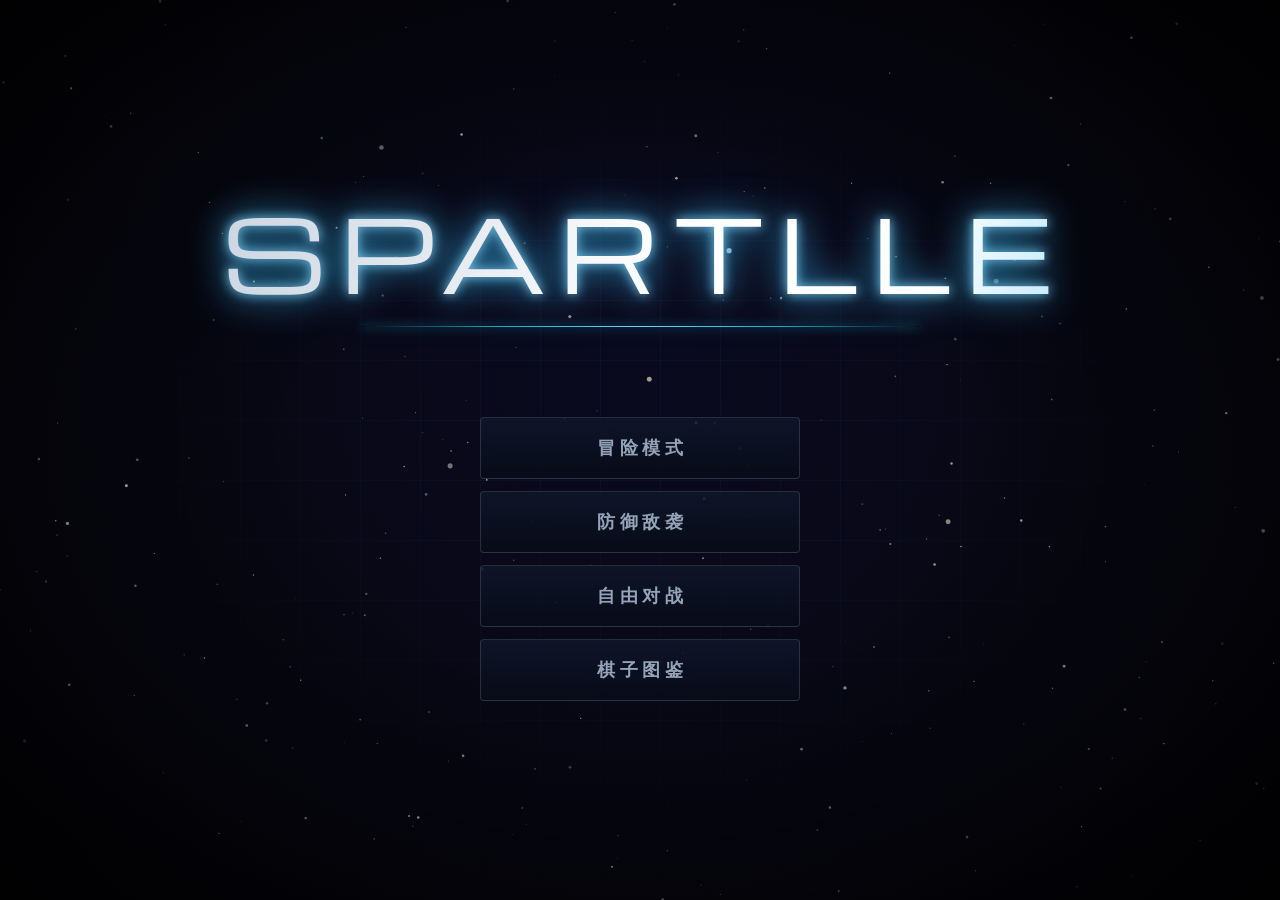
<file: index.html>
<!DOCTYPE html>
<html lang="zh-CN">
<head>
<meta charset="UTF-8">
<meta name="viewport" content="width=device-width, initial-scale=1, maximum-scale=1, user-scalable=no, viewport-fit=cover">
<title>Spartlle</title>
<link rel="preconnect" href="https://fonts.googleapis.com">
<link rel="preconnect" href="https://fonts.gstatic.com" crossorigin>
<link href="https://fonts.googleapis.com/css2?family=Michroma&family=Rajdhani:wght@400;600;700&display=swap" rel="stylesheet">
<style>
  * { box-sizing: border-box; margin: 0; padding: 0; }
  html, body {
    width: 100%; height: 100%;
    overflow: hidden; background: #05050d;
    font-family: 'Rajdhani', -apple-system, BlinkMacSystemFont, "Segoe UI", system-ui, sans-serif;
    user-select: none; touch-action: none;
  }

  #starfield { position: fixed; inset: 0; display: block; z-index: 0; }
  .grid-overlay {
    position: fixed; inset: 0;
    background-image:
      linear-gradient(rgba(96, 165, 250, 0.045) 1px, transparent 1px),
      linear-gradient(90deg, rgba(96, 165, 250, 0.045) 1px, transparent 1px);
    background-size: 60px 60px;
    mask-image: radial-gradient(ellipse at center, black 20%, transparent 70%);
    -webkit-mask-image: radial-gradient(ellipse at center, black 20%, transparent 70%);
    pointer-events: none; z-index: 1;
  }
  .vignette {
    position: fixed; inset: 0;
    background: radial-gradient(ellipse at center, transparent 35%, rgba(0,0,0,0.88) 100%);
    pointer-events: none; z-index: 1;
  }

  .menu {
    position: relative; z-index: 2;
    width: 100%; height: 100%;
    display: flex; flex-direction: column;
    align-items: center; justify-content: center;
    gap: 8vh; padding: 20px;
  }

  .title-wrap { position: relative; display: inline-block; text-align: center; }

  .title {
    font-family: 'Michroma', 'Rajdhani', sans-serif;
    font-weight: 400;
    font-size: clamp(36px, 10vw, 100px);
    letter-spacing: 0.12em; line-height: 1; margin: 0;
    padding: 0 0.06em 0.04em 0.12em;

    background: linear-gradient(100deg, #cbd5e1 0%, #ffffff 25%, #ffffff 38%, #bae6fd 47%, #ffffff 56%, #ffffff 72%, #cbd5e1 100%);
    background-size: 220% 100%;
    -webkit-background-clip: text; background-clip: text; color: transparent;
    filter: drop-shadow(0 0 6px rgba(125, 211, 252, 1)) drop-shadow(0 0 18px rgba(56, 189, 248, 0.85)) drop-shadow(0 0 44px rgba(2, 132, 199, 0.55));
    animation: titleSweep 3.6s linear infinite, titleIn 1.4s cubic-bezier(0.2, 0.9, 0.3, 1) both;
  }

  @keyframes titleSweep { 0% { background-position: 150% 0; } 100% { background-position: -50% 0; } }
  @keyframes titleIn {
    0% { letter-spacing: 0.55em; opacity: 0; filter: blur(16px) drop-shadow(0 0 6px rgba(125,211,252,1)); }
    60% { opacity: 1; }
    100% { letter-spacing: 0.12em; opacity: 1; filter: blur(0) drop-shadow(0 0 6px rgba(125,211,252,1)) drop-shadow(0 0 18px rgba(56,189,248,0.85)); }
  }

  .title-rule {
    width: min(560px, 78vw); height: 1px; margin: 22px auto 0;
    background: linear-gradient(90deg, transparent 0%, rgba(34,211,238,0.8) 25%, rgba(125,211,252,1) 50%, rgba(34,211,238,0.8) 75%, transparent 100%);
    box-shadow: 0 0 8px rgba(34,211,238,0.8), 0 0 18px rgba(34,211,238,0.5);
    animation: rulePulse 2.8s ease-in-out infinite;
  }
  @keyframes rulePulse { 0%, 100% { opacity: 0.6; } 50% { opacity: 1; } }

  .buttons {
    display: flex; flex-direction: column; gap: 12px;
    width: 100%; max-width: 320px;
  }

  .menu-btn {
    position: relative; padding: 14px 20px;
    font-family: 'Rajdhani', sans-serif; font-size: 16px; font-weight: 700;
    letter-spacing: 0.25em; text-indent: 0.25em;
    border-radius: 4px; cursor: pointer; transition: all 0.24s cubic-bezier(0.2, 0.9, 0.3, 1);
    background: linear-gradient(180deg, rgba(15,23,42,0.85) 0%, rgba(8,12,24,0.95) 100%);
    color: #94a3b8; border: 1px solid rgba(148,163,184,0.22); text-align: center; overflow: hidden; outline: none;
  }

  .menu-btn::before, .menu-btn::after {
    content: ''; position: absolute; top: 50%; width: 14px; height: 1px;
    background: var(--accent, #60a5fa); transform: translateY(-50%) scaleX(0); transition: transform 0.3s;
    box-shadow: 0 0 8px var(--accent, #60a5fa);
  }
  .menu-btn::before { left: 12px; }
  .menu-btn::after { right: 12px; }

  .menu-btn:hover::before, .menu-btn:hover::after { transform: translateY(-50%) scaleX(1); }

  .menu-btn:hover {
    color: #fff; border-color: var(--accent, #60a5fa); transform: translateY(-2px);
    box-shadow: 0 0 0 1px var(--accent, #60a5fa), 0 0 22px var(--accent-glow, rgba(96,165,250,0.5)), 0 8px 20px rgba(0,0,0,0.5);
  }

  .menu-btn[data-mode="adventure"] { --accent: #fbbf24; --accent-glow: rgba(251,191,36,0.55); }
  .menu-btn[data-mode="defense"] { --accent: #f87171; --accent-glow: rgba(248,113,113,0.55); }
  .menu-btn[data-mode="free"] { --accent: #60a5fa; --accent-glow: rgba(96,165,250,0.6); }
  .menu-btn[data-mode="codex"] { --accent: #a855f7; --accent-glow: rgba(168,85,247,0.6); }

  .toast {
    position: fixed; left: 50%; bottom: 6vh; transform: translateX(-50%) translateY(24px);
    padding: 10px 24px; border-radius: 4px; background: rgba(8,12,24,0.96);
    border: 1px solid rgba(96,165,250,0.4); color: #e2e8f0; font-size: 13px;
    letter-spacing: 0.1em; font-weight: 600; opacity: 0; pointer-events: none; transition: all 0.32s; z-index: 10; backdrop-filter: blur(10px);
  }
  .toast.show { opacity: 1; transform: translateX(-50%) translateY(0); }
  .toast .highlight { color: #7dd3fc; font-weight: 700; }

  @media (min-height: 800px) {
    .menu { gap: 10vh; }
    .menu-btn { padding: 18px 24px; font-size: 18px; }
  }
</style>
</head>
<body>

<canvas id="starfield"></canvas>
<div class="grid-overlay"></div>
<div class="vignette"></div>

<div class="menu">
  <div class="title-wrap">
    <h1 class="title">SPARTLLE</h1>
    <div class="title-rule"></div>
  </div>

  <div class="buttons">
    <button class="menu-btn" data-mode="adventure">冒险模式</button>
    <button class="menu-btn" data-mode="defense">防御敌袭</button>
    <button class="menu-btn" data-mode="free">自由对战</button>
    <button class="menu-btn" data-mode="codex">棋子图鉴</button>
  </div>
</div>

<div class="toast" id="toast"></div>

<script src="js/util.js"></script>
<script src="js/icons.js"></script>
<script src="js/pieces.js"></script>
<script src="js/starfield.js"></script>
<script src="js/save.js"></script>
<script>
(() => {
  'use strict';

  SL.initStarfield(document.getElementById('starfield'), { count: 280, mode: 'layered', twinkle: true, shooting: true, hue: true, layerMid: 0.85 });

  const toast = document.getElementById('toast');
  let toastTimer = null;
  function showToast(html) {
    toast.innerHTML = html; toast.classList.add('show');
    clearTimeout(toastTimer); toastTimer = setTimeout(() => toast.classList.remove('show'), 2000);
  }

  document.querySelectorAll('.menu-btn').forEach((btn) => {
    btn.addEventListener('click', () => {
      const mode = btn.dataset.mode;
      if (mode === 'adventure') window.location.href = 'adventure.html';
      else if (mode === 'defense') showToast('<span class="highlight">防御敌袭</span> · 开发中');
      else if (mode === 'free') window.location.href = 'game.html';
      else if (mode === 'codex') window.location.href = 'codex.html';
    });
  });

})();
</script>
</body>
</html>
</file>
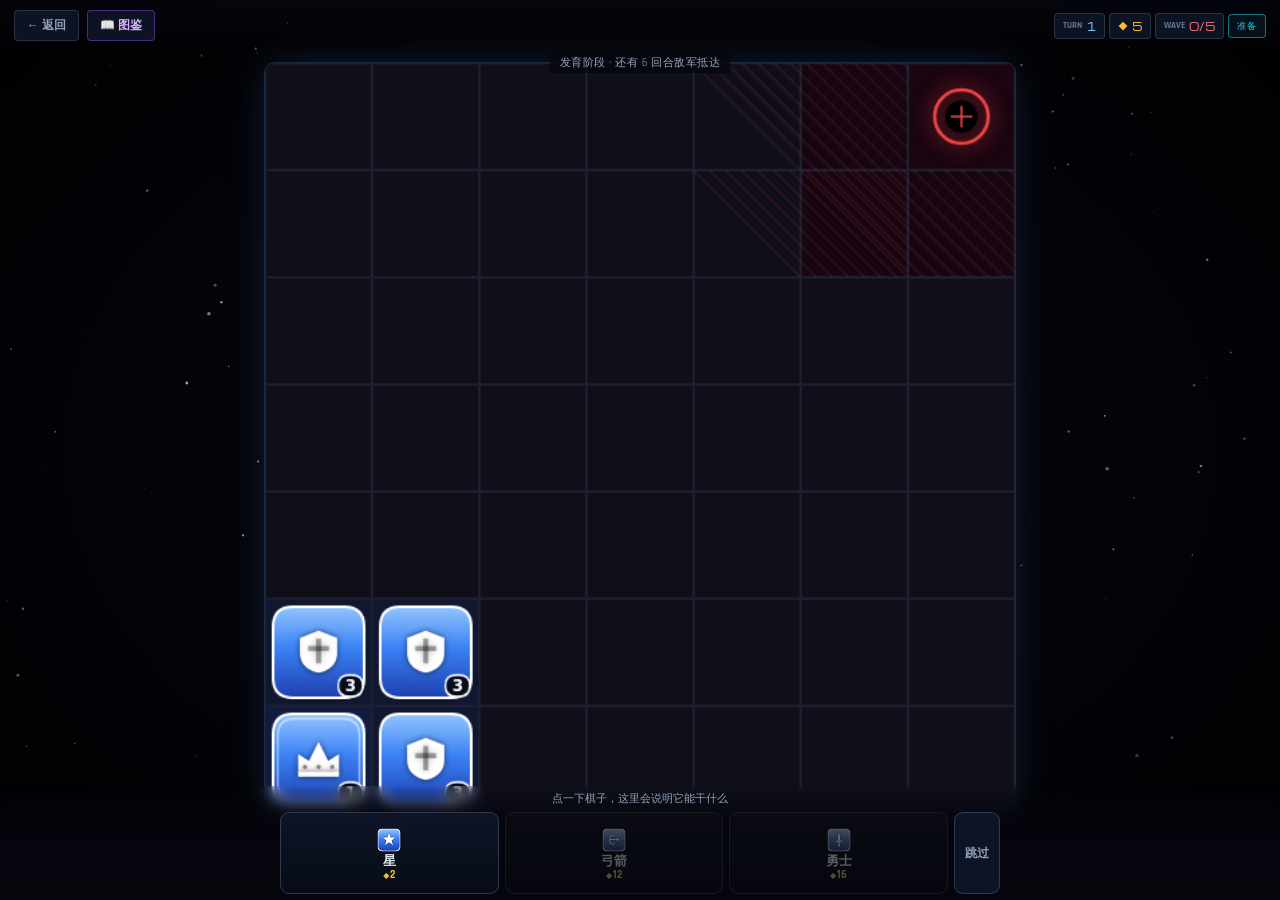
<file: 1-1.html>
<!DOCTYPE html>
<html lang="zh-CN">
<head>
<meta charset="UTF-8">
<meta name="viewport" content="width=device-width, initial-scale=1.0, maximum-scale=1.0, user-scalable=no, viewport-fit=cover">
<title>Spartlle · 第一章 LEVEL 01</title>
<link rel="preconnect" href="https://fonts.googleapis.com">
<link rel="preconnect" href="https://fonts.gstatic.com" crossorigin>
<link href="https://fonts.googleapis.com/css2?family=Michroma&family=Rajdhani:wght@400;600;700&display=swap" rel="stylesheet">
<link rel="stylesheet" href="css/piecesheet.css">
<style>
  * { box-sizing: border-box; margin: 0; padding: 0; }
  html, body {
    width: 100%; height: 100%; overflow: hidden; background: #05050d; color: #e2e8f0;
    font-family: 'Rajdhani', -apple-system, BlinkMacSystemFont, "Segoe UI", system-ui, sans-serif;
    /* 允许纵向平移：棋盘要能上下滑动来避开底部弹出的说明条 / 操作框。
       touch-action 会沿祖先链求交，这里若为 none，子元素的滚动会被一起禁掉。 */
    user-select: none; touch-action: pan-y;
  }

  #starfield { position: fixed; inset: 0; display: block; z-index: 0; }
  .vignette { position: fixed; inset: 0; background: radial-gradient(ellipse at center, transparent 30%, rgba(0,0,0,0.9) 100%); pointer-events: none; z-index: 1; }

  /* ===== 顶部栏 ===== */
  .topbar {
    position: fixed; top: 0; left: 0; right: 0; z-index: 10; display: flex; align-items: center; justify-content: space-between;
    padding: 10px 14px; padding-top: calc(10px + env(safe-area-inset-top));
    background: linear-gradient(180deg, rgba(5,5,13,0.95) 0%, rgba(5,5,13,0) 100%); pointer-events: none;
  }
  .topbar > * { pointer-events: auto; }
  
  .topbar-left { display: flex; gap: 8px; }

  .back-btn {
    display: flex; align-items: center; gap: 6px; padding: 6px 12px; background: rgba(15,23,42,0.85);
    border: 1px solid rgba(148,163,184,0.22); border-radius: 4px; color: #94a3b8;
    font-family: 'Rajdhani', sans-serif; font-size: 12px; font-weight: 700;
    cursor: pointer; transition: all 0.22s; backdrop-filter: blur(6px);
  }
  .back-btn:hover, .back-btn:active { color: #fff; border-color: #60a5fa; }

  .hud-stats { display: flex; gap: 4px; align-items: center; flex-wrap: wrap; justify-content: flex-end; }
  .stat-box {
    display: flex; align-items: center; gap: 4px; padding: 4px 8px; background: rgba(15,23,42,0.85);
    border: 1px solid rgba(148,163,184,0.22); border-radius: 4px; backdrop-filter: blur(6px);
    font-family: 'Rajdhani', sans-serif;
  }
  .stat-label { font-size: 9px; color: #64748b; font-weight: 700; display: none; }
  .stat-value { font-family: 'Michroma', sans-serif; font-size: 11px; color: #7dd3fc; }
  .stat-box.meteor .stat-value { color: #fbbf24; }
  .stat-box.meteor .stat-icon { color: #fbbf24; }
  .stat-box.wave .stat-value { color: #f87171; }
  .stat-icon { width: 10px; height: 10px; display: flex; align-items: center; justify-content: center; }
  .stat-icon svg { width: 100%; height: 100%; display: block; }

  .phase-tag {
    padding: 4px 8px; border-radius: 4px; font-family: 'Michroma', sans-serif;
    font-size: 9px; letter-spacing: 0.1em; border: 1px solid; transition: all 0.3s;
  }
  .phase-tag.prepare { color: #22d3ee; border-color: rgba(34,211,238,0.5); background: rgba(34,211,238,0.08); }
  .phase-tag.battle { color: #f87171; border-color: rgba(248,113,113,0.5); background: rgba(248,113,113,0.08); animation: phasePulse 1.5s infinite; }
  @keyframes phasePulse { 0%, 100% { box-shadow: 0 0 0 rgba(248,113,113,0); } 50% { box-shadow: 0 0 8px rgba(248,113,113,0.5); } }

  /* ===== 舞台：可上下滑动的棋盘 ===== */
  /* 棋盘尺寸固定不变；弹出栏（说明条 / 攻击移动框）出现时不再缩小棋盘，
     而是靠上下滑动把被盖住的部分移出来。 */
  .stage {
    position: fixed; inset: 0; z-index: 5;
    overflow-y: auto; overflow-x: hidden;
    -webkit-overflow-scrolling: touch;
    overscroll-behavior: contain;
    touch-action: pan-y;
  }
  .board-wrap {
    min-height: 100%;
    display: flex; flex-direction: column; align-items: center;
    /* 上下留白由 JS 写入：顶部让开顶栏，底部保证能滚到让棋盘下沿露出底栏上方 */
    padding: var(--pad-top, 60px) var(--pad-right, 6px) var(--pad-bottom, 160px) 6px;
  }
  #board {
    display: block; border-radius: 8px; box-shadow: 0 0 0 1px rgba(96,165,250,0.2), 0 0 30px rgba(96,165,250,0.15);
    cursor: pointer; touch-action: pan-y; flex-shrink: 0;
    /* 有余量时垂直居中，内容超高时 auto 归零 → 顶部不会被裁掉、能滚到 */
    margin: auto 0;
  }

  /* ===== 底部 UI ===== */
  /* 提示挪到顶栏下沿：它原来贴在 125px 高度，正好横在棋盘下边缘 */
  .hint {
    position: fixed; top: calc(52px + env(safe-area-inset-top)); left: 50%; transform: translateX(-50%); z-index: 9;
    font-size: 11px; color: #94a3b8; letter-spacing: 0.05em; text-align: center; pointer-events: none;
    padding: 3px 10px; border-radius: 4px; background: rgba(5,5,13,0.8); max-width: 92vw;
    overflow: hidden; text-overflow: ellipsis; white-space: nowrap; transition: opacity 0.3s;
  }
  .hint.hidden { opacity: 0; }

  /* 棋子操作条：底栏里的普通一行（不是浮层），不会盖住棋盘 */
  .action-panel {
    display: none; align-items: center; justify-content: center; flex-wrap: wrap; gap: 4px;
    width: 100%; max-width: 720px; padding: 4px 6px;
    background: rgba(10, 15, 30, 0.92); border: 1.5px solid rgba(96,165,250,0.4); border-radius: 8px;
  }
  .action-panel.show { display: flex; }
  #actionButtons { display: flex; flex-wrap: wrap; justify-content: center; gap: 4px; }
  .action-panel-title {
    font-family: 'Rajdhani', sans-serif; font-size: 12px; font-weight: 700; color: #e2e8f0;
    padding: 0 4px 0 2px; border-right: 1px solid rgba(148,163,184,0.3); margin-right: 2px;
  }
  .action-btn {
    padding: 6px 12px; border-radius: 6px; font-family: 'Rajdhani', sans-serif;
    font-size: 12px; font-weight: 700; cursor: pointer; transition: all 0.15s;
    border: 1px solid transparent; background: rgba(15,23,42,0.8); color: #cbd5e1;
  }
  .action-btn.active { border-color: #fbbf24; color: #fde68a; background: rgba(251,191,36,0.1); }
  .action-btn.btn-attack.active { border-color: #ef4444; color: #fca5a5; }
  .action-btn.btn-move.active { border-color: #22c55e; color: #86efac; }
  .action-btn.btn-shoot.active { border-color: #22d3ee; color: #67e8f9; }
  .action-btn.btn-cancel { border-color: rgba(148,163,184,0.3); color: #94a3b8; }

  /* 底栏：棋子说明条常驻在按钮上方（点过棋子就有内容），不再用浮层提示 */
  .bottom-panel {
    position: fixed; left: 0; right: 0; bottom: 0; z-index: 20;
    display: flex; flex-direction: column; align-items: center; gap: 5px;
    padding: 6px 8px; padding-bottom: calc(6px + env(safe-area-inset-bottom));
    background: linear-gradient(0deg, rgba(5,5,13,0.99) 0%, rgba(5,5,13,0.9) 72%, rgba(5,5,13,0) 100%);
    backdrop-filter: blur(6px);
  }
  .bottom-panel .hint-line {
    width: 100%; max-width: 720px; font-size: 11px; color: #94a3b8; text-align: center;
    line-height: 1.35; min-height: 15px;
  }

  .skip-btn {
    padding: 4px 10px; background: rgba(15,23,42,0.85); border: 1.5px solid rgba(148,163,184,0.3); border-radius: 9px;
    color: #94a3b8; font-family: 'Rajdhani', sans-serif; font-size: 11px; font-weight: 700;
    cursor: pointer; min-height: 62px; display: flex; align-items: center;
  }
  .skip-btn:disabled { opacity: 0.35; }

  .gameover-overlay {
    position: fixed; inset: 0; z-index: 100; background: rgba(2, 4, 10, 0.85);
    backdrop-filter: blur(10px); display: none; align-items: center; justify-content: center; padding: 20px;
  }
  .gameover-overlay.show { display: flex; }
  .gameover-card {
    text-align: center; padding: 24px; width: 100%; max-width: 320px;
    background: linear-gradient(180deg, rgba(15,23,42,0.98) 0%, rgba(8,12,24,0.98) 100%);
    border: 1.5px solid; border-radius: 12px;
  }
  .gameover-card.win { border-color: rgba(34,211,238,0.6); }
  .gameover-card.lose { border-color: rgba(239,68,68,0.6); }
  .gameover-title { font-family: 'Michroma', sans-serif; font-size: 20px; margin-bottom: 8px; }
  .gameover-card.win .gameover-title { color: #22d3ee; }
  .gameover-card.lose .gameover-title { color: #f87171; }
  .gameover-sub { font-size: 12px; color: #94a3b8; margin-bottom: 16px; }
  .gameover-btn {
    padding: 10px 16px; border-radius: 6px; font-family: 'Rajdhani', sans-serif;
    font-size: 13px; font-weight: 700; cursor: pointer; border: 1.5px solid;
  }
  .gameover-btn.primary { color: #0a0a1a; background: #22d3ee; border-color: #22d3ee; }
  .gameover-btn.secondary { color: #94a3b8; border-color: rgba(148,163,184,0.4); background: transparent; margin-left: 8px; }

  @media (min-width: 600px) {
    .stat-label { display: block; }
    .skip-btn { font-size: 12px; padding: 4px 14px; }
    .action-panel { gap: 6px; padding: 6px 10px; }
    .action-btn { padding: 6px 14px; font-size: 13px; }
    #board { border-radius: 10px; box-shadow: 0 0 0 1px rgba(96,165,250,0.2), 0 0 40px rgba(96,165,250,0.15); }
  }

  /* 横屏手机：顶栏与底栏同时变矮，把竖向空间全留给棋盘 */
  @media (max-height: 460px) {
    .hint { top: calc(44px + env(safe-area-inset-top)); font-size: 10px; }
    .bottom-panel .hint-line { display: none; }
  }

  /* 横屏手机：棋子条改为贴右侧竖排 —— 竖屏时它吃掉 140px 高度，
     横屏总共才 390px，横着放棋盘只剩 280px，竖着放能拿到 340px。 */
  @media (orientation: landscape) and (max-height: 520px) {
    #bottomPanel {
      left: auto; right: 0; top: 0; bottom: 0; width: 172px;
      justify-content: center; padding: 8px 6px;
      padding-right: calc(6px + env(safe-area-inset-right, 0px));
      background: linear-gradient(90deg, rgba(5,5,13,0) 0%, rgba(5,5,13,0.96) 24%);
      overflow-y: auto;
    }
    #bottomPanel .hint-line { display: none; }
    .dock-row { flex-direction: column; align-items: stretch; gap: 6px; }
    /* 直接写死列数：元素上的内联 --ps-cols 优先级高于样式表，改变量没用 */
    #pieceContainer { grid-template-columns: repeat(2, minmax(0, 1fr)); }
    .dock-aux { flex-direction: row; }
    .skip-btn { width: 100%; min-height: 32px; justify-content: center; font-size: 11px; }
    .ps-desc-text { max-height: 96px; }

    /* 顶栏给右侧棋子条让位，否则陨石/阶段标签会被盖住 */
    .topbar { padding-right: 184px; }
    .hud-stats { gap: 3px; }
    .hud-stats .stat-box { padding: 3px 6px; }
    .hud-stats .phase-tag { padding: 3px 6px; }
  }
</style>
</head>
<body>

<canvas id="starfield"></canvas>
<div class="vignette"></div>

<div class="topbar">
  <div class="topbar-left">
    <button class="back-btn" id="backBtn">← 返回</button>
    <button class="back-btn" id="codexBtn" style="border-color: rgba(168,85,247,0.4); color: #d8b4fe;">📖 图鉴</button>
  </div>
  
  <div class="hud-stats">
    <div class="stat-box"><span class="stat-label">TURN</span><span class="stat-value" id="hudTurn">1</span></div>
    <div class="stat-box meteor">
      <span class="stat-icon"><svg viewBox="0 0 16 16"><path d="M8 1 L15 8 L8 15 L1 8 Z" fill="currentColor"/></svg></span>
      <span class="stat-value" id="hudMeteor">5</span>
    </div>
    <div class="stat-box wave"><span class="stat-label">WAVE</span><span class="stat-value" id="hudWave">0/5</span></div>
    <div class="phase-tag prepare" id="hudPhase">准备</div>
  </div>
</div>

<div class="stage">
  <div class="board-wrap">
    <canvas id="board"></canvas>
  </div>
</div>

<div class="hint" id="hint">点击下方棋子进行放置</div>

<div class="bottom-panel" id="bottomPanel">
  <div class="hint-line" id="descLine">点一下棋子，这里会说明它能干什么</div>
  <!-- 操作条是底栏的一行，点棋子时才展开；不再是盖在棋盘上的浮层 -->
  <div class="action-panel" id="actionPanel">
    <div class="action-panel-title" id="actionPanelTitle">棋子</div>
    <div id="actionButtons"></div>
  </div>
  <div class="ps-desc" id="pieceDesc">
    <canvas class="ps-desc-icon" id="descIcon" width="44" height="44"></canvas>
    <div class="ps-desc-body">
      <div class="ps-desc-head"><span id="descName"></span><span class="ps-desc-tag" id="descTag"></span></div>
      <div class="ps-desc-text" id="descText"></div>
    </div>
  </div>
  <div class="dock-row">
    <div class="ps-sheet" id="pieceContainer" style="--ps-cols:3"></div>
    <div class="dock-aux">
      <button class="skip-btn" id="skipBtn">跳过</button>
    </div>
  </div>
</div>

<div class="gameover-overlay" id="gameoverOverlay">
  <div class="gameover-card" id="gameoverCard">
    <div class="gameover-title" id="gameoverTitle">VICTORY</div>
    <div class="gameover-sub" id="gameoverSub">所有敌人已被歼灭</div>
    <div>
      <button class="gameover-btn primary" id="gameoverBackBtn">返回</button>
      <button class="gameover-btn secondary" id="gameoverRetryBtn">重试</button>
    </div>
  </div>
</div>

<script src="js/util.js"></script>
<script src="js/icons.js"></script>
<script src="js/pieces.js"></script>
<script src="js/piecesheet.js"></script>
<script src="js/starfield.js"></script>
<script src="js/save.js"></script>
<script>
(() => {
  'use strict';

  const CFG = {
    N: 7, CELL: 80, DPR: Math.min(window.devicePixelRatio || 1, 2),
    SPAWN_TURN_START: 7, SPAWN_INTERVAL: 3, MONSTER_MOVE_INTERVAL: 2,
    TOTAL_WAVES: 5, WAVE_SIZES: [2, 2, 2, 2, 3],
    MONSTER_HP: 3, MONSTER_ATK: 1, BASE_HP: 1, FORT_HP: 3, START_METEORS: 5,
  };

  const PIECES = SL.PIECE_TYPES;

  const BASE_POS = { col: 0, row: 0 };
  const FORTS = [{ col: 1, row: 0 }, { col: 0, row: 1 }, { col: 1, row: 1 }];
  const SPAWNER_POS = { col: 6, row: 6 };
  const SPAWN_CELLS = [{ col: 5, row: 6 }, { col: 6, row: 5 }, { col: 5, row: 5 }];

  const DIRS8 = [{dc:1,dr:0},{dc:-1,dr:0},{dc:0,dr:1},{dc:0,dr:-1},{dc:1,dr:1},{dc:1,dr:-1},{dc:-1,dr:1},{dc:-1,dr:-1}];
  const DIRS4 = [{dc:1,dr:0},{dc:-1,dr:0},{dc:0,dr:1},{dc:0,dr:-1}];

  const C = {
    empty: '#0f0f1a', grid: '#1e1e30', base: '#101c3d', fort: '#0f1830',
    spawner: '#1a0511', spawnCell: '#150612',
    p1: '#3b82f6', p1d: '#1e40af', p1l: '#93c5fd',
    monster: '#7f1d1d', monsterD: '#450a0a', monsterL: '#f87171',
    hover: '#ffffff', select: '#fbbf24', valid: '#22c55e',
    aim: '#22d3ee', aimEmpty: '#64748b', attack: '#ef4444', move: '#22c55e'
  };

  // 提前声明，供 updateHUD 使用（真正的赋值在下方「棋子条」一节）
  let pieceButtons = [];
  let descShown = null;

  const state = {
    turn: 1, completedTurns: 0, meteors: CFG.START_METEORS,
    pieces: new Map(), monsters: [], wave: 0, phase: 'prepare',
    gameOver: false, victory: false, isProcessing: false, turnPhase: null, animT: 0, animDur: 0.4,
  };

  let placing = null, selected = null, controlAction = null, hover = null;
  let arrows = [], effects = [];

  function cellRect(col, row) { return { x: col * CFG.CELL, y: (CFG.N - 1 - row) * CFG.CELL, w: CFG.CELL, h: CFG.CELL }; }
  function cellCenter(col, row) { const r = cellRect(col, row); return { x: r.x + r.w / 2, y: r.y + r.h / 2 }; }
  function pixelToCell(px, py, rectWidth, rectHeight) {
    const scaleX = SIZE / rectWidth; const scaleY = SIZE / rectHeight;
    const col = Math.floor((px * scaleX) / CFG.CELL); const row = CFG.N - 1 - Math.floor((py * scaleY) / CFG.CELL);
    return (col >= 0 && col < CFG.N && row >= 0 && row < CFG.N) ? { col, row } : null;
  }

  const canvas = document.getElementById('board');
  const ctx = canvas.getContext('2d');
  const SIZE = CFG.N * CFG.CELL;
  canvas.width = SIZE * CFG.DPR; canvas.height = SIZE * CFG.DPR; ctx.scale(CFG.DPR, CFG.DPR);

  const roundRect = (x, y, w, h, r) => SL.roundRectCtx(ctx, x, y, w, h, r);

  const key = (c, r) => c + ',' + r;
  const inBounds = (c, r) => c >= 0 && c < CFG.N && r >= 0 && r < CFG.N;

  function isDisabledCell(col, row) {
    if (col === SPAWNER_POS.col && row === SPAWNER_POS.row) return true;
    for (const s of SPAWN_CELLS) if (s.col === col && s.row === row) return true;
    return false;
  }
  function isBaseCell(col, row) { return col === BASE_POS.col && row === BASE_POS.row; }
  function isFortCell(col, row) { return FORTS.some(f => f.col === col && f.row === row); }
  function isSpawnCell(col, row) { return SPAWN_CELLS.some(s => s.col === col && s.row === row); }

  function getPieceAt(col, row) { return state.pieces.get(key(col, row)); }
  function getMonsterAt(col, row) { return state.monsters.find(m => m.col === col && m.row === row); }

  function initPieces() {
    state.pieces.set(key(BASE_POS.col, BASE_POS.row), { type: 'base', hp: CFG.BASE_HP, maxHp: CFG.BASE_HP });
    for (const f of FORTS) state.pieces.set(key(f.col, f.row), { type: 'fort', hp: CFG.FORT_HP, maxHp: CFG.FORT_HP });
  }

  function getPlaceableCells() {
    const set = new Set();
    for (const [k, piece] of state.pieces) {
      const [col, row] = k.split(',').map(Number);
      for (const d of DIRS8) {
        const c = col + d.dc; const r = row + d.dr;
        if (!inBounds(c, r) || isDisabledCell(c, r) || state.pieces.has(key(c, r)) || getMonsterAt(c, r)) continue;
        set.add(key(c, r));
      }
    }
    return [...set].map(k => { const [col, row] = k.split(',').map(Number); return { col, row }; });
  }

  function doPlace(type, col, row) {
    const def = PIECES[type];
    if (!def || state.meteors < def.cost || state.pieces.has(key(col, row)) || getMonsterAt(col, row) || isDisabledCell(col, row)) return false;
    const legal = getPlaceableCells().some(c => c.col === col && c.row === row); if (!legal) return false;
    state.meteors -= def.cost; state.pieces.set(key(col, row), { type, hp: def.maxHp, maxHp: def.maxHp });
    endPlayerTurn(); return true;
  }

  function findShootTarget(col, row, dc, dr) {
    let c = col + dc; let r = row + dr;
    while (inBounds(c, r)) {
      if (c === SPAWNER_POS.col && r === SPAWNER_POS.row) return { col: c, row: r, kind: 'spawner' };
      const mon = getMonsterAt(c, r); if (mon) return { col: c, row: r, kind: 'monster', monster: mon };
      const piece = getPieceAt(c, r); if (piece) return { col: c, row: r, kind: 'piece', piece };
      c += dc; r += dr;
    }
    return null;
  }

  function doShoot(col, row, dc, dr) {
    const piece = getPieceAt(col, row); if (!piece || piece.kind === 'base' || piece.kind === 'fort') return false;
    const hit = findShootTarget(col, row, dc, dr); const start = cellCenter(col, row);
    let end, target = null;
    if (hit) {
      end = cellCenter(hit.col, hit.row);
      if (hit.kind === 'monster') target = { kind: 'monster', ref: hit.monster };
      else if (hit.kind === 'piece') target = { kind: 'piece', col: hit.col, row: hit.row };
    } else {
      let c = col, r = row; while (inBounds(c + dc, r + dr)) { c += dc; r += dr; }
      const outCol = c + dc; const outRow = r + dr;
      end = { x: (outCol + 0.5) * CFG.CELL, y: (CFG.N - outRow - 0.5) * CFG.CELL };
    }
    const dist = Math.hypot(end.x - start.x, end.y - start.y); const dur = Math.max(0.15, dist / 1400);
    arrows.push({ x0: start.x, y0: start.y, x: start.x, y: start.y, tx: end.x, ty: end.y, t: 0, dur, target });
    endPlayerTurn(); return true;
  }

  function doMeleeAttack(fromCol, fromRow, toCol, toRow) {
    const attacker = getPieceAt(fromCol, fromRow); if (!attacker) return false;
    const mon = getMonsterAt(toCol, toRow); if (!mon) return false;
    const dmg = PIECES[attacker.type].attackDamage || 1; mon.hp -= dmg;
    addDamageEffect(toCol, toRow, dmg); addEffect({ type: 'attack', col: toCol, row: toRow, t: 0, dur: 0.4 });
    if (mon.hp <= 0) killMonster(mon);
    endPlayerTurn(); return true;
  }

  function getMoveTargets(col, row) {
    const piece = getPieceAt(col, row); if (!piece || piece.type !== 'warrior') return [];
    const range = PIECES.warrior.moveRange; const out = [];
    for (const d of DIRS4) {
      for (let step = 1; step <= range; step++) {
        const c = col + d.dc * step; const r = row + d.dr * step;
        if (!inBounds(c, r) || state.pieces.has(key(c, r)) || getMonsterAt(c, r) || isDisabledCell(c, r)) break;
        out.push({ col: c, row: r, step });
      }
    } return out;
  }

  function doMove(fromCol, fromRow, toCol, toRow) {
    const piece = getPieceAt(fromCol, fromRow); if (!piece) return false;
    state.pieces.delete(key(fromCol, fromRow)); state.pieces.set(key(toCol, toRow), piece);
    endPlayerTurn(); return true;
  }

  function addEffect(e) { effects.push(e); }
  function addDamageEffect(col, row, amount) { addEffect({ type: 'damage', col, row, amount, t: 0, dur: 0.8 }); }
  function addDeathEffect(col, row, color) { addEffect({ type: 'death', col, row, t: 0, dur: 0.6, color }); }
  function killMonster(mon) { const idx = state.monsters.indexOf(mon); if (idx >= 0) { addDeathEffect(mon.col, mon.row, '#fca5a5'); state.monsters.splice(idx, 1); } }

  function endPlayerTurn() {
    if (state.gameOver || state.isProcessing) return;
    selected = null; controlAction = null; placing = null; renderActionPanel();
    state.completedTurns++; state.turn = state.completedTurns + 1;
    state.isProcessing = true; state.turnPhase = 'projectile';
    if (arrows.length === 0) startMonsterPhase();
  }

  function startMonsterPhase() {
    if (shouldSpawnWave(state.completedTurns)) spawnWave();
    const shouldMove = (state.completedTurns % CFG.MONSTER_MOVE_INTERVAL === 0);
    if (shouldMove) {
      for (const mon of state.monsters) { mon.oldCol = mon.col; mon.oldRow = mon.row; }
      executeMonsterTurn(); state.turnPhase = 'monsterMove'; state.animT = 0;
    } else { finishTurnPhase(); }
  }

  function finishTurnPhase() {
    state.isProcessing = false; state.turnPhase = null;
    checkGameEnd();
    if (!state.gameOver) {
      let gained = 0; for (const [, piece] of state.pieces) { if (piece.type === 'star') gained += PIECES.star.produce; }
      state.meteors += gained;
    }
    updateHUD();
  }

  function updateTurnPhase(dt) {
    if (!state.isProcessing) return;
    if (state.turnPhase === 'projectile') { if (arrows.length === 0) startMonsterPhase(); }
    else if (state.turnPhase === 'monsterMove') {
      state.animT += dt / state.animDur;
      if (state.animT >= 1) { state.animT = 1; finishTurnPhase(); }
    }
  }

  function shouldSpawnWave(t) {
    if (state.wave >= CFG.TOTAL_WAVES || t < CFG.SPAWN_TURN_START) return false;
    if ((t - CFG.SPAWN_TURN_START) % CFG.SPAWN_INTERVAL !== 0) return false;
    return true;
  }

  function spawnWave() {
    const count = CFG.WAVE_SIZES[state.wave];
    const available = SPAWN_CELLS.filter(s => !state.pieces.has(key(s.col, s.row)) && !getMonsterAt(s.col, s.row));
    const shuffled = [...available].sort(() => Math.random() - 0.5);
    let spawned = 0;
    for (const s of shuffled) {
      if (spawned >= count) break;
      state.monsters.push({ col: s.col, row: s.row, hp: CFG.MONSTER_HP, maxHp: CFG.MONSTER_HP, preferLeft: Math.random() < 0.5, bornTurn: state.completedTurns });
      spawned++;
    }
    state.wave++; state.phase = 'battle';
  }

  function executeMonsterTurn() {
    if (state.monsters.length === 0) return;
    const sorted = [...state.monsters].sort((a, b) => (a.col + a.row) - (b.col + b.row));
    const occupied = new Set();
    for (const mon of sorted) {
      if (mon.bornTurn === state.completedTurns) continue;
      const dirs = mon.preferLeft ? ['left', 'down'] : ['down', 'left'];
      for (const dir of dirs) {
        let c = mon.col, r = mon.row;
        if (dir === 'left') c -= 1; else if (dir === 'down') r -= 1;
        if (!inBounds(c, r) || (c === SPAWNER_POS.col && r === SPAWNER_POS.row)) continue;
        const piece = getPieceAt(c, r);
        if (piece) {
          piece.hp -= CFG.MONSTER_ATK; addDamageEffect(c, r, CFG.MONSTER_ATK); addEffect({ type: 'attack', col: c, row: r, t: 0, dur: 0.4 });
          if (piece.hp <= 0) { state.pieces.delete(key(c, r)); addDeathEffect(c, r, '#93c5fd'); }
          break;
        }
        if (occupied.has(key(c, r)) || state.monsters.find(m => m !== mon && m.col === c && m.row === r)) continue;
        mon.col = c; mon.row = r; occupied.add(key(c, r)); break;
      }
    }
  }

  function checkGameEnd() {
    const basePiece = getPieceAt(BASE_POS.col, BASE_POS.row);
    if (!basePiece || basePiece.hp <= 0) { state.gameOver = true; state.phase = 'defeat'; showGameOver(false); return; }
    if (state.wave >= CFG.TOTAL_WAVES && state.monsters.length === 0) { state.gameOver = true; state.victory = true; state.phase = 'victory'; showGameOver(true); return; }
  }

  function showGameOver(win) {
    const overlay = document.getElementById('gameoverOverlay'); const card = document.getElementById('gameoverCard');
    const title = document.getElementById('gameoverTitle'); const sub = document.getElementById('gameoverSub');
    card.className = 'gameover-card ' + (win ? 'win' : 'lose');
    title.textContent = win ? 'VICTORY' : 'DEFEAT';
    sub.textContent = win ? '所有敌人已被歼灭' : '大本营已被摧毁';
    overlay.classList.add('show');
    if (win) {
      try {
        const SAVE_KEY = 'spartlle_adventure_v1'; const raw = localStorage.getItem(SAVE_KEY);
        const save = raw ? JSON.parse(raw) : { version: 1, progress: {} }; if (!save.progress) save.progress = {};
        const k = `c1-l1`; const p = save.progress[k] || { easy: false, hard: false, x: false };
        const params = new URLSearchParams(window.location.search); const d = (params.get('d') || 'easy').toLowerCase();
        if (d === 'easy' || d === 'hard' || d === 'x') p[d] = true;
        save.progress[k] = p; localStorage.setItem(SAVE_KEY, JSON.stringify(save));
      } catch (e) {}
    }
  }

  function drawFloor(col, row) {
    const r = cellRect(col, row); let fill = C.empty;
    if (isBaseCell(col, row)) fill = C.base; else if (isFortCell(col, row)) fill = C.fort;
    else if (col === SPAWNER_POS.col && row === SPAWNER_POS.row) fill = C.spawner; else if (isSpawnCell(col, row)) fill = C.spawnCell;
    ctx.fillStyle = fill; ctx.fillRect(r.x, r.y, r.w, r.h);
    ctx.strokeStyle = C.grid; ctx.lineWidth = 1; ctx.strokeRect(r.x + 0.5, r.y + 0.5, r.w - 1, r.h - 1);
    const cx = r.x + r.w / 2; const cy = r.y + r.h / 2;
    if (col === SPAWNER_POS.col && row === SPAWNER_POS.row) {
      const pulse = 1 + 0.08 * Math.sin(performance.now() / 320);
      ctx.save(); ctx.shadowColor = '#ef4444'; ctx.shadowBlur = 16 * pulse; ctx.strokeStyle = '#ef4444'; ctx.lineWidth = 2.5;
      ctx.beginPath(); ctx.arc(cx, cy, 20, 0, Math.PI * 2); ctx.stroke(); ctx.restore();
      ctx.fillStyle = '#000'; ctx.beginPath(); ctx.arc(cx, cy, 12, 0, Math.PI * 2); ctx.fill();
      ctx.strokeStyle = '#ef4444'; ctx.lineWidth = 1.5; ctx.beginPath(); ctx.moveTo(cx - 8, cy); ctx.lineTo(cx + 8, cy); ctx.moveTo(cx, cy - 8); ctx.lineTo(cx, cy + 8); ctx.stroke();
    } else if (isSpawnCell(col, row)) {
      ctx.save(); ctx.strokeStyle = 'rgba(239,68,68,0.15)'; ctx.lineWidth = 1.5;
      for (let i = -r.w; i < r.w; i += 12) { ctx.beginPath(); ctx.moveTo(r.x + i, r.y); ctx.lineTo(r.x + i + r.h, r.y + r.h); ctx.stroke(); } ctx.restore();
    }
  }

  function drawPieceVisual(col, row, piece, alpha = 1) {
    const r = cellRect(col, row); const cx = r.x + r.w / 2; const cy = r.y + r.h / 2;
    const size = r.w - 12; const half = size / 2;
    ctx.save(); ctx.globalAlpha = alpha; SL.paintPieceBody(ctx, cx, cy, size, piece.type, 'player');
    const hpStr = String(Math.max(0, piece.hp)); ctx.font = `900 12px ui-sans-serif, system-ui, sans-serif`;
    const textW = ctx.measureText(hpStr).width; const badgeH = 16; const badgeW = Math.max(badgeH, textW + 10); const rad = badgeH / 2;
    const bx = cx + half - badgeW - 1; const by = cy + half - badgeH - 1;
    ctx.fillStyle = 'rgba(0,0,0,0.85)'; roundRect(bx, by, badgeW, badgeH, rad); ctx.fill();
    ctx.strokeStyle = '#ffffff'; ctx.lineWidth = 1.4; roundRect(bx, by, badgeW, badgeH, rad); ctx.stroke();
    const ratio = Math.max(0, piece.hp) / piece.maxHp; ctx.fillStyle = ratio > 0.6 ? '#ffffff' : ratio > 0.3 ? '#fde68a' : '#fca5a5';
    ctx.textAlign = 'center'; ctx.textBaseline = 'middle'; ctx.fillText(hpStr, bx + badgeW / 2, by + badgeH / 2 + 0.5); ctx.restore();
  }

  function drawMonsterVisual(mon, alpha = 1) {
    let rCol = mon.col; let rRow = mon.row;
    if (state.isProcessing && state.turnPhase === 'monsterMove' && mon.oldCol !== undefined) {
      const t = Math.min(1, state.animT); const easeT = t < 0.5 ? 2 * t * t : 1 - Math.pow(-2 * t + 2, 2) / 2;
      rCol = mon.oldCol + (mon.col - mon.oldCol) * easeT; rRow = mon.oldRow + (mon.row - mon.oldRow) * easeT;
    }
    const r = cellRect(rCol, rRow); const cx = r.x + r.w / 2; const cy = r.y + r.h / 2;
    const size = r.w - 12; const half = size / 2;
    ctx.save(); ctx.globalAlpha = alpha; SL.paintPieceBody(ctx, cx, cy, size, 'monster', 'monster');
    const hpStr = String(Math.max(0, mon.hp)); ctx.font = `900 12px ui-sans-serif, system-ui, sans-serif`;
    const textW = ctx.measureText(hpStr).width; const badgeH = 16; const badgeW = Math.max(badgeH, textW + 10); const rad = badgeH / 2;
    const bx = cx + half - badgeW - 1; const by = cy + half - badgeH - 1;
    ctx.fillStyle = 'rgba(0,0,0,0.85)'; roundRect(bx, by, badgeW, badgeH, rad); ctx.fill();
    ctx.strokeStyle = '#ffffff'; ctx.lineWidth = 1.4; roundRect(bx, by, badgeW, badgeH, rad); ctx.stroke();
    const ratio = Math.max(0, mon.hp) / mon.maxHp; ctx.fillStyle = ratio > 0.6 ? '#ffffff' : ratio > 0.3 ? '#fde68a' : '#fca5a5';
    ctx.textAlign = 'center'; ctx.textBaseline = 'middle'; ctx.fillText(hpStr, bx + badgeW / 2, by + badgeH / 2 + 0.5); ctx.restore();
  }

  function draw() {
    ctx.clearRect(0, 0, SIZE, SIZE);
    for (let row = 0; row < CFG.N; row++) { for (let col = 0; col < CFG.N; col++) { drawFloor(col, row); } }

    if (placing) {
      const cells = getPlaceableCells();
      for (const { col, row } of cells) {
        const r = cellRect(col, row); ctx.fillStyle = 'rgba(34,197,94,0.18)'; ctx.fillRect(r.x + 4, r.y + 4, r.w - 8, r.h - 8);
        ctx.strokeStyle = C.valid; ctx.lineWidth = 1.5; ctx.strokeRect(r.x + 4.5, r.y + 4.5, r.w - 9, r.h - 9);
      }
    }

    if (selected && controlAction) {
      const c0 = cellCenter(selected.col, selected.row);
      if (controlAction === 'shoot') {
        for (const d of DIRS8) {
          const nc = selected.col + d.dc, nr = selected.row + d.dr; if (!inBounds(nc, nr)) continue;
          const c1 = cellCenter(nc, nr); const hit = findShootTarget(selected.col, selected.row, d.dc, d.dr);
          const color = hit && hit.kind === 'monster' ? C.aim : C.aimEmpty;
          ctx.save(); ctx.strokeStyle = color; ctx.globalAlpha = hit ? 0.9 : 0.35; ctx.lineWidth = hit ? 3 : 2; ctx.setLineDash([5, 5]);
          ctx.beginPath(); ctx.moveTo(c0.x, c0.y); ctx.lineTo(c1.x, c1.y); ctx.stroke(); ctx.restore();
        }
      } else if (controlAction === 'attack') {
        for (const d of DIRS8) {
          const c = selected.col + d.dc, r = selected.row + d.dr; if (!inBounds(c, r)) continue;
          const rect = cellRect(c, r); const mon = getMonsterAt(c, r); const isEnemy = !!mon;
          ctx.fillStyle = isEnemy ? 'rgba(239,68,68,0.3)' : 'rgba(239,68,68,0.06)'; ctx.fillRect(rect.x + 4, rect.y + 4, rect.w - 8, rect.h - 8);
          ctx.strokeStyle = isEnemy ? C.attack : 'rgba(239,68,68,0.25)'; ctx.lineWidth = isEnemy ? 2.5 : 1; ctx.strokeRect(rect.x + 4.5, rect.y + 4.5, rect.w - 9, rect.h - 9);
        }
      } else if (controlAction === 'move') {
        const targets = getMoveTargets(selected.col, selected.row);
        for (const t of targets) {
          const r = cellRect(t.col, t.row); ctx.fillStyle = 'rgba(34,197,94,0.2)'; ctx.fillRect(r.x + 4, r.y + 4, r.w - 8, r.h - 8);
          ctx.strokeStyle = C.move; ctx.lineWidth = 1.8; ctx.strokeRect(r.x + 4.5, r.y + 4.5, r.w - 9, r.h - 9);
          const bx = r.x + 14, by = r.y + 14; ctx.fillStyle = 'rgba(34,197,94,0.9)'; ctx.beginPath(); ctx.arc(bx, by, 9, 0, Math.PI * 2); ctx.fill();
          ctx.fillStyle = '#fff'; ctx.font = '900 11px ui-sans-serif, system-ui, sans-serif'; ctx.textAlign = 'center'; ctx.textBaseline = 'middle'; ctx.fillText(t.step, bx, by + 0.5);
        }
      }
    }

    for (const [k, piece] of state.pieces) { const [col, row] = k.split(',').map(Number); drawPieceVisual(col, row, piece); }
    for (const mon of state.monsters) { drawMonsterVisual(mon); }

    if (placing && hover) {
      if (getPlaceableCells().some(c => c.col === hover.col && c.row === hover.row)) {
        const def = PIECES[placing]; drawPieceVisual(hover.col, hover.row, { type: placing, hp: def.maxHp, maxHp: def.maxHp }, 0.6);
      }
    }

    if (selected) {
      const r = cellRect(selected.col, selected.row); const pulse = 0.6 + 0.4 * Math.sin(performance.now() / 200);
      ctx.save(); ctx.strokeStyle = C.select; ctx.lineWidth = 3; ctx.shadowColor = C.select; ctx.shadowBlur = 10 * pulse; ctx.strokeRect(r.x + 3, r.y + 3, r.w - 6, r.h - 6); ctx.restore();
    }

    if (hover) { const r = cellRect(hover.col, hover.row); ctx.strokeStyle = C.hover; ctx.lineWidth = 2; ctx.strokeRect(r.x + 1, r.y + 1, r.w - 2, r.h - 2); }

    for (const a of arrows) {
      const ang = Math.atan2(a.ty - a.y0, a.tx - a.x0);
      ctx.save(); ctx.translate(a.x, a.y); ctx.rotate(ang); ctx.shadowColor = '#60a5fa'; ctx.shadowBlur = 8; ctx.fillStyle = '#bfdbfe'; ctx.strokeStyle = '#ffffff'; ctx.lineWidth = 1.5;
      ctx.beginPath(); ctx.moveTo(14, 0); ctx.lineTo(-7, -6); ctx.lineTo(-3, 0); ctx.lineTo(-7, 6); ctx.closePath(); ctx.fill(); ctx.stroke(); ctx.restore();
    }

    for (const e of effects) {
      const r = cellRect(e.col, e.row); const cx = r.x + r.w / 2; const cy = r.y + r.h / 2; const p = Math.min(1, e.t / e.dur); const alpha = 1 - p;
      if (e.type === 'damage') {
        ctx.save(); ctx.globalAlpha = alpha; ctx.fillStyle = '#fca5a5'; ctx.font = `900 22px ui-sans-serif, system-ui, sans-serif`; ctx.textAlign = 'center'; ctx.textBaseline = 'middle'; ctx.strokeStyle = 'rgba(0,0,0,0.9)'; ctx.lineWidth = 3;
        ctx.strokeText(`-${e.amount}`, cx, cy - 20 - p * 20); ctx.fillText(`-${e.amount}`, cx, cy - 20 - p * 20); ctx.restore();
      } else if (e.type === 'death') {
        ctx.save(); ctx.globalAlpha = alpha;
        for (let i = 0; i < 6; i++) { const ang = (Math.PI * 2 / 6) * i + p * 1; const dist = p * 24; ctx.fillStyle = '#fca5a5'; ctx.beginPath(); ctx.arc(cx + Math.cos(ang) * dist, cy + Math.sin(ang) * dist, 3 * (1 - p) + 1, 0, Math.PI * 2); ctx.fill(); }
        ctx.restore();
      } else if (e.type === 'attack') {
        ctx.save(); ctx.globalAlpha = alpha * 0.7; ctx.fillStyle = '#fca5a5'; ctx.beginPath(); ctx.arc(cx, cy, r.w * 0.5 * p, 0, Math.PI * 2); ctx.fill(); ctx.restore();
      }
    }
  }

  function updateHUD() {
    document.getElementById('hudTurn').textContent = state.turn;
    document.getElementById('hudMeteor').textContent = state.meteors;
    document.getElementById('hudWave').textContent = `${state.wave}/${CFG.TOTAL_WAVES}`;
    const phaseEl = document.getElementById('hudPhase');
    if (state.phase === 'prepare') { phaseEl.textContent = '准备'; phaseEl.className = 'phase-tag prepare'; }
    else if (state.phase === 'battle') { phaseEl.textContent = '战斗'; phaseEl.className = 'phase-tag battle'; }
    else if (state.phase === 'victory') { phaseEl.textContent = '胜利'; phaseEl.className = 'phase-tag prepare'; }
    else if (state.phase === 'defeat') { phaseEl.textContent = '失败'; phaseEl.className = 'phase-tag battle'; }

    SL.piecesheet.syncSheet(pieceButtons, { meteors: state.meteors, locked: state.gameOver || state.isProcessing, active: placing });
    document.getElementById('skipBtn').disabled = state.gameOver || state.isProcessing;

    const hint = document.getElementById('hint');
    const descLine = document.getElementById('descLine');
    if (state.gameOver) { hint.textContent = state.victory ? '胜利！' : '失败...'; hint.classList.remove('hidden'); }
    else if (state.isProcessing) { hint.textContent = '敌人行动中...'; hint.classList.remove('hidden'); }
    else if (placing) { hint.textContent = `选择绿色格放置「${PIECES[placing].name}」`; hint.classList.remove('hidden'); }
    else if (selected) { hint.classList.add('hidden'); }
    else if (state.phase === 'prepare') {
      const turnsLeft = CFG.SPAWN_TURN_START - state.completedTurns - 1;
      hint.textContent = turnsLeft > 0 ? `发育阶段 · 还有 ${turnsLeft} 回合敌军抵达` : '即将迎来敌军'; hint.classList.remove('hidden');
    } else {
      const nextMoveIn = CFG.MONSTER_MOVE_INTERVAL - (state.completedTurns % CFG.MONSTER_MOVE_INTERVAL);
      hint.textContent = `点击己方棋子操作 · 怪物还有 ${nextMoveIn} 回合行动`; hint.classList.remove('hidden');
    }

    // 底栏里的一行提示：说明当前选中的棋子，或引导玩家点一下棋子看说明
    if (descLine) {
      if (placing) descLine.textContent = `已选中「${PIECES[placing].name}」，点绿色格放置（再点一次棋子取消）`;
      else if (descShown) descLine.textContent = '再点一次该棋子可收起说明';
      else descLine.textContent = '点一下棋子，这里会说明它能干什么';
    }
  }

  function renderActionPanel() {
    const panel = document.getElementById('actionPanel'); const title = document.getElementById('actionPanelTitle'); const btnContainer = document.getElementById('actionButtons');
    if (!selected || state.gameOver || state.isProcessing) { panel.classList.remove('show'); return; }
    const piece = getPieceAt(selected.col, selected.row); if (!piece) { panel.classList.remove('show'); return; }
    title.textContent = PIECES[piece.type].name; btnContainer.innerHTML = '';

    const addBtn = (label, action, activeClass) => {
      const b = document.createElement('button'); b.className = 'action-btn ' + activeClass; b.textContent = label;
      if (controlAction === action) b.classList.add('active');
      b.onclick = () => { controlAction = action; updateHUD(); renderActionPanel(); draw(); };
      btnContainer.appendChild(b);
    };

    if (piece.type === 'archer') addBtn('射击', 'shoot', 'btn-shoot');
    else if (piece.type === 'warrior') { addBtn('攻击', 'attack', 'btn-attack'); addBtn('移动', 'move', 'btn-move'); }

    const cancelBtn = document.createElement('button'); cancelBtn.className = 'action-btn btn-cancel'; cancelBtn.textContent = '取消';
    cancelBtn.onclick = () => clearSelection(); btnContainer.appendChild(cancelBtn);
    panel.classList.add('show');
  }

  function clearSelection() { selected = null; controlAction = null; renderActionPanel(); updateHUD(); draw(); }

  // 桌面：鼠标移动即高亮格子（不必按住）；点击落子。
  // 触屏：轻点落子；上下滑动交给 .stage 滚动，滑动不误落子，也不留高亮残影。
  const TAP_SLOP = 10;      // 位移超过这个像素算「滑动」，不算点击
  let press = null;         // { x, y, moved }

  canvas.addEventListener('pointerdown', (e) => {
    press = { x: e.clientX, y: e.clientY, moved: false };
    if ((e.pointerType || 'mouse') === 'mouse') updateHover(e);
  });
  canvas.addEventListener('pointermove', (e) => {
    if (press && (Math.abs(e.clientX - press.x) > TAP_SLOP || Math.abs(e.clientY - press.y) > TAP_SLOP)) press.moved = true;
    // 桌面端：不按下也跟随高亮；触屏不画 hover（避免残留）
    if ((e.pointerType || 'mouse') === 'mouse') updateHover(e);
  });
  canvas.addEventListener('pointerup', (e) => {
    const p = press; press = null;
    // 只有「按下后没怎么移动」才算点击，桌面/触屏统一在这里处理（不再用 click，避免双触发）
    if (p && !p.moved) handleTap(e);
  });
  canvas.addEventListener('pointercancel', () => { press = null; if (hover) { hover = null; draw(); } });
  canvas.addEventListener('pointerleave', () => { if (hover) { hover = null; draw(); } });

  function updateHover(e) {
    const rect = canvas.getBoundingClientRect(); const cell = pixelToCell(e.clientX - rect.left, e.clientY - rect.top, rect.width, rect.height);
    if ((hover && cell && hover.col === cell.col && hover.row === cell.row) || (!hover && !cell)) return;
    hover = cell;

    if (selected && controlAction && cell) {
      let isTarget = false; const dc = cell.col - selected.col; const dr = cell.row - selected.row; const inAdj8 = Math.abs(dc) <= 1 && Math.abs(dr) <= 1 && (dc !== 0 || dr !== 0);
      if (controlAction === 'shoot' && inAdj8) isTarget = true;
      else if (controlAction === 'attack' && inAdj8 && getMonsterAt(cell.col, cell.row)) isTarget = true;
      else if (controlAction === 'move' && getMoveTargets(selected.col, selected.row).some(t => t.col === cell.col && t.row === cell.row)) isTarget = true;
      canvas.style.cursor = isTarget ? 'pointer' : 'not-allowed'; if (controlAction === 'shoot' && inAdj8) canvas.style.cursor = 'crosshair';
    } else { canvas.style.cursor = 'pointer'; }
    draw();
  }

  function handleTap(e) {
    if (state.gameOver || state.isProcessing) return;
    const rect = canvas.getBoundingClientRect(); const cell = pixelToCell(e.clientX - rect.left, e.clientY - rect.top, rect.width, rect.height);

    if (!cell) { if (placing) { placing = null; updateHUD(); draw(); } else if (selected) clearSelection(); return; }

    if (selected && controlAction) {
      const { col, row } = selected; const dc = cell.col - col; const dr = cell.row - row; const inAdj8 = Math.abs(dc) <= 1 && Math.abs(dr) <= 1 && (dc !== 0 || dr !== 0);

      if (controlAction === 'shoot' && inAdj8) { doShoot(col, row, dc, dr); updateHUD(); draw(); return; }
      if (controlAction === 'attack' && inAdj8) { if (doMeleeAttack(col, row, cell.col, cell.row)) { updateHUD(); draw(); return; } }
      if (controlAction === 'move' && getMoveTargets(col, row).some(t => t.col === cell.col && t.row === cell.row)) { doMove(col, row, cell.col, cell.row); updateHUD(); draw(); return; }
      clearSelection(); return;
    }

    if (placing) { if (doPlace(placing, cell.col, cell.row)) { placing = null; updateHUD(); draw(); } return; }

    const piece = getPieceAt(cell.col, cell.row);
    if (piece && (piece.type === 'archer' || piece.type === 'warrior')) { selected = { col: cell.col, row: cell.row }; controlAction = null; renderActionPanel(); updateHUD(); draw(); return; }
    if (selected) clearSelection();
  }

  canvas.addEventListener('contextmenu', (e) => e.preventDefault());

  // ==================== 棋子条 + 说明 ====================
  // 本关开放建造的棋子（id 白名单；引擎新增棋子不会自动塞进本关）
  const BUILDABLE = ['star', 'archer', 'warrior'];

  const pieceContainer = document.getElementById('pieceContainer');
  const descBox = document.getElementById('pieceDesc');
  const descIcon = document.getElementById('descIcon');
  const descName = document.getElementById('descName');
  const descTag = document.getElementById('descTag');
  const descText = document.getElementById('descText');

  function showDesc(id) {
    const p = SL.piecesheet.get(id);
    if (!p) return;
    descShown = id;
    SL.piecesheet.paintIcon(descIcon, id, 'player');
    descName.textContent = p.name;
    descTag.textContent = `${p.cost} 陨石 · ${p.maxHp} 血 · ${p.categoryName}`;
    descText.textContent = p.desc;
    descBox.classList.add('show');
    updateHUD();
  }

  function hideDesc() {
    descShown = null;
    descBox.classList.remove('show');
    updateHUD();
  }

  pieceButtons = SL.piecesheet.renderSheet(pieceContainer, BUILDABLE, {
    // 买不起也能点开看说明（不进放置状态）；再点一次收起
    onInspect: (id) => {
      if (descShown === id) hideDesc(); else showDesc(id);
    },
    onPick: (id) => {
      if (state.gameOver || state.isProcessing) return;
      showDesc(id);
      if (placing === id) placing = null; else { placing = id; selected = null; controlAction = null; renderActionPanel(); }
      updateHUD(); draw();
    },
  });

  // 说明条 / 操作框展开会让底栏变高：只更新滚动留白，让被盖住的棋盘能滚出来。
  // 不重算棋盘尺寸，避免弹出面板时棋盘突然缩小、跳动。
  if (window.ResizeObserver) {
    const ro = new ResizeObserver(() => layoutChrome());
    ro.observe(document.getElementById('bottomPanel'));
    ro.observe(document.querySelector('.topbar'));
  }

  // 桌面端：鼠标移上去先看说明，不必先选中
  if (window.matchMedia && window.matchMedia('(hover: hover)').matches) {
    pieceButtons.forEach((btn) => {
      btn.addEventListener('mouseenter', () => { if (!descShown) showDesc(btn.dataset.piece); });
      btn.addEventListener('mouseleave', () => { if (!placing) hideDesc(); });
    });
  }

  document.getElementById('skipBtn').onclick = () => {
    if (state.gameOver || state.isProcessing) return;
    placing = null; selected = null; controlAction = null; renderActionPanel(); endPlayerTurn(); updateHUD(); draw();
  };
  document.getElementById('backBtn').onclick = () => { window.location.href = 'adventure.html'; };
  
  document.getElementById('codexBtn').onclick = () => {
    window.open('codex.html', '_blank');
  };

  document.getElementById('gameoverBackBtn').onclick = () => { window.location.href = 'adventure.html'; };
  document.getElementById('gameoverRetryBtn').onclick = () => { window.location.reload(); };

  function renderPieceIcons() {
    // 图标已由 SL.piecesheet.renderSheet 画好，这里只在设备像素比变化时重画一次
    pieceButtons.forEach((btn) => SL.piecesheet.paintIcon(btn.querySelector('canvas'), btn.dataset.piece, 'player'));
  }

  // ==================== 尺寸自适应：固定棋盘 + 纵向滚动 ====================
  // 核心：棋盘边长只由「视口」决定，绝不读顶栏/底栏的实时高度。
  // 于是点棋子弹出说明条、选中棋子弹出操作框时，棋盘尺寸都不会跳动或缩小；
  // 被顶栏/底栏盖住的部分，靠 .stage 纵向滚动移出来看。
  const SIDE_QUERY = '(orientation: landscape) and (max-height: 520px)';
  const SIDE_W = 174;

  // 只写「滚动留白」的 CSS 变量，不碰棋盘尺寸。
  // 底栏变高时由 ResizeObserver 调用，目的是让被盖住的棋盘能滚出来。
  function layoutChrome() {
    const root = document.documentElement;
    const topbar = document.querySelector('.topbar');
    const bottom = document.getElementById('bottomPanel');
    const topH = topbar ? topbar.getBoundingClientRect().height : 56;
    const botH = bottom ? bottom.getBoundingClientRect().height : 140;

    if (window.matchMedia(SIDE_QUERY).matches) {
      // 横屏：底栏变成右侧竖条，占宽度不占高度
      root.style.setProperty('--pad-top', '50px');
      root.style.setProperty('--pad-bottom', '24px');
      root.style.setProperty('--pad-right', (SIDE_W + 6) + 'px');
      root.style.setProperty('--dock-h', '0px');
    } else {
      root.style.setProperty('--pad-top', Math.ceil(topH + 12) + 'px');
      // 底部留白 = 底栏当前高 + 余量，保证能把棋盘下沿滚到底栏上方
      root.style.setProperty('--pad-bottom', Math.ceil(botH + 40) + 'px');
      root.style.setProperty('--pad-right', '6px');
      root.style.setProperty('--dock-h', Math.ceil(botH) + 'px');
    }
  }

  // 棋盘边长：可用宽 / 可用高取小。竖向预算用固定值（不实测 DOM），
  // 所以底栏内容变化不会改变棋盘尺寸 —— 这就是「固定棋盘」。
  function fitCanvas() {
    const side = window.matchMedia(SIDE_QUERY).matches;
    const availW = window.innerWidth - (side ? SIDE_W : 0) - 12;
    const availH = window.innerHeight - (side ? 56 : 150);
    const size = Math.max(120, Math.min(availW, availH));
    canvas.style.width = size + 'px';
    canvas.style.height = size + 'px';
    layoutChrome();
  }

  let lastTime = performance.now();
  function loop(now) {
    const dt = Math.min((now - lastTime) / 1000, 0.1); lastTime = now;

    for (let i = arrows.length - 1; i >= 0; i--) {
      const a = arrows[i]; a.t += dt / a.dur;
      if (a.t >= 1) {
        if (a.target && a.target.kind === 'monster') {
          const mon = a.target.ref;
          if (mon && mon.hp > 0) { mon.hp -= 1; addDamageEffect(mon.col, mon.row, 1); if (mon.hp <= 0) killMonster(mon); }
        }
        arrows.splice(i, 1);
      } else { a.x = a.x0 + (a.tx - a.x0) * a.t; a.y = a.y0 + (a.ty - a.y0) * a.t; }
    }
    for (let i = effects.length - 1; i >= 0; i--) {
      const e = effects[i]; e.t += dt; if (e.t >= e.dur) effects.splice(i, 1);
    }

    updateTurnPhase(dt);
    draw(); requestAnimationFrame(loop);
  }

  const starfield = document.getElementById('starfield');
  SL.initStarfield(starfield, { count: 160, mode: 'simple', bg: '#05050d' });

  function boot() {
    fitCanvas();
    initPieces(); renderPieceIcons(); updateHUD(); draw(); requestAnimationFrame(loop);

    // resize 会在地址栏收缩、旋转屏幕时连续触发，合并到一帧里处理避免抖动
    let raf = null;
    const refit = () => {
      if (raf) cancelAnimationFrame(raf);
      raf = requestAnimationFrame(() => { raf = null; fitCanvas(); });
    };
    window.addEventListener('resize', refit);
    window.addEventListener('orientationchange', refit);
  }

  boot();
})();
</script>
</body>
</html>
</file>
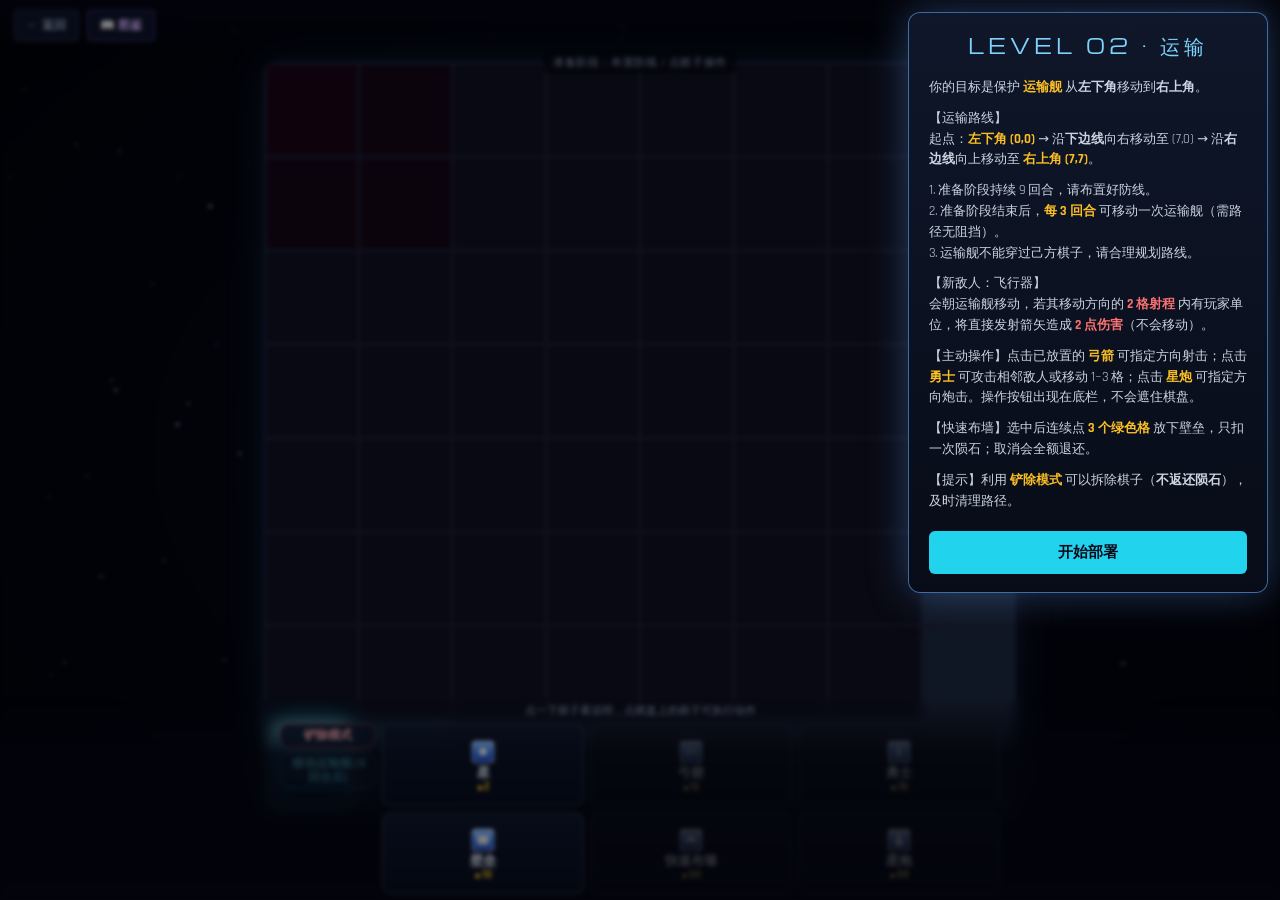
<file: 1-2.html>
<!DOCTYPE html>
<html lang="zh-CN">
<head>
<meta charset="UTF-8">
<meta name="viewport" content="width=device-width, initial-scale=1.0, maximum-scale=1.0, user-scalable=no, viewport-fit=cover">
<title>Spartlle · 第一章 LEVEL 02</title>
<link rel="preconnect" href="https://fonts.googleapis.com">
<link rel="preconnect" href="https://fonts.gstatic.com" crossorigin>
<link href="https://fonts.googleapis.com/css2?family=Michroma&family=Rajdhani:wght@400;600;700&display=swap" rel="stylesheet">
<link rel="stylesheet" href="css/piecesheet.css">
<style>
  * { box-sizing: border-box; margin: 0; padding: 0; }
  html, body {
    width: 100%; height: 100%; overflow: hidden; background: #05050d; color: #e2e8f0;
    font-family: 'Rajdhani', -apple-system, BlinkMacSystemFont, "Segoe UI", system-ui, sans-serif;
    /* 允许纵向平移：棋盘要能上下滑动来避开底部弹出的说明条。
       touch-action 沿祖先链求交，这里若为 none，子元素的滚动会被一起禁掉。 */
    user-select: none; touch-action: pan-y;
  }

  #starfield { position: fixed; inset: 0; display: block; z-index: 0; }
  .vignette { position: fixed; inset: 0; background: radial-gradient(ellipse at center, transparent 30%, rgba(0,0,0,0.9) 100%); pointer-events: none; z-index: 1; }

  /* ===== 顶部栏 ===== */
  .topbar {
    position: fixed; top: 0; left: 0; right: 0; z-index: 10; display: flex; align-items: center; justify-content: space-between;
    padding: 10px 14px; padding-top: calc(10px + env(safe-area-inset-top));
    background: linear-gradient(180deg, rgba(5,5,13,0.95) 0%, rgba(5,5,13,0) 100%); pointer-events: none;
  }
  .topbar > * { pointer-events: auto; }
  .topbar-left { display: flex; gap: 8px; }

  .back-btn {
    display: flex; align-items: center; gap: 6px; padding: 6px 12px; background: rgba(15,23,42,0.85);
    border: 1px solid rgba(148,163,184,0.22); border-radius: 4px; color: #94a3b8;
    font-family: 'Rajdhani', sans-serif; font-size: 12px; font-weight: 700;
    cursor: pointer; transition: all 0.22s; backdrop-filter: blur(6px);
  }
  .back-btn:hover, .back-btn:active { color: #fff; border-color: #60a5fa; }

  .hud-stats { display: flex; gap: 4px; align-items: center; flex-wrap: wrap; justify-content: flex-end; }
  .stat-box {
    display: flex; align-items: center; gap: 4px; padding: 4px 8px; background: rgba(15,23,42,0.85);
    border: 1px solid rgba(148,163,184,0.22); border-radius: 4px; backdrop-filter: blur(6px);
    font-family: 'Rajdhani', sans-serif;
  }
  .stat-label { font-size: 9px; color: #64748b; font-weight: 700; display: none; }
  .stat-value { font-family: 'Michroma', sans-serif; font-size: 11px; color: #7dd3fc; }
  .stat-box.meteor .stat-value { color: #fbbf24; }
  .stat-box.meteor .stat-icon { color: #fbbf24; }
  .stat-box.wave .stat-value { color: #f87171; }
  .stat-icon { width: 10px; height: 10px; display: flex; align-items: center; justify-content: center; }
  .stat-icon svg { width: 100%; height: 100%; display: block; }

  .phase-tag {
    padding: 4px 8px; border-radius: 4px; font-family: 'Michroma', sans-serif;
    font-size: 9px; letter-spacing: 0.1em; border: 1px solid; transition: all 0.3s;
  }
  .phase-tag.prepare { color: #22d3ee; border-color: rgba(34,211,238,0.5); background: rgba(34,211,238,0.08); }
  .phase-tag.battle { color: #f87171; border-color: rgba(248,113,113,0.5); background: rgba(248,113,113,0.08); animation: phasePulse 1.5s infinite; }
  @keyframes phasePulse { 0%, 100% { box-shadow: 0 0 0 rgba(248,113,113,0); } 50% { box-shadow: 0 0 8px rgba(248,113,113,0.5); } }

  /* ===== 舞台：可上下滑动的棋盘 ===== */
  /* 棋盘尺寸固定不变；说明条弹出时不再缩小棋盘，被底栏盖住的部分靠上下滑动移出来看。 */
  .stage {
    position: fixed; inset: 0; z-index: 5;
    overflow-y: auto; overflow-x: hidden;
    -webkit-overflow-scrolling: touch;
    overscroll-behavior: contain;
    touch-action: pan-y;
  }
  .board-wrap {
    min-height: 100%;
    display: flex; flex-direction: column; align-items: center;
    /* 上下留白由 JS 写入：顶部让开顶栏，底部保证能滚到让棋盘下沿露出底栏上方 */
    padding: var(--pad-top, 60px) var(--pad-right, 6px) var(--pad-bottom, 160px) 6px;
  }
  #board {
    display: block; border-radius: 8px; box-shadow: 0 0 0 1px rgba(96,165,250,0.2), 0 0 30px rgba(96,165,250,0.15);
    cursor: pointer; touch-action: pan-y; flex-shrink: 0;
    /* 有余量时垂直居中，内容超高时 auto 归零 → 顶部不会被裁掉、能滚到 */
    margin: auto 0;
  }

  /* ===== 底部 UI ===== */
  /* 提示挪到顶栏下沿，原来贴在 155px 处正好横在棋盘下边缘 */
  .hint {
    position: fixed; top: calc(52px + env(safe-area-inset-top)); left: 50%; transform: translateX(-50%); z-index: 9;
    font-size: 11px; color: #94a3b8; letter-spacing: 0.05em; text-align: center; pointer-events: none;
    padding: 3px 10px; border-radius: 4px; background: rgba(5,5,13,0.8); max-width: 92vw;
    overflow: hidden; text-overflow: ellipsis; white-space: nowrap; transition: opacity 0.3s;
  }
  .hint.hidden { opacity: 0; }

  .bottom-panel {
    position: fixed; left: 0; right: 0; bottom: 0; z-index: 20;
    display: flex; flex-direction: column; align-items: center; gap: 5px;
    padding: 6px 8px calc(6px + env(safe-area-inset-bottom));
    background: linear-gradient(0deg, rgba(5,5,13,0.99) 0%, rgba(5,5,13,0.9) 72%, rgba(5,5,13,0) 100%);
    backdrop-filter: blur(6px);
  }

  /* 铲除 / 移动运输舰收成底栏左侧一列，不再独占一整行 */
  .toolbar-row {
    display: flex; flex-direction: column; gap: 4px; flex-shrink: 0;
  }

  .special-btn {
    padding: 4px 8px; border-radius: 9px; font-family: 'Rajdhani', sans-serif;
    font-size: 11px; font-weight: 700; cursor: pointer; transition: all 0.2s;
    min-width: 62px; max-width: 84px; line-height: 1.15;
    border: 1.5px solid rgba(148,163,184,0.4); background: rgba(15,23,42,0.88); color: #cbd5e1;
    -webkit-tap-highlight-color: transparent; touch-action: manipulation;
  }
  .special-btn:disabled { opacity: 0.35; cursor: not-allowed; }
  .special-btn.danger { border-color: rgba(239,68,68,0.5); color: #fca5a5; }
  .special-btn.danger.active { background: rgba(239,68,68,0.2); border-color: #ef4444; }
  .special-btn.primary { border-color: rgba(34,211,238,0.5); color: #67e8f9; }
  .special-btn.primary.active { background: rgba(34,211,238,0.2); border-color: #22d3ee; box-shadow: 0 0 12px rgba(34,211,238,0.3); }

  #pieceContainer { flex: 1; min-width: 0; }

  .bottom-panel .hint-line {
    width: 100%; max-width: 720px; font-size: 11px; color: #94a3b8; text-align: center;
    line-height: 1.35; min-height: 15px;
  }

  /* 棋子操作条：底栏里的普通一行（不是浮层），不会盖住棋盘 */
  .action-panel {
    display: none; align-items: center; justify-content: center; flex-wrap: wrap; gap: 4px;
    width: 100%; max-width: 720px; padding: 4px 6px;
    background: rgba(10, 15, 30, 0.92); border: 1.5px solid rgba(96,165,250,0.4); border-radius: 8px;
  }
  .action-panel.show { display: flex; }
  #actionButtons { display: flex; flex-wrap: wrap; justify-content: center; align-items: center; gap: 4px; }
  .action-panel-title {
    font-family: 'Rajdhani', sans-serif; font-size: 12px; font-weight: 700; color: #e2e8f0;
    padding: 0 4px 0 2px; border-right: 1px solid rgba(148,163,184,0.3); margin-right: 2px;
  }
  .action-hint-label { font-size: 11px; color: #fbbf24; padding: 0 4px; }
  .action-btn {
    padding: 6px 12px; border-radius: 6px; font-family: 'Rajdhani', sans-serif;
    font-size: 12px; font-weight: 700; cursor: pointer; transition: all 0.15s;
    border: 1px solid transparent; background: rgba(15,23,42,0.8); color: #cbd5e1;
    -webkit-tap-highlight-color: transparent; touch-action: manipulation;
  }
  .action-btn.active { border-color: #fbbf24; color: #fde68a; background: rgba(251,191,36,0.1); }
  .action-btn.btn-attack.active { border-color: #ef4444; color: #fca5a5; }
  .action-btn.btn-move.active { border-color: #22c55e; color: #86efac; }
  .action-btn.btn-shoot.active { border-color: #22d3ee; color: #67e8f9; }
  .action-btn.btn-cancel { border-color: rgba(148,163,184,0.3); color: #94a3b8; }

  /* ===== 规则弹窗 ===== */
  /* 不再全屏压住棋盘：改成右侧抽屉，棋盘仍可见，玩家可以边看规则边对照布局。
     窄屏时自动变成底部半屏抽屉。 */
  .rules-overlay {
    position: fixed; inset: 0; z-index: 200;
    background: rgba(2,4,10,0.45);
    backdrop-filter: blur(2px);
    display: none; align-items: flex-start; justify-content: flex-end; padding: 12px;
  }
  .rules-overlay.show { display: flex; }
  .rules-card {
    width: 100%; max-width: 360px; max-height: calc(100% - 24px); overflow-y: auto;
    padding: 18px 20px; background: linear-gradient(180deg, rgba(15,23,42,0.99) 0%, rgba(8,12,24,0.99) 100%);
    border: 1.5px solid rgba(96,165,250,0.6); border-radius: 12px; box-shadow: 0 0 40px rgba(96,165,250,0.35);
  }
  .rules-title { font-family: 'Michroma', sans-serif; font-size: 20px; color: #7dd3fc; margin-bottom: 16px; text-align: center; letter-spacing: 0.2em; }
  .rules-content { font-size: 13px; color: #cbd5e1; line-height: 1.6; margin-bottom: 20px; }
  .rules-content p { margin-bottom: 10px; }
  .rules-content .hl { color: #fbbf24; font-weight: 700; }
  .rules-content .danger { color: #f87171; font-weight: 700; }
  .rules-btn {
    width: 100%; padding: 12px; border-radius: 6px; background: #22d3ee; color: #0a0a1a;
    border: none; font-family: 'Rajdhani', sans-serif; font-size: 15px; font-weight: 700; cursor: pointer;
  }

  .gameover-overlay {
    position: fixed; inset: 0; z-index: 100; background: rgba(2, 4, 10, 0.85);
    backdrop-filter: blur(10px); display: none; align-items: center; justify-content: center; padding: 20px;
  }
  .gameover-overlay.show { display: flex; }
  .gameover-card {
    text-align: center; padding: 24px; width: 100%; max-width: 320px;
    background: linear-gradient(180deg, rgba(15,23,42,0.98) 0%, rgba(8,12,24,0.98) 100%);
    border: 1.5px solid; border-radius: 12px;
  }
  .gameover-card.win { border-color: rgba(34,211,238,0.6); }
  .gameover-card.lose { border-color: rgba(239,68,68,0.6); }
  .gameover-title { font-family: 'Michroma', sans-serif; font-size: 20px; margin-bottom: 8px; }
  .gameover-card.win .gameover-title { color: #22d3ee; }
  .gameover-card.lose .gameover-title { color: #f87171; }
  .gameover-sub { font-size: 12px; color: #94a3b8; margin-bottom: 16px; }
  .gameover-btn {
    padding: 10px 16px; border-radius: 6px; font-family: 'Rajdhani', sans-serif;
    font-size: 13px; font-weight: 700; cursor: pointer; border: 1.5px solid;
  }
  .gameover-btn.primary { color: #0a0a1a; background: #22d3ee; border-color: #22d3ee; }
  .gameover-btn.secondary { color: #94a3b8; border-color: rgba(148,163,184,0.4); background: transparent; margin-left: 8px; }

  @media (min-width: 600px) {
    .stat-label { display: block; }
    .special-btn { font-size: 12px; max-width: 96px; }
    .action-panel { gap: 6px; padding: 6px 10px; }
    .action-btn { padding: 6px 14px; font-size: 13px; }
    #board { border-radius: 10px; box-shadow: 0 0 0 1px rgba(96,165,250,0.2), 0 0 40px rgba(96,165,250,0.15); }
  }

  /* 窄屏（手机竖屏）：规则抽屉改为从底部弹出，高度受限，棋盘上半部分仍可见 */
  @media (max-width: 600px) {
    .rules-overlay { align-items: flex-end; justify-content: center; padding: 0 0 calc(8px + env(safe-area-inset-bottom)); }
    .rules-card { max-width: 100%; max-height: 62vh; border-radius: 14px 14px 10px 10px; padding: 16px; }
    .rules-content { font-size: 12.5px; margin-bottom: 14px; }
    .rules-title { font-size: 17px; margin-bottom: 12px; }
  }

  /* 横屏手机：顶栏与棋盘贴得更紧，底栏压扁 */
  @media (max-height: 460px) {
    .hint { top: calc(44px + env(safe-area-inset-top)); font-size: 10px; }
    .bottom-panel .hint-line { display: none; }
    .special-btn { font-size: 10px; min-width: 54px; }
    .rules-card { max-height: calc(100% - 16px); }
  }

  /* 横屏手机：棋子条挪到右侧竖排，棋盘能拿到几乎整屏高度 */
  @media (orientation: landscape) and (max-height: 520px) {
    #bottomPanel {
      left: auto; right: 0; top: 0; bottom: 0; width: 180px;
      justify-content: center; padding: 8px 6px;
      padding-right: calc(6px + env(safe-area-inset-right, 0px));
      background: linear-gradient(90deg, rgba(5,5,13,0) 0%, rgba(5,5,13,0.96) 24%);
      overflow-y: auto;
    }
    #bottomPanel .hint-line { display: none; }
    .dock-row { flex-direction: column; align-items: stretch; gap: 6px; }
    /* 两个特殊按钮竖排：并排时「移动运输舰 (9回合后)」这种长文案会被裁掉 */
    .toolbar-row { flex-direction: column; gap: 4px; }
    .special-btn {
      width: 100%; min-width: 0; max-width: none;
      font-size: 10px; line-height: 1.2; padding: 5px 4px;
      white-space: normal; word-break: break-word; overflow: hidden;
    }
    /* 内联 --ps-cols 优先级更高，这里直接写列数 */
    #pieceContainer { grid-template-columns: repeat(2, minmax(0, 1fr)); }
    .ps-desc-text { max-height: 96px; }
    .action-panel { padding: 4px; }
    .action-btn { padding: 5px 6px; font-size: 10px; }
    .action-panel-title { font-size: 10px; }

    .topbar { padding-right: 192px; }
    .hud-stats { gap: 3px; }
    .hud-stats .stat-box { padding: 3px 6px; }
    .hud-stats .phase-tag { padding: 3px 6px; }

    /* 规则抽屉改到左侧，别盖住棋子条 */
    .rules-overlay { justify-content: flex-start; align-items: center; padding-left: 10px; }
    .rules-card { max-width: 340px; max-height: calc(100% - 20px); }
  }
</style>
</head>
<body>

<canvas id="starfield"></canvas>
<div class="vignette"></div>

<div class="topbar">
  <div class="topbar-left">
    <button class="back-btn" id="backBtn">← 返回</button>
    <button class="back-btn" id="codexBtn" style="border-color: rgba(168,85,247,0.4); color: #d8b4fe;">📖 图鉴</button>
  </div>
  
  <div class="hud-stats">
    <div class="stat-box"><span class="stat-label">TURN</span><span class="stat-value" id="hudTurn">1</span></div>
    <div class="stat-box meteor">
      <span class="stat-icon"><svg viewBox="0 0 16 16"><path d="M8 1 L15 8 L8 15 L1 8 Z" fill="currentColor"/></svg></span>
      <span class="stat-value" id="hudMeteor">10</span>
    </div>
    <div class="stat-box wave"><span class="stat-label">WAVE</span><span class="stat-value" id="hudWave">0/∞</span></div>
    <div class="phase-tag prepare" id="hudPhase">准备</div>
  </div>
</div>

<div class="stage">
  <div class="board-wrap">
    <canvas id="board"></canvas>
  </div>
</div>

<div class="hint" id="hint">准备阶段：布置防线，保护运输舰</div>

<div class="bottom-panel" id="bottomPanel">
  <div class="hint-line" id="descLine">点一下棋子，这里会说明它能干什么</div>
  <!-- 操作条是底栏的一行，点棋子时才展开；不再是盖在棋盘上的浮层 -->
  <div class="action-panel" id="actionPanel">
    <div class="action-panel-title" id="actionPanelTitle">棋子</div>
    <div id="actionButtons"></div>
  </div>
  <div class="ps-desc" id="pieceDesc">
    <canvas class="ps-desc-icon" id="descIcon" width="44" height="44"></canvas>
    <div class="ps-desc-body">
      <div class="ps-desc-head"><span id="descName"></span><span class="ps-desc-tag" id="descTag"></span></div>
      <div class="ps-desc-text" id="descText"></div>
    </div>
  </div>
  <div class="dock-row">
    <div class="toolbar-row">
      <button class="special-btn danger" id="sellBtn">铲除模式</button>
      <button class="special-btn primary" id="moveTransportBtn">移动运输舰</button>
    </div>
    <div class="ps-sheet" id="pieceContainer" style="--ps-cols:3"></div>
  </div>
</div>

<!-- 开局说明弹窗：右侧/底部抽屉，不遮住整个棋盘 -->
<div class="rules-overlay" id="rulesOverlay">
  <div class="rules-card">
    <div class="rules-title">LEVEL 02 · 运输</div>
    <div class="rules-content">
      <p>你的目标是保护 <span class="hl">运输舰</span> 从<strong>左下角</strong>移动到<strong>右上角</strong>。</p>
      <p>【运输路线】<br>
         起点：<span class="hl">左下角 (0,0)</span> → 沿<strong>下边线</strong>向右移动至 (7,0) → 沿<strong>右边线</strong>向上移动至 <span class="hl">右上角 (7,7)</span>。</p>
      <p>1. 准备阶段持续 9 回合，请布置好防线。<br>
         2. 准备阶段结束后，<span class="hl">每 3 回合</span> 可移动一次运输舰（需路径无阻挡）。<br>
         3. 运输舰不能穿过己方棋子，请合理规划路线。</p>
      <p>【新敌人：飞行器】<br>
         会朝运输舰移动，若其移动方向的 <span class="danger">2 格射程</span> 内有玩家单位，将直接发射箭矢造成 <span class="danger">2 点伤害</span>（不会移动）。</p>
      <p>【主动操作】点击已放置的 <span class="hl">弓箭</span> 可指定方向射击；点击 <span class="hl">勇士</span> 可攻击相邻敌人或移动 1~3 格；点击 <span class="hl">星炮</span> 可指定方向炮击。操作按钮出现在底栏，不会遮住棋盘。</p>
      <p>【快速布墙】选中后连续点 <span class="hl">3 个绿色格</span> 放下壁垒，只扣一次陨石；取消会全额退还。</p>
      <p>【提示】利用 <span class="hl">铲除模式</span> 可以拆除棋子（<strong>不返还陨石</strong>），及时清理路径。</p>
    </div>
    <button class="rules-btn" id="rulesCloseBtn">开始部署</button>
  </div>
</div>

<div class="gameover-overlay" id="gameoverOverlay">
  <div class="gameover-card" id="gameoverCard">
    <div class="gameover-title" id="gameoverTitle">VICTORY</div>
    <div class="gameover-sub" id="gameoverSub">运输舰已安全抵达</div>
    <div>
      <button class="gameover-btn primary" id="gameoverBackBtn">返回</button>
      <button class="gameover-btn secondary" id="gameoverRetryBtn">重试</button>
    </div>
  </div>
</div>

<script src="js/util.js"></script>
<script src="js/icons.js"></script>
<script src="js/pieces.js"></script>
<script src="js/piecesheet.js"></script>
<script src="js/starfield.js"></script>
<script src="js/save.js"></script>
<script>
(() => {
  'use strict';

  // ==================== 配置 ====================
  const CFG = {
    N: 8, CELL: 65, DPR: Math.min(window.devicePixelRatio || 1, 2),
    PREPARE_TURNS: 9,
    SPAWN_INTERVAL: 3,
    TRANSPORT_INTERVAL: 3,
    START_METEORS: 10,
  };

  const PIECES = SL.PIECE_TYPES;

  // 本关开放建造的棋子白名单（与共享引擎解耦：引擎新增棋子不会污染本关）
  const AVAILABLE_PIECES = ['star', 'archer', 'warrior', 'wall', 'wallpack', 'cannon'];

  // 运输舰路径：沿下边线往右，再沿右边线往上
  const PATH = [];
  for (let i = 0; i < 8; i++) PATH.push({ col: i, row: 0 });
  for (let i = 1; i < 8; i++) PATH.push({ col: 7, row: i });

  const SPAWNER_POS = { col: 0, row: 7 };
  const SPAWN_CELLS = [{ col: 0, row: 6 }, { col: 1, row: 7 }, { col: 1, row: 6 }];

  const DIRS8 = [{dc:1,dr:0},{dc:-1,dr:0},{dc:0,dr:1},{dc:0,dr:-1},{dc:1,dr:1},{dc:1,dr:-1},{dc:-1,dr:1},{dc:-1,dr:-1}];
  const DIRS4 = [{dc:1,dr:0},{dc:-1,dr:0},{dc:0,dr:1},{dc:0,dr:-1}];

  const C = {
    empty: '#0f0f1a', grid: '#1e1e30', spawner: '#1a0511', spawnCell: '#150612',
    path: '#1e293b', pathHighlight: '#334155',
    p1: '#3b82f6', p1d: '#1e40af', p1l: '#93c5fd',
    mech: '#7f1d1d', mechD: '#450a0a', mechL: '#f87171',
    flyer: '#4c1d95', flyerD: '#2e1065', flyerL: '#c4b5fd',
    hover: '#ffffff', select: '#fbbf24', valid: '#22c55e', sell: '#ef4444',
    aim: '#22d3ee', aimEmpty: '#64748b', attack: '#ef4444', move: '#22c55e',
    shell: '#fb923c', explosionHot: '#fff7ed', explosionMid: '#fb923c', explosionEdge: 'rgba(234,88,12,0)'
  };

  const state = {
    turn: 1, completedTurns: 0, meteors: CFG.START_METEORS,
    pieces: new Map(), enemies: [], wave: 0, phase: 'prepare',
    gameOver: false, victory: false, isProcessing: false,
    
    transportIndex: 0,
    transportCooldown: 0,
    
    placing: null, selling: false, hover: null,
    selected: null, controlAction: null, multiPlace: null,
    arrows: [], explosions: [],
  };

  function cellRect(col, row) { return { x: col * CFG.CELL, y: (CFG.N - 1 - row) * CFG.CELL, w: CFG.CELL, h: CFG.CELL }; }
  function cellCenter(col, row) { const r = cellRect(col, row); return { x: r.x + r.w / 2, y: r.y + r.h / 2 }; }
  function pixelToCell(px, py, rectWidth, rectHeight) {
    const scaleX = SIZE / rectWidth; const scaleY = SIZE / rectHeight;
    const col = Math.floor((px * scaleX) / CFG.CELL); const row = CFG.N - 1 - Math.floor((py * scaleY) / CFG.CELL);
    return (col >= 0 && col < CFG.N && row >= 0 && row < CFG.N) ? { col, row } : null;
  }
  const key = (c, r) => c + ',' + r;
  const inBounds = (c, r) => c >= 0 && c < CFG.N && r >= 0 && r < CFG.N;

  const canvas = document.getElementById('board');
  const ctx = canvas.getContext('2d');
  const SIZE = CFG.N * CFG.CELL;
  canvas.width = SIZE * CFG.DPR; canvas.height = SIZE * CFG.DPR; ctx.scale(CFG.DPR, CFG.DPR);

  // ==================== 尺寸自适应：固定棋盘 + 纵向滚动 ====================
  // 棋盘边长只由「视口」决定，绝不读顶栏 / 底栏的实时高度：
  // 点棋子弹出说明条时棋盘尺寸不会跳动；被盖住的部分靠 .stage 纵向滚动移出来看。
  const SIDE_QUERY = '(orientation: landscape) and (max-height: 520px)';
  const SIDE_W = 180;   // 横屏时右侧棋子条的宽度（与 CSS 里 #bottomPanel 的 width 对齐）

  // 只写「滚动留白」的 CSS 变量，不碰棋盘尺寸。底栏变高时由 ResizeObserver 调用。
  function layoutChrome() {
    const root = document.documentElement;
    const topbar = document.querySelector('.topbar');
    const bottom = document.getElementById('bottomPanel');
    const topH = topbar ? topbar.getBoundingClientRect().height : 56;
    const botH = bottom ? bottom.getBoundingClientRect().height : 140;

    if (window.matchMedia(SIDE_QUERY).matches) {
      // 横屏：底栏变成右侧竖条，占宽度不占高度
      root.style.setProperty('--pad-top', '50px');
      root.style.setProperty('--pad-bottom', '24px');
      root.style.setProperty('--pad-right', (SIDE_W + 6) + 'px');
      root.style.setProperty('--dock-h', '0px');
    } else {
      root.style.setProperty('--pad-top', Math.ceil(topH + 12) + 'px');
      // 底部留白 = 底栏当前高 + 余量，保证能把棋盘下沿滚到底栏上方
      root.style.setProperty('--pad-bottom', Math.ceil(botH + 40) + 'px');
      root.style.setProperty('--pad-right', '6px');
      root.style.setProperty('--dock-h', Math.ceil(botH) + 'px');
    }
  }

  function fitCanvas() {
    const side = window.matchMedia(SIDE_QUERY).matches;
    const availW = window.innerWidth - (side ? SIDE_W : 0) - 12;
    const availH = window.innerHeight - (side ? 56 : 150);
    const size = Math.max(120, Math.min(availW, availH));
    canvas.style.width = size + 'px'; canvas.style.height = size + 'px';
    layoutChrome();
  }

  // ==================== 绘制工具 ====================
  const roundRect = (x, y, w, h, r) => SL.roundRectCtx(ctx, x, y, w, h, r);


  function getPieceAt(col, row) { return state.pieces.get(key(col, row)); }
  function getEnemyAt(col, row) { return state.enemies.find(e => e.col === col && e.row === row); }
  function isDisabledCell(col, row) {
    if (col === SPAWNER_POS.col && row === SPAWNER_POS.row) return true;
    for (const s of SPAWN_CELLS) if (s.col === col && s.row === row) return true;
    return false;
  }

  function getPlaceableCells() {
    const set = new Set();
    for (const [k] of state.pieces) {
      const [col, row] = k.split(',').map(Number);
      for (const d of DIRS8) {
        const c = col + d.dc; const r = row + d.dr;
        if (!inBounds(c, r) || isDisabledCell(c, r) || state.pieces.has(key(c, r)) || getEnemyAt(c, r)) continue;
        set.add(key(c, r));
      }
    }
    const tPos = PATH[state.transportIndex];
    for (const d of DIRS8) {
      const c = tPos.col + d.dc; const r = tPos.row + d.dr;
      if (!inBounds(c, r) || isDisabledCell(c, r) || state.pieces.has(key(c, r)) || getEnemyAt(c, r)) continue;
      set.add(key(c, r));
    }
    return [...set].map(k => { const [col, row] = k.split(',').map(Number); return { col, row }; });
  }

  // ==================== 棋子主动操作 ====================
  // 沿方向找到第一个目标：敌人 / 运输舰 / 己方棋子；都没有则飞向边界外。
  // 生成区按普通空格处理：箭矢、炮弹可以直接穿过，不再被拦截。
  function findShootTarget(col, row, dc, dr) {
    let c = col + dc, r = row + dr;
    const tPos = PATH[state.transportIndex];
    while (inBounds(c, r)) {
      const en = getEnemyAt(c, r);
      if (en) return { col: c, row: r, kind: 'enemy', enemy: en };
      if (tPos && tPos.col === c && tPos.row === r) return { col: c, row: r, kind: 'transport' };
      if (state.pieces.has(key(c, r))) return { col: c, row: r, kind: 'piece' };
      c += dc; r += dr;
    }
    return null;
  }

  function shootEndPoint(col, row, dc, dr, hit) {
    if (hit) return cellCenter(hit.col, hit.row);
    let c = col, r = row;
    while (inBounds(c + dc, r + dr)) { c += dc; r += dr; }
    return { x: (c + dc + 0.5) * CFG.CELL, y: (CFG.N - (r + dr) - 0.5) * CFG.CELL };
  }

  function damageEnemy(en, amount) {
    en.hp -= amount;
    if (en.hp <= 0) {
      const i = state.enemies.indexOf(en);
      if (i >= 0) state.enemies.splice(i, 1);
    }
  }

  function flyArrow(col, row, dc, dr, hit, color, speed) {
    const start = cellCenter(col, row), end = shootEndPoint(col, row, dc, dr, hit);
    const dist = Math.hypot(end.x - start.x, end.y - start.y);
    state.arrows.push({
      x0: start.x, y0: start.y, x: start.x, y: start.y,
      tx: end.x, ty: end.y, t: 0, dur: Math.max(0.12, dist / speed),
      color: color,
    });
  }

  // 弓箭：沿一个方向发射，命中第一个目标造成 1 伤害（敌人扣血；己方棋子与运输舰只挡箭）
  function doShoot(col, row, dc, dr) {
    const hit = findShootTarget(col, row, dc, dr);
    flyArrow(col, row, dc, dr, hit, '#22d3ee', 1400);
    if (hit && hit.kind === 'enemy') damageEnemy(hit.enemy, 1);
    endPlayerTurn(); return true;
  }

  // 对某格上的敌人和己方棋子同时结算伤害（星炮范围伤害：有友伤）
  function blastDamageAt(col, row, dmg) {
    const en = getEnemyAt(col, row);
    if (en) damageEnemy(en, dmg);
    const k = key(col, row);
    const piece = state.pieces.get(k);
    if (piece) {
      piece.hp -= dmg;
      if (piece.hp <= 0) {
        state.pieces.delete(k);
        // 被炸掉的棋子若正处于选中态，清掉操作状态
        if (state.selected && state.selected.col === col && state.selected.row === row) {
          state.selected = null; state.controlAction = null;
        }
      }
    }
  }

  // 星炮：命中点爆心 7 伤害、周围 8 格 3 伤害；敌人和己方棋子都会受伤（友伤），并播放爆炸特效
  function doCannonShot(col, row, dc, dr) {
    const hit = findShootTarget(col, row, dc, dr);
    flyArrow(col, row, dc, dr, hit, '#fb923c', 1100);
    if (hit) {
      state.explosions.push({ col: hit.col, row: hit.row, t: 0, dur: 0.6 });
      shakeCanvas(7, 280);
      blastDamageAt(hit.col, hit.row, 7);
      for (const d of DIRS8) blastDamageAt(hit.col + d.dc, hit.row + d.dr, 3);
    }
    endPlayerTurn(); return true;
  }

  // 勇士：近战攻击相邻 8 格中的一格，造成 2 点伤害
  function doMeleeAttack(fromCol, fromRow, toCol, toRow) {
    const attacker = getPieceAt(fromCol, fromRow); if (!attacker) return false;
    const en = getEnemyAt(toCol, toRow); if (!en) return false;
    damageEnemy(en, PIECES[attacker.type].attackDamage || 1);
    endPlayerTurn(); return true;
  }

  // 勇士：上下左右 1~3 格，路径上不能有棋子 / 敌人 / 生成点 / 运输舰
  function getMoveTargets(col, row) {
    const piece = getPieceAt(col, row);
    if (!piece || piece.type !== 'warrior') return [];
    const range = PIECES.warrior.moveRange;
    const tPos = PATH[state.transportIndex];
    const out = [];
    for (const d of DIRS4) {
      for (let step = 1; step <= range; step++) {
        const c = col + d.dc * step, r = row + d.dr * step;
        if (!inBounds(c, r) || state.pieces.has(key(c, r)) || getEnemyAt(c, r) || isDisabledCell(c, r)) break;
        if (tPos && tPos.col === c && tPos.row === r) break;
        out.push({ col: c, row: r, step });
      }
    }
    return out;
  }

  function doMove(fromCol, fromRow, toCol, toRow) {
    const piece = getPieceAt(fromCol, fromRow); if (!piece) return false;
    state.pieces.delete(key(fromCol, fromRow));
    state.pieces.set(key(toCol, toRow), piece);
    endPlayerTurn(); return true;
  }

  // 快速布墙：一次付费，连续放 placeCount 面壁垒；取消时全额退款并撤回已放的墙
  function startMultiPlace(type) {
    const def = PIECES[type];
    if (!def || def.kind !== 'multiplace' || state.meteors < def.cost) return false;
    state.meteors -= def.cost;
    state.multiPlace = {
      sourceType: type, placeType: def.placeType,
      remaining: def.placeCount, placedKeys: [],
    };
    state.placing = null;
    return true;
  }

  function cancelMultiPlace() {
    const mp = state.multiPlace; if (!mp) return;
    for (const k of mp.placedKeys) state.pieces.delete(k);
    state.meteors += PIECES[mp.sourceType].cost;
    state.multiPlace = null;
  }

  function makeActionBtn(label, cls, onClick, active) {
    const b = document.createElement('button');
    b.className = 'action-btn ' + cls + (active ? ' active' : '');
    b.textContent = label;
    b.onclick = onClick;
    return b;
  }

  function renderActionPanel() {
    const panel = document.getElementById('actionPanel'); if (!panel) return;
    const title = document.getElementById('actionPanelTitle');
    const box = document.getElementById('actionButtons');
    box.innerHTML = '';

    if (state.multiPlace) {
      title.textContent = '快速布墙';
      const label = document.createElement('span');
      label.className = 'action-hint-label';
      label.textContent = '还剩 ' + state.multiPlace.remaining + ' 面壁垒，点绿色格放置';
      box.appendChild(label);
      box.appendChild(makeActionBtn('取消', 'btn-cancel', () => { cancelMultiPlace(); updateHUD(); renderActionPanel(); draw(); }));
      panel.classList.add('show'); return;
    }

    const sel = state.selected;
    if (!sel || state.gameOver || state.isProcessing) { panel.classList.remove('show'); return; }
    const piece = getPieceAt(sel.col, sel.row);
    if (!piece) { state.selected = null; state.controlAction = null; panel.classList.remove('show'); return; }
    title.textContent = PIECES[piece.type].name;

    const addBtn = (label, action, cls) => {
      box.appendChild(makeActionBtn(label, cls, () => {
        state.controlAction = action; updateHUD(); renderActionPanel(); draw();
      }, state.controlAction === action));
    };

    if (piece.type === 'archer') addBtn('射击', 'shoot', 'btn-shoot');
    else if (piece.type === 'cannon') addBtn('开炮', 'shootCannon', 'btn-shoot');
    else if (piece.type === 'warrior') {
      addBtn('攻击', 'attack', 'btn-attack');
      addBtn('移动', 'move', 'btn-move');
    } else { panel.classList.remove('show'); return; }

    box.appendChild(makeActionBtn('取消', 'btn-cancel', () => clearSelection()));
    panel.classList.add('show');
  }

  function clearSelection(repaint) {
    state.selected = null; state.controlAction = null;
    renderActionPanel();
    if (repaint !== false) { updateHUD(); draw(); }
  }

  // ==================== UI 逻辑 ====================
  const hintEl = document.getElementById('hint');
  function updateHUD() {
    document.getElementById('hudTurn').textContent = state.turn;
    document.getElementById('hudMeteor').textContent = state.meteors;
    document.getElementById('hudWave').textContent = state.wave;

    const phaseEl = document.getElementById('hudPhase');
    if (state.phase === 'prepare') { phaseEl.textContent = '准备'; phaseEl.className = 'phase-tag prepare'; }
    else if (state.phase === 'battle') { phaseEl.textContent = '战斗'; phaseEl.className = 'phase-tag battle'; }

    document.getElementById('sellBtn').classList.toggle('active', state.selling);
    document.getElementById('sellBtn').disabled = state.gameOver || state.isProcessing;
    
    const moveBtn = document.getElementById('moveTransportBtn');
    // 准备期一结束就能移动；只有移动过才进入冷却，冷却归零即可再移动（不再是固定周期）
    const canMove = state.completedTurns >= CFG.PREPARE_TURNS && state.transportCooldown <= 0 && !state.isProcessing && !state.gameOver;
    moveBtn.disabled = !canMove;
    if (state.completedTurns < CFG.PREPARE_TURNS) {
      moveBtn.textContent = `移动运输舰 (${CFG.PREPARE_TURNS - state.completedTurns}回合后)`;
    } else {
      moveBtn.textContent = canMove ? '移动运输舰 (就绪)' : `移动运输舰 (冷却 ${state.transportCooldown})`;
    }

    SL.piecesheet.syncSheet(pieceButtons, {
      meteors: state.meteors,
      active: state.placing || (state.multiPlace && state.multiPlace.sourceType) || null,
      locked: state.gameOver || state.isProcessing || state.selling,
    });

    if (state.gameOver) hintEl.textContent = state.victory ? '胜利！' : '失败...';
    else if (state.isProcessing) hintEl.textContent = '敌人行动中...';
    else if (state.multiPlace) hintEl.textContent = `快速布墙：点绿色格放置壁垒（还剩 ${state.multiPlace.remaining} 面，取消退还陨石）`;
    else if (state.selling) hintEl.textContent = '点击己方棋子铲除（不返还陨石）';
    else if (state.placing) hintEl.textContent = `选择绿色格放置「${PIECES[state.placing].name}」`;
    else if (state.selected && state.controlAction) hintEl.textContent = '点棋盘上的绿色格执行操作，或点「取消」';
    else hintEl.textContent = state.phase === 'prepare' ? '准备阶段：布置防线 / 点棋子操作' : '点击己方棋子操作 / 移动运输舰';

    if (descLine) {
      if (state.multiPlace) descLine.textContent = `快速布墙：还剩 ${state.multiPlace.remaining} 面壁垒（点绿色格放置，取消退还陨石）`;
      else if (state.selling) descLine.textContent = '铲除模式：点棋子直接拆除，不返还陨石';
      else if (state.placing) descLine.textContent = `已选中「${PIECES[state.placing].name}」，点绿色格放置（再点一次棋子取消）`;
      else if (state.selected) descLine.textContent = '已选中棋子，在底栏选择要执行的动作';
      else if (descShown) descLine.textContent = '再点一次该棋子可收起说明';
      else descLine.textContent = '点一下棋子看说明，点棋盘上的棋子可执行动作';
    }
  }

  // ==================== 棋子条 + 说明 ====================
  const pieceContainer = document.getElementById('pieceContainer');
  const descBox = document.getElementById('pieceDesc');
  const descIcon = document.getElementById('descIcon');
  const descName = document.getElementById('descName');
  const descTag = document.getElementById('descTag');
  const descText = document.getElementById('descText');
  const descLine = document.getElementById('descLine');
  let descShown = null;

  function showDesc(id) {
    const p = SL.piecesheet.get(id);
    if (!p) return;
    descShown = id;
    SL.piecesheet.paintIcon(descIcon, id, 'player');
    descName.textContent = p.name;
    descTag.textContent = `${p.cost} 陨石 · ${p.maxHp} 血 · ${p.categoryName}`;
    descText.textContent = p.desc;
    descBox.classList.add('show');
    updateHUD();
  }

  function hideDesc() {
    descShown = null;
    descBox.classList.remove('show');
    updateHUD();
  }

  // 按钮由共享棋子条渲染，说明文字写进底栏的常驻提示条（不遮挡棋盘）
  const pieceButtons = SL.piecesheet.renderSheet(pieceContainer, AVAILABLE_PIECES, {
    // 买不起也能点开看说明（不进放置状态）；再点一次收起
    onInspect: (id) => {
      if (descShown === id) hideDesc(); else showDesc(id);
    },
    onPick: (id) => {
      if (state.gameOver || state.isProcessing || state.selling) return;
      showDesc(id);
      if (state.selected) clearSelection(false);
      const def = PIECES[id];
      if (def && def.kind === 'multiplace') {
        // 再次点击正在连放的棋子 = 取消并退款，不能重复扣费重新购买
        if (state.multiPlace && state.multiPlace.sourceType === id) {
          cancelMultiPlace();
        } else {
          if (state.multiPlace) cancelMultiPlace();
          if (state.placing === id) state.placing = null;
          else startMultiPlace(id);
        }
      } else {
        if (state.multiPlace) cancelMultiPlace();
        state.placing = state.placing === id ? null : id;
      }
      updateHUD(); renderActionPanel(); draw();
    },
  });

  if (window.matchMedia && window.matchMedia('(hover: hover)').matches) {
    pieceButtons.forEach((btn) => {
      btn.addEventListener('mouseenter', () => { if (!descShown) showDesc(btn.dataset.piece); });
      btn.addEventListener('mouseleave', () => { if (!state.placing) hideDesc(); });
    });
  }

  // ==================== 游戏核心 ====================
  // 星炮爆炸特效：与 game.html 同款径向渐变火球 + 白核 + 扩散环
  function drawExplosion(e) {
    const r = cellRect(e.col, e.row);
    const cx = r.x + r.w / 2, cy = r.y + r.h / 2;
    const p = Math.min(1, e.t / e.dur);
    const alpha = 1 - p;
    const radius = CFG.CELL * (0.35 + p * 1.5);

    ctx.save();
    ctx.globalAlpha = alpha * 0.9;
    const grad = ctx.createRadialGradient(cx, cy, radius * 0.15, cx, cy, radius);
    grad.addColorStop(0.00, C.explosionHot);
    grad.addColorStop(0.35, C.explosionMid);
    grad.addColorStop(1.00, C.explosionEdge);
    ctx.fillStyle = grad;
    ctx.beginPath(); ctx.arc(cx, cy, radius, 0, Math.PI * 2); ctx.fill();
    ctx.restore();

    const coreR = CFG.CELL * 0.55 * (1 - p);
    if (coreR > 0.5) {
      ctx.fillStyle = `rgba(255, 255, 230, ${alpha})`;
      ctx.beginPath(); ctx.arc(cx, cy, coreR, 0, Math.PI * 2); ctx.fill();
    }
    ctx.save();
    ctx.globalAlpha = alpha * 0.85;
    ctx.strokeStyle = C.shell;
    ctx.lineWidth = 3 * (1 - p) + 1;
    ctx.beginPath(); ctx.arc(cx, cy, radius * 0.9, 0, Math.PI * 2); ctx.stroke();
    ctx.restore();
  }

  // 爆炸瞬间轻微晃动棋盘（game.html 同款）
  function shakeCanvas(intensity = 7, duration = 280) {
    const start = performance.now();
    function tick() {
      const elapsed = performance.now() - start;
      if (elapsed > duration) { canvas.style.transform = ''; return; }
      const k = 1 - elapsed / duration;
      const dx = (Math.random() - 0.5) * intensity * k;
      const dy = (Math.random() - 0.5) * intensity * k;
      canvas.style.transform = `translate(${dx.toFixed(1)}px, ${dy.toFixed(1)}px)`;
      requestAnimationFrame(tick);
    }
    tick();
  }

  function draw() {
    ctx.clearRect(0, 0, SIZE, SIZE);
    for (let r = 0; r < CFG.N; r++) {
      for (let c = 0; c < CFG.N; c++) {
        const rect = cellRect(c, r);
        ctx.fillStyle = C.empty;
        if (c === SPAWNER_POS.col && r === SPAWNER_POS.row) ctx.fillStyle = C.spawner;
        else if (SPAWN_CELLS.some(s => s.col === c && s.row === r)) ctx.fillStyle = C.spawnCell;
        else if (PATH.some(p => p.col === c && p.row === r)) ctx.fillStyle = C.path;
        ctx.fillRect(rect.x, rect.y, rect.w, rect.h);
        ctx.strokeStyle = C.grid; ctx.lineWidth = 1;
        ctx.strokeRect(rect.x + 0.5, rect.y + 0.5, rect.w - 1, rect.h - 1);
      }
    }

    const nextPath = PATH[state.transportIndex + 1];
    if (nextPath && !state.gameOver) {
      const rect = cellRect(nextPath.col, nextPath.row);
      ctx.fillStyle = 'rgba(34,211,238,0.15)';
      ctx.fillRect(rect.x + 2, rect.y + 2, rect.w - 4, rect.h - 4);
    }

    if ((state.placing || state.multiPlace) && !state.selling) {
      const cells = getPlaceableCells();
      for (const { col, row } of cells) {
        const rect = cellRect(col, row); ctx.fillStyle = 'rgba(34,197,94,0.18)'; ctx.fillRect(rect.x + 4, rect.y + 4, rect.w - 8, rect.h - 8);
        ctx.strokeStyle = C.valid; ctx.lineWidth = 1.5; ctx.strokeRect(rect.x + 4.5, rect.y + 4.5, rect.w - 9, rect.h - 9);
      }
    }

    const tPos = PATH[state.transportIndex];
    if (tPos) {
      const rect = cellRect(tPos.col, tPos.row);
      const cx = rect.x + rect.w / 2, cy = rect.y + rect.h / 2;
      ctx.save();
      ctx.shadowColor = '#22d3ee'; ctx.shadowBlur = 15;
      SL.paintPieceBody(ctx, cx, cy, rect.w - 8, 'transport', 'transport');
      ctx.restore();
    }

    for (const [k, piece] of state.pieces) {
      const [col, row] = k.split(',').map(Number);
      const rect = cellRect(col, row); const cx = rect.x + rect.w / 2, cy = rect.y + rect.h / 2;
      const size = rect.w - 12, half = size / 2;
      
      SL.paintPieceBody(ctx, cx, cy, size, piece.type, 'player');
      
      const hpStr = String(Math.max(0, piece.hp));
      ctx.font = `900 12px ui-sans-serif, system-ui, sans-serif`;
      const badgeH = 16, badgeW = Math.max(badgeH, ctx.measureText(hpStr).width + 10), rad = badgeH / 2;
      const bx = cx + half - badgeW - 1, by = cy + half - badgeH - 1;
      ctx.fillStyle = 'rgba(0,0,0,0.85)'; roundRect(bx, by, badgeW, badgeH, rad); ctx.fill();
      ctx.strokeStyle = '#fff'; ctx.lineWidth = 1.4; roundRect(bx, by, badgeW, badgeH, rad); ctx.stroke();
      ctx.fillStyle = '#fff'; ctx.textAlign = 'center'; ctx.textBaseline = 'middle';
      ctx.fillText(hpStr, bx + badgeW / 2, by + badgeH / 2 + 0.5);

      if (state.selling) {
        ctx.strokeStyle = C.sell; ctx.lineWidth = 3;
        ctx.strokeRect(rect.x + 3, rect.y + 3, rect.w - 6, rect.h - 6);
      }
    }

    for (const en of state.enemies) {
      const rect = cellRect(en.col, en.row); const cx = rect.x + rect.w / 2, cy = rect.y + rect.h / 2;
      const size = rect.w - 12, half = size / 2;
      
      SL.paintPieceBody(ctx, cx, cy, size, en.type, en.type);
      
      const hpStr = String(Math.max(0, en.hp));
      ctx.font = `900 12px ui-sans-serif, system-ui, sans-serif`;
      const badgeH = 16, badgeW = Math.max(badgeH, ctx.measureText(hpStr).width + 10), rad = badgeH / 2;
      const bx = cx + half - badgeW - 1, by = cy + half - badgeH - 1;
      ctx.fillStyle = 'rgba(0,0,0,0.85)'; roundRect(bx, by, badgeW, badgeH, rad); ctx.fill();
      ctx.strokeStyle = '#fff'; ctx.lineWidth = 1.4; roundRect(bx, by, badgeW, badgeH, rad); ctx.stroke();
      ctx.fillStyle = '#fff'; ctx.textAlign = 'center'; ctx.textBaseline = 'middle';
      ctx.fillText(hpStr, bx + badgeW / 2, by + badgeH / 2 + 0.5);
    }

    // 选中棋子的黄色外框
    if (state.selected) {
      const rect = cellRect(state.selected.col, state.selected.row);
      ctx.strokeStyle = C.select; ctx.lineWidth = 2.5;
      ctx.strokeRect(rect.x + 2.5, rect.y + 2.5, rect.w - 5, rect.h - 5);
    }

    // 操作提示：射击/炮击画八个方向格，近战只画有敌人的相邻格，移动画可到达格
    if (state.selected && state.controlAction && !state.isProcessing) {
      const act = state.controlAction;
      const dirs = (act === 'shoot' || act === 'shootCannon' || act === 'attack') ? DIRS8 : DIRS4;
      for (const d of dirs) {
        const c = state.selected.col + d.dc, r = state.selected.row + d.dr;
        if (!inBounds(c, r)) continue;
        if (act === 'attack' && !getEnemyAt(c, r)) continue;
        const rc = cellRect(c, r);
        ctx.strokeStyle = act === 'attack' ? C.attack : (act === 'move' ? C.move : C.aim);
        ctx.lineWidth = 1.5;
        ctx.strokeRect(rc.x + 5, rc.y + 5, rc.w - 10, rc.h - 10);
      }
      if (act === 'move') {
        for (const t of getMoveTargets(state.selected.col, state.selected.row)) {
          const rc = cellRect(t.col, t.row);
          ctx.fillStyle = 'rgba(34,197,94,0.18)';
          ctx.fillRect(rc.x + 5, rc.y + 5, rc.w - 10, rc.h - 10);
        }
      }
    }

    if (state.hover) {
      const rect = cellRect(state.hover.col, state.hover.row);
      ctx.strokeStyle = C.hover; ctx.lineWidth = 2;
      ctx.strokeRect(rect.x + 1, rect.y + 1, rect.w - 2, rect.h - 2);
    }

    for (const a of state.arrows) {
      const ang = Math.atan2(a.ty - a.y0, a.tx - a.x0);
      ctx.save(); ctx.translate(a.x, a.y); ctx.rotate(ang);
      ctx.shadowColor = a.color; ctx.shadowBlur = 8;
      ctx.fillStyle = '#fff'; ctx.strokeStyle = '#fff'; ctx.lineWidth = 1.5;
      ctx.beginPath(); ctx.moveTo(14, 0); ctx.lineTo(-7, -6); ctx.lineTo(-3, 0); ctx.lineTo(-7, 6); ctx.closePath(); ctx.fill(); ctx.stroke();
      ctx.restore();
    }

    for (const e of state.explosions) drawExplosion(e);
  }

  // ==================== 交互逻辑 ====================
  // 桌面：鼠标移动即高亮格子（不必按住）；点击落子。
  // 触屏：轻点落子；上下滑动交给 .stage 滚动，滑动不误落子，也不留高亮残影。
  const TAP_SLOP = 10;      // 位移超过这个像素算「滑动」，不算点击
  let press = null;          // { x, y, moved }

  canvas.addEventListener('pointerdown', (e) => {
    press = { x: e.clientX, y: e.clientY, moved: false };
    if ((e.pointerType || 'mouse') === 'mouse') updateHover(e);
  });
  canvas.addEventListener('pointermove', (e) => {
    if (press && (Math.abs(e.clientX - press.x) > TAP_SLOP || Math.abs(e.clientY - press.y) > TAP_SLOP)) press.moved = true;
    // 桌面端不按下也跟随高亮；触屏不画 hover（避免残留）
    if ((e.pointerType || 'mouse') === 'mouse') updateHover(e);
  });
  canvas.addEventListener('pointerup', (e) => {
    const p = press; press = null;
    // 只有「按下后没怎么移动」才算点击，桌面/触屏统一在这里处理（不再用 click，避免双触发）
    if (p && !p.moved) handleTap(e);
  });
  canvas.addEventListener('pointercancel', () => { press = null; if (state.hover) { state.hover = null; draw(); } });
  canvas.addEventListener('pointerleave', () => { if (state.hover) { state.hover = null; draw(); } });
  canvas.addEventListener('contextmenu', (e) => e.preventDefault());

  function updateHover(e) {
    const rect = canvas.getBoundingClientRect();
    const cell = pixelToCell(e.clientX - rect.left, e.clientY - rect.top, rect.width, rect.height);
    if ((state.hover && cell && state.hover.col === cell.col && state.hover.row === cell.row) || (!state.hover && !cell)) return;
    state.hover = cell;
    if (state.selected && state.controlAction && cell) {
      const dc = cell.col - state.selected.col, dr = cell.row - state.selected.row;
      const inAdj8 = Math.abs(dc) <= 1 && Math.abs(dr) <= 1 && (dc !== 0 || dr !== 0);
      let isTarget = false;
      const act = state.controlAction;
      if (act === 'shoot' || act === 'shootCannon') isTarget = inAdj8;
      else if (act === 'attack') isTarget = inAdj8 && !!getEnemyAt(cell.col, cell.row);
      else if (act === 'move') isTarget = getMoveTargets(state.selected.col, state.selected.row).some(t => t.col === cell.col && t.row === cell.row);
      canvas.style.cursor = isTarget ? 'crosshair' : 'not-allowed';
    } else {
      canvas.style.cursor = (state.placing || state.multiPlace || state.selling) ? 'pointer' : 'default';
    }
    draw();
  }

  function handleTap(e) {
    if (state.gameOver || state.isProcessing) return;
    const rect = canvas.getBoundingClientRect();
    const cell = pixelToCell(e.clientX - rect.left, e.clientY - rect.top, rect.width, rect.height);
    if (!cell) { cancelAllModes(); return; }

    // 1) 已选动作优先：按指定方向 / 目标结算，并消耗本回合
    if (state.selected && state.controlAction) {
      const { col, row } = state.selected;
      const dc = cell.col - col, dr = cell.row - row;
      const inAdj8 = Math.abs(dc) <= 1 && Math.abs(dr) <= 1 && (dc !== 0 || dr !== 0);
      const act = state.controlAction;
      if (act === 'shoot' && inAdj8) { doShoot(col, row, dc, dr); return; }
      if (act === 'shootCannon' && inAdj8) { doCannonShot(col, row, dc, dr); return; }
      if (act === 'attack' && inAdj8) { if (doMeleeAttack(col, row, cell.col, cell.row)) return; }
      if (act === 'move' && getMoveTargets(col, row).some(t => t.col === cell.col && t.row === cell.row)) {
        doMove(col, row, cell.col, cell.row); return;
      }
      // 点了无效格：只退出当前动作，保留选中，方便改选别的动作
      state.controlAction = null; renderActionPanel(); updateHUD(); draw(); return;
    }

    // 2) 快速布墙：连续放 N 面，只在最后一次放完时结束回合
    if (state.multiPlace) {
      const mp = state.multiPlace;
      const k = key(cell.col, cell.row);
      if (!state.pieces.has(k) && !getEnemyAt(cell.col, cell.row)
          && getPlaceableCells().some(c => c.col === cell.col && c.row === cell.row)) {
        const def = PIECES[mp.placeType];
        state.pieces.set(k, { type: mp.placeType, hp: def.maxHp, maxHp: def.maxHp });
        mp.placedKeys.push(k);
        mp.remaining--;
        if (mp.remaining === 0) { state.multiPlace = null; endPlayerTurn(); }
        renderActionPanel();
      }
      updateHUD(); draw(); return;
    }

    // 3) 铲除模式
    if (state.selling) {
      if (getPieceAt(cell.col, cell.row)) {
        state.pieces.delete(key(cell.col, cell.row));
        if (state.selected && state.selected.col === cell.col && state.selected.row === cell.row) clearSelection(false);
        updateHUD(); draw();
      }
      return;
    }

    // 4) 普通放置
    if (state.placing) {
      const def = PIECES[state.placing];
      if (!getPieceAt(cell.col, cell.row) && !getEnemyAt(cell.col, cell.row)
          && state.meteors >= def.cost
          && getPlaceableCells().some(c => c.col === cell.col && c.row === cell.row)) {
        state.meteors -= def.cost;
        state.pieces.set(key(cell.col, cell.row), { type: state.placing, hp: def.maxHp, maxHp: def.maxHp });
        state.placing = null;
        endPlayerTurn();
      }
      updateHUD(); draw(); return;
    }

    // 5) 点己方可操作棋子 → 底栏展开操作条
    const piece = getPieceAt(cell.col, cell.row);
    if (piece && ['archer', 'warrior', 'cannon'].indexOf(piece.type) >= 0) {
      state.selected = { col: cell.col, row: cell.row };
      state.controlAction = null;
      renderActionPanel(); updateHUD(); draw(); return;
    }
    if (state.selected) clearSelection();
  }

  function cancelAllModes() {
    if (state.multiPlace) { cancelMultiPlace(); renderActionPanel(); }
    state.placing = null; state.selling = false;
    if (state.selected) clearSelection(false);
    updateHUD(); draw();
  }

  // ==================== 回合与敌人 ====================
  function endPlayerTurn() {
    if (state.gameOver || state.isProcessing) return;
    state.completedTurns++; state.turn = state.completedTurns + 1;
    // 冷却按玩家回合递减；移动按钮在 endPlayerTurn 之后才设新冷却，不会被这里减掉
    if (state.transportCooldown > 0) state.transportCooldown--;
    state.selling = false;
    state.placing = null;
    state.multiPlace = null;
    state.selected = null;
    state.controlAction = null;
    renderActionPanel();
    state.isProcessing = true;

    // ★ 1. 生产陨石
    let gained = 0;
    for (const [, piece] of state.pieces) {
      if (piece.type === 'star') gained += PIECES.star.produce;
    }
    state.meteors += gained;

    // ★ 2. 出怪（改成 >=）
    if (state.completedTurns >= CFG.PREPARE_TURNS && (state.completedTurns - CFG.PREPARE_TURNS) % CFG.SPAWN_INTERVAL === 0) {
      spawnWave();
    }

    // ★ 3. 敌人行动
    if (state.completedTurns >= CFG.PREPARE_TURNS) {
      executeEnemies();
    }
    
    state.isProcessing = false;
    updateHUD(); draw();
  }

  document.getElementById('moveTransportBtn').onclick = () => {
    if (state.gameOver || state.isProcessing) return;
    const next = PATH[state.transportIndex + 1];
    if (!next) return;
    
    if (state.pieces.has(key(next.col, next.row)) || getEnemyAt(next.col, next.row)) {
      alert('路径被阻挡！请清理前方棋子或敌人。');
      return;
    }
    
    state.transportIndex++;
    if (state.transportIndex === PATH.length - 1) {
      state.gameOver = true; state.victory = true; showGameOver(true); return;
    }
    // 移动消耗一回合；回合推进完再启动冷却，避免本次递减把它立刻减掉
    endPlayerTurn();
    state.transportCooldown = CFG.TRANSPORT_INTERVAL;
    updateHUD(); draw();
  };

  function spawnWave() {
    const waveNum = state.wave;
    let spawns = [];
    if (waveNum < 4) {
      if (Math.random() < 0.5) spawns = ['mech', 'mech'];
      else spawns = ['flyer'];
    } else {
      const r = Math.random();
      if (r < 0.33) spawns = ['mech', 'mech', 'mech'];
      else if (r < 0.66) spawns = ['mech', 'flyer'];
      else spawns = ['flyer', 'flyer'];
    }
    
    const available = SPAWN_CELLS.filter(s => !state.pieces.has(key(s.col, s.row)) && !getEnemyAt(s.col, s.row));
    const shuffled = [...available].sort(() => Math.random() - 0.5);
    
    for (let i = 0; i < spawns.length; i++) {
      if (i >= shuffled.length) break;
      const s = shuffled[i];
      const type = spawns[i];
      state.enemies.push({
        type, col: s.col, row: s.row,
        hp: type === 'mech' ? 3 : 3, maxHp: type === 'mech' ? 3 : 3,
      });
    }
    state.wave++;
  }

  function executeEnemies() {
    const tPos = PATH[state.transportIndex];
    
    for (const en of state.enemies) {
      if (en.hp <= 0) continue;
      
      const dx = tPos.col - en.col;
      const dy = tPos.row - en.row;
      
      let dirs = [];
      if (dx !== 0 || dy !== 0) {
        if (Math.abs(dx) > Math.abs(dy)) {
          dirs = dx > 0 ? ['right', 'down', 'up'] : ['left', 'down', 'up'];
        } else if (Math.abs(dy) > Math.abs(dx)) {
          dirs = dy > 0 ? ['up', 'left', 'right'] : ['down', 'left', 'right'];
        } else {
          dirs = [dx > 0 ? 'right' : 'left', dy > 0 ? 'up' : 'down'];
        }
      }
      if (dirs.length === 0) dirs = ['left', 'down', 'up', 'right'];
      
      const chosenDir = dirs[Math.floor(Math.random() * (dirs.length > 1 ? 2 : 1))];
      let dc = 0, dr = 0;
      if (chosenDir === 'left') dc = -1; else if (chosenDir === 'right') dc = 1;
      else if (chosenDir === 'down') dr = -1; else if (chosenDir === 'up') dr = 1;

      if (en.type === 'flyer') {
        let target = null;
        let tc = en.col, tr = en.row;
        for (let step = 1; step <= 2; step++) {
          tc += dc; tr += dr;
          if (!inBounds(tc, tr)) break;
          const piece = getPieceAt(tc, tr);
          const isTrans = (tc === tPos.col && tr === tPos.row);
          if (piece || isTrans) { target = { col: tc, row: tr, isTrans }; break; }
        }
        if (target) {
          const start = cellCenter(en.col, en.row);
          const end = cellCenter(target.col, target.row);
          state.arrows.push({ x0: start.x, y0: start.y, x: start.x, y: start.y, tx: end.x, ty: end.y, t: 0, dur: 0.15, color: '#c4b5fd' });
          if (target.isTrans) { state.gameOver = true; state.victory = false; showGameOver(false); return; }
          const p = getPieceAt(target.col, target.row);
          if (p) {
            p.hp -= 2;
            if (p.hp <= 0) state.pieces.delete(key(target.col, target.row));
          }
          continue;
        }
      }

      const nc = en.col + dc, nr = en.row + dr;
      if (!inBounds(nc, nr) || (nc === SPAWNER_POS.col && nr === SPAWNER_POS.row)) continue;
      
      const isTrans = (nc === tPos.col && nr === tPos.row);
      const piece = getPieceAt(nc, nr);
      
      if (isTrans) {
        state.gameOver = true; state.victory = false; showGameOver(false); return;
      } else if (piece) {
        piece.hp -= 1;
        if (piece.hp <= 0) state.pieces.delete(key(nc, nr));
      } else if (!getEnemyAt(nc, nr)) {
        en.col = nc; en.row = nr;
      }
    }
  }

  function showGameOver(win) {
    document.getElementById('gameoverCard').className = 'gameover-card ' + (win ? 'win' : 'lose');
    document.getElementById('gameoverTitle').textContent = win ? 'VICTORY' : 'DEFEAT';
    document.getElementById('gameoverSub').textContent = win ? '运输舰已安全抵达' : '运输舰被摧毁';
    document.getElementById('gameoverOverlay').classList.add('show');
    if (win) {
      try {
        const SAVE_KEY = 'spartlle_adventure_v1'; const save = JSON.parse(localStorage.getItem(SAVE_KEY) || '{"version":1,"progress":{}}');
        if (!save.progress) save.progress = {};
        const p = save.progress['c1-l2'] || { easy: false, hard: false, x: false };
        const d = (new URLSearchParams(window.location.search).get('d') || 'easy').toLowerCase();
        if (d === 'easy' || d === 'hard' || d === 'x') p[d] = true;
        save.progress['c1-l2'] = p;
        localStorage.setItem(SAVE_KEY, JSON.stringify(save));
      } catch (err) {}
    }
  }

  // ==================== 启动 ====================
  document.getElementById('backBtn').onclick = () => { window.location.href = 'adventure.html'; };
  document.getElementById('codexBtn').onclick = () => { window.open('codex.html', '_blank'); };
  document.getElementById('gameoverBackBtn').onclick = () => { window.location.href = 'adventure.html'; };
  document.getElementById('gameoverRetryBtn').onclick = () => { window.location.reload(); };
  document.getElementById('rulesCloseBtn').onclick = () => { document.getElementById('rulesOverlay').classList.remove('show'); };
  document.getElementById('sellBtn').onclick = () => {
    if (state.isProcessing || state.gameOver) return;
    if (state.multiPlace) cancelMultiPlace();
    if (state.selected) clearSelection(false);
    state.selling = !state.selling; state.placing = null;
    renderActionPanel(); updateHUD(); draw();
  };

  // 星空
  const starfield = document.getElementById('starfield');
  SL.initStarfield(starfield, { count: 160, mode: 'simple', bg: '#05050d' });

  // 测试钩子：供自动化验证棋子逻辑（与 game.html 的 __game 同惯例）
  window.__l12 = {
    state, CFG, PIECES,
    getPlaceableCells, startMultiPlace, cancelMultiPlace,
    findShootTarget, doShoot, doCannonShot, doMeleeAttack, getMoveTargets, doMove,
    endPlayerTurn, renderActionPanel, updateHUD, draw,
  };

  let lastTime = performance.now();
  function loop(now) {
    const dt = Math.min((now - lastTime) / 1000, 0.1); lastTime = now;
    for (let i = state.arrows.length - 1; i >= 0; i--) {
      const a = state.arrows[i];
      a.t += dt;
      if (a.t >= a.dur) { state.arrows.splice(i, 1); continue; }
      const p = a.t / a.dur;
      a.x = a.x0 + (a.tx - a.x0) * p;
      a.y = a.y0 + (a.ty - a.y0) * p;
    }
    for (let i = state.explosions.length - 1; i >= 0; i--) {
      const e = state.explosions[i];
      e.t += dt;
      if (e.t >= e.dur) state.explosions.splice(i, 1);
    }
    draw();
    requestAnimationFrame(loop);
  }

  function boot() {
    fitCanvas(); updateHUD(); draw();
    // 进入页面先弹关卡玩法教程（右侧/底部抽屉，不遮整个棋盘），点「开始部署」关闭
    document.getElementById('rulesOverlay').classList.add('show');
    requestAnimationFrame(loop);

    let raf = null;
    const refit = () => {
      if (raf) cancelAnimationFrame(raf);
      raf = requestAnimationFrame(() => { raf = null; fitCanvas(); });
    };
    window.addEventListener('resize', refit);
    window.addEventListener('orientationchange', refit);
    // 说明条展开会让底栏变高：只更新滚动留白，不重算棋盘尺寸（避免弹出时棋盘跳动）
    if (window.ResizeObserver) {
      const ro = new ResizeObserver(() => layoutChrome());
      ro.observe(document.getElementById('bottomPanel'));
      ro.observe(document.querySelector('.topbar'));
    }
  }
  
  boot();
})();
</script>
</body>
</html>
</file>
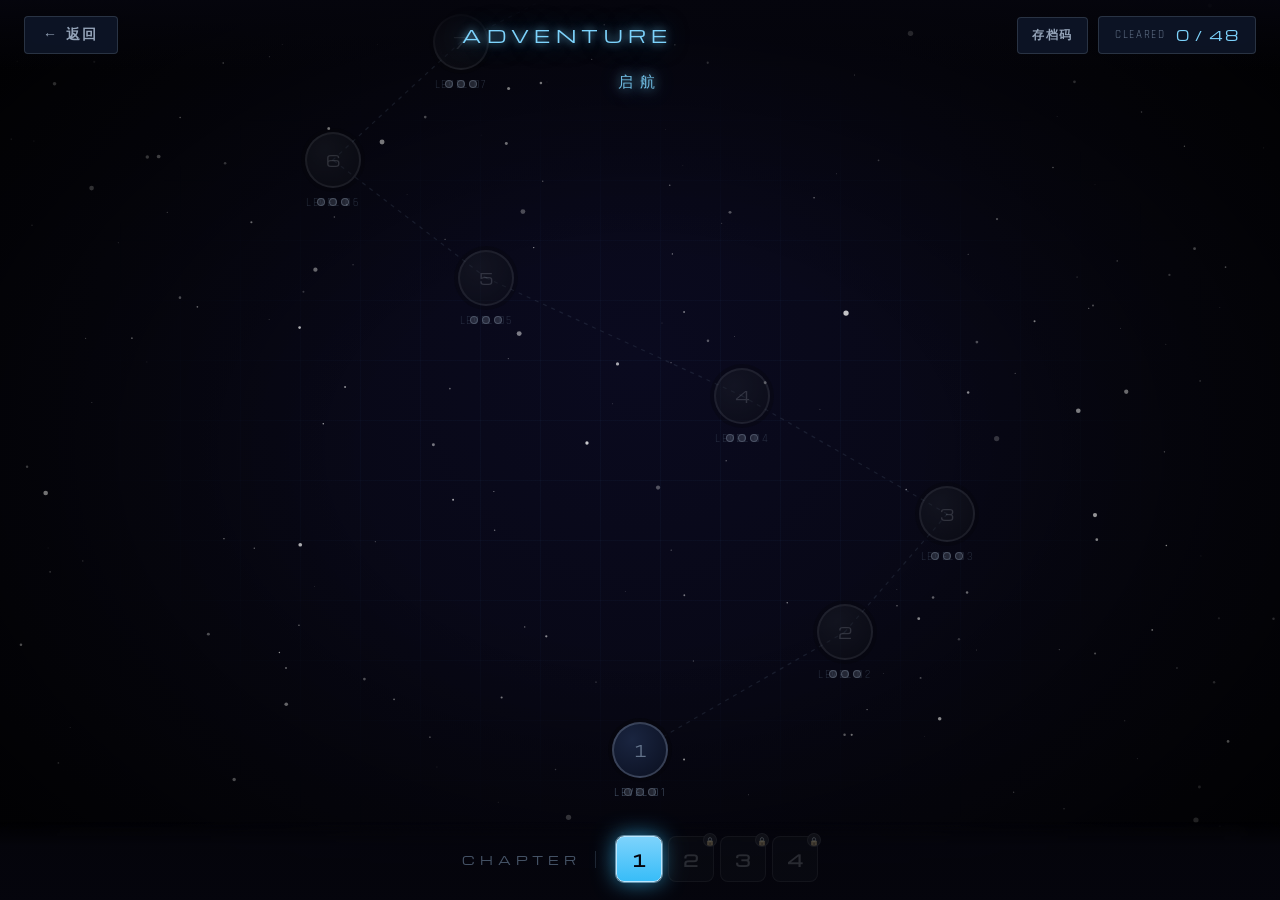
<file: adventure.html>
<!DOCTYPE html>
<html lang="zh-CN">
<head>
<meta charset="UTF-8">
<meta name="viewport" content="width=device-width, initial-scale=1">
<title>Spartlle · 冒险模式</title>
<link rel="preconnect" href="https://fonts.googleapis.com">
<link rel="preconnect" href="https://fonts.gstatic.com" crossorigin>
<link href="https://fonts.googleapis.com/css2?family=Michroma&family=Rajdhani:wght@400;600;700&display=swap" rel="stylesheet">
<style>
  * { box-sizing: border-box; margin: 0; padding: 0; }
  html, body {
    width: 100%; height: 100%;
    overflow: hidden;
    background: #05050d;
    color: #e2e8f0;
    font-family: 'Rajdhani', -apple-system, BlinkMacSystemFont, "Segoe UI", system-ui, sans-serif;
    user-select: none;
  }

  #starfield { position: fixed; inset: 0; display: block; z-index: 0; }
  .vignette {
    position: fixed; inset: 0;
    background: radial-gradient(ellipse at center, transparent 30%, rgba(0,0,0,0.9) 100%);
    pointer-events: none; z-index: 1;
  }
  .grid-overlay {
    position: fixed; inset: 0;
    background-image:
      linear-gradient(rgba(96, 165, 250, 0.04) 1px, transparent 1px),
      linear-gradient(90deg, rgba(96, 165, 250, 0.04) 1px, transparent 1px);
    background-size: 60px 60px;
    mask-image: radial-gradient(ellipse at center, black 20%, transparent 70%);
    -webkit-mask-image: radial-gradient(ellipse at center, black 20%, transparent 70%);
    pointer-events: none; z-index: 1;
  }

  /* ===== 顶部栏 ===== */
  .topbar {
    position: fixed;
    top: 0; left: 0; right: 0;
    z-index: 10;
    display: flex; align-items: center; justify-content: space-between;
    padding: 16px 24px;
    background: linear-gradient(180deg, rgba(5,5,13,0.95) 0%, rgba(5,5,13,0) 100%);
    pointer-events: none;
  }
  .topbar > * { pointer-events: auto; }

  .back-btn {
    display: flex; align-items: center; gap: 8px;
    padding: 9px 18px;
    background: rgba(15,23,42,0.85);
    border: 1px solid rgba(148,163,184,0.22);
    border-radius: 4px;
    color: #94a3b8;
    font-family: 'Rajdhani', sans-serif;
    font-size: 14px; font-weight: 700;
    letter-spacing: 0.2em;
    cursor: pointer;
    transition: all 0.22s cubic-bezier(0.2, 0.9, 0.3, 1);
    backdrop-filter: blur(6px);
  }
  .back-btn:hover {
    color: #fff;
    border-color: #60a5fa;
    box-shadow: 0 0 18px rgba(96,165,250,0.5);
    transform: translateY(-1px);
  }
  .back-btn:active { transform: translateY(0) scale(0.98); }

  .mode-title {
    font-family: 'Michroma', sans-serif;
    font-size: 18px;
    letter-spacing: 0.3em;
    color: #7dd3fc;
    text-shadow:
      0 0 8px rgba(125,211,252,0.9),
      0 0 24px rgba(56,189,248,0.5);
  }

  .progress-box {
    display: flex; align-items: center; gap: 10px;
    padding: 8px 16px;
    background: rgba(15,23,42,0.85);
    border: 1px solid rgba(148,163,184,0.22);
    border-radius: 4px;
    backdrop-filter: blur(6px);
  }
  .progress-label { font-size: 11px; color: #64748b; letter-spacing: 0.15em; }
  .progress-value {
    font-family: 'Michroma', sans-serif;
    font-size: 14px; color: #7dd3fc;
    letter-spacing: 0.1em;
  }

  .topbar-right { display: flex; align-items: center; gap: 10px; }
  .sync-btn { font-size: 12px; padding: 9px 14px; letter-spacing: 0.14em; }

  /* ===== 存档码弹窗 ===== */
  .modal-card.code-card { max-width: 520px; }
  .code-label {
    font-size: 11px; color: #64748b; letter-spacing: 0.16em;
    margin-bottom: 8px;
  }
  .code-label .count { color: #475569; }
  .code-area {
    width: 100%;
    min-height: 58px;
    padding: 10px 12px;
    background: rgba(2, 6, 16, 0.9);
    border: 1px solid rgba(96,165,250,0.25);
    border-radius: 6px;
    color: #7dd3fc;
    font-family: 'Michroma', monospace;
    font-size: 12px;
    line-height: 1.7;
    letter-spacing: 0.08em;
    resize: vertical;
    outline: none;
    transition: border-color 0.2s;
  }
  .code-area:focus { border-color: rgba(96,165,250,0.6); }
  .code-area::placeholder {
    font-family: 'Rajdhani', sans-serif;
    font-size: 13px; letter-spacing: 0.05em; color: #475569;
  }
  .code-row { display: flex; gap: 8px; margin-top: 10px; flex-wrap: wrap; }
  .code-act {
    flex: 1; min-width: 130px;
    padding: 11px 14px;
    background: rgba(15,23,42,0.85);
    border: 1px solid rgba(148,163,184,0.28);
    border-radius: 6px;
    color: #cbd5e1;
    font-family: 'Rajdhani', sans-serif;
    font-size: 13px; font-weight: 700;
    letter-spacing: 0.14em;
    cursor: pointer;
    transition: all 0.2s;
  }
  .code-act:hover { color: #fff; border-color: #60a5fa; background: rgba(20,30,50,0.95); }
  .code-act.primary { color: #04121f; background: #38bdf8; border-color: #38bdf8; }
  .code-act.primary:hover { background: #7dd3fc; border-color: #7dd3fc; }
  .code-sep { height: 1px; background: rgba(42,42,78,0.9); margin: 18px 0; }
  .code-hint {
    margin-top: 12px;
    font-size: 12px;
    line-height: 1.75;
    letter-spacing: 0.04em;
    color: #64748b;
    min-height: 18px;
  }
  .code-hint .ok { color: #7dd3fc; }
  .code-hint .warn { color: #fbbf24; }
  @media (max-width: 520px) {
    .mode-title { font-size: 13px; letter-spacing: 0.12em; }
    .sync-btn { padding: 8px 9px; font-size: 11px; letter-spacing: 0.04em; }
    .progress-box { padding: 7px 10px; gap: 6px; }
    .progress-label { display: none; }
  }
  @media (max-width: 380px) {
    .topbar { padding: 12px 14px; }
    .back-btn { padding: 8px 12px; font-size: 12px; }
    .mode-title { display: none; }
  }

  /* ===== 星图 ===== */
  .map-viewport {
    position: fixed;
    inset: 0;
    z-index: 2;
    overflow-y: auto;
    overflow-x: hidden;
    scroll-behavior: smooth;
    padding-bottom: 90px;
    padding-top: 70px;
  }
  .map-viewport::-webkit-scrollbar { width: 6px; }
  .map-viewport::-webkit-scrollbar-track { background: transparent; }
  .map-viewport::-webkit-scrollbar-thumb {
    background: rgba(96,165,250,0.2);
    border-radius: 3px;
  }
  .map-viewport::-webkit-scrollbar-thumb:hover {
    background: rgba(96,165,250,0.4);
  }

  .map-canvas {
    position: relative;
    width: 100%;
    margin: 0 auto;
  }

  .connection-svg {
    position: absolute;
    inset: 0;
    width: 100%; height: 100%;
    pointer-events: none;
    z-index: 1;
  }

  /* ===== 关卡节点 ===== */
  .level-node {
    position: absolute;
    transform: translate(-50%, 50%);
    z-index: 3;
    cursor: pointer;
    transition: transform 0.25s cubic-bezier(0.2, 0.9, 0.3, 1);
  }
  .level-node.locked {
    cursor: not-allowed;
  }

  .node-body {
    position: relative;
    width: 56px; height: 56px;
    display: flex; align-items: center; justify-content: center;
    border-radius: 50%;
    background: radial-gradient(circle at 35% 30%, #1a2540 0%, #0a0f20 100%);
    border: 2px solid rgba(148,163,184,0.3);
    font-family: 'Michroma', sans-serif;
    font-size: 15px;
    color: #64748b;
    transition: all 0.28s cubic-bezier(0.2, 0.9, 0.3, 1);
    box-shadow: 0 0 0 4px rgba(5,5,13,0.6);
  }

  .level-node:not(.locked):hover .node-body {
    border-color: #60a5fa;
    color: #fff;
    transform: scale(1.1);
    box-shadow:
      0 0 0 4px rgba(5,5,13,0.6),
      0 0 24px rgba(96,165,250,0.7),
      inset 0 0 20px rgba(96,165,250,0.3);
  }
  .level-node:not(.locked):active .node-body {
    transform: scale(1.0);
  }

  /* 已通关至少 EASY */
  .level-node.done-easy .node-body {
    border-color: #22d3ee;
    color: #7dd3fc;
    box-shadow:
      0 0 0 4px rgba(5,5,13,0.6),
      0 0 18px rgba(34,211,238,0.5),
      inset 0 0 16px rgba(34,211,238,0.15);
  }

  /* 已通关 HARD */
  .level-node.done-hard .node-body {
    border-color: #fb923c;
    color: #fdba74;
    box-shadow:
      0 0 0 4px rgba(5,5,13,0.6),
      0 0 20px rgba(251,146,60,0.6),
      inset 0 0 16px rgba(251,146,60,0.18);
  }

  /* 已通关 X MODE */
  .level-node.done-x .node-body {
    border-color: #a855f7;
    color: #d8b4fe;
    background: radial-gradient(circle at 35% 30%, #3b1d5c 0%, #150a26 100%);
    box-shadow:
      0 0 0 4px rgba(5,5,13,0.6),
      0 0 26px rgba(168,85,247,0.75),
      inset 0 0 20px rgba(168,85,247,0.35);
  }

  /* X MODE 通关后的外圈旋转光晕 + X 标记 */
  .level-node.done-x .node-x-ring {
    display: block;
  }
  .node-x-ring {
    display: none;
    position: absolute;
    inset: -10px;
    border-radius: 50%;
    border: 1.5px dashed rgba(168,85,247,0.55);
    animation: xRingSpin 12s linear infinite;
    pointer-events: none;
  }
  @keyframes xRingSpin {
    from { transform: rotate(0deg); }
    to   { transform: rotate(360deg); }
  }

  .node-x-badge {
    display: none;
    position: absolute;
    top: -6px; right: -6px;
    width: 20px; height: 20px;
    border-radius: 50%;
    background: radial-gradient(circle at 35% 30%, #a855f7 0%, #6b21a8 100%);
    border: 1.5px solid #e9d5ff;
    color: #fff;
    font-family: 'Michroma', sans-serif;
    font-size: 11px; font-weight: 700;
    align-items: center; justify-content: center;
    box-shadow: 0 0 12px rgba(168,85,247,0.9);
    z-index: 4;
  }
  .level-node.done-x .node-x-badge {
    display: flex;
  }

  /* 已通关 EASY 但未通关 HARD 时，节点下方的小勾 */
  .node-mini-marks {
    position: absolute;
    bottom: -18px;
    left: 50%; transform: translateX(-50%);
    display: flex; gap: 4px;
    pointer-events: none;
  }
  .mini-mark {
    width: 8px; height: 8px;
    border-radius: 50%;
    background: rgba(148,163,184,0.2);
    border: 1px solid rgba(148,163,184,0.35);
    transition: all 0.25s;
  }
  .mini-mark.easy.on {
    background: #22d3ee;
    border-color: #7dd3fc;
    box-shadow: 0 0 6px #22d3ee;
  }
  .mini-mark.hard.on {
    background: #fb923c;
    border-color: #fdba74;
    box-shadow: 0 0 6px #fb923c;
  }
  .mini-mark.x.on {
    background: #a855f7;
    border-color: #d8b4fe;
    box-shadow: 0 0 6px #a855f7;
  }

  .node-label {
    position: absolute;
    top: 100%;
    left: 50%;
    transform: translateX(-50%);
    margin-top: 8px;
    font-family: 'Rajdhani', sans-serif;
    font-size: 11px;
    letter-spacing: 0.15em;
    color: #475569;
    white-space: nowrap;
    transition: color 0.25s;
  }
  .level-node:not(.locked):hover .node-label {
    color: #94a3b8;
  }
  .level-node.locked .node-body {
    filter: grayscale(0.7);
    opacity: 0.4;
  }
  .level-node.locked .node-label {
    opacity: 0.5;
  }

  /* ===== 章节栏（底部固定） ===== */
  .chapter-bar {
    position: fixed;
    left: 0; right: 0; bottom: 0;
    z-index: 20;
    display: flex;
    align-items: center;
    justify-content: center;
    gap: 6px;
    padding: 14px 24px 18px;
    background: linear-gradient(0deg, rgba(5,5,13,0.98) 0%, rgba(5,5,13,0.85) 70%, rgba(5,5,13,0) 100%);
    backdrop-filter: blur(8px);
  }

  .chapter-label {
    font-family: 'Michroma', sans-serif;
    font-size: 12px;
    letter-spacing: 0.4em;
    color: #475569;
    margin-right: 14px;
    padding-right: 14px;
    border-right: 1px solid rgba(71,85,105,0.4);
  }

  .chapter-btn {
    position: relative;
    width: 46px; height: 46px;
    border-radius: 8px;
    background: rgba(15,23,42,0.85);
    border: 1px solid rgba(148,163,184,0.22);
    color: #64748b;
    font-family: 'Michroma', sans-serif;
    font-size: 16px; font-weight: 700;
    cursor: pointer;
    transition: all 0.22s cubic-bezier(0.2, 0.9, 0.3, 1);
    display: flex; align-items: center; justify-content: center;
  }
  .chapter-btn:hover:not(.locked):not(.active) {
    color: #e2e8f0;
    border-color: #60a5fa;
    box-shadow: 0 0 14px rgba(96,165,250,0.4);
    transform: translateY(-2px);
  }
  .chapter-btn.active {
    color: #05050d;
    background: linear-gradient(180deg, #7dd3fc 0%, #38bdf8 100%);
    border-color: #bae6fd;
    box-shadow:
      0 0 0 1px rgba(186,230,253,0.5),
      0 0 22px rgba(56,189,248,0.7);
  }
  .chapter-btn.locked {
    opacity: 0.35;
    cursor: not-allowed;
    filter: grayscale(0.7);
  }
  .chapter-btn .lock-icon {
    position: absolute;
    top: -4px; right: -4px;
    width: 14px; height: 14px;
    border-radius: 50%;
    background: #1e293b;
    border: 1px solid rgba(71,85,105,0.6);
    display: none;
    align-items: center; justify-content: center;
    font-size: 8px;
    color: #64748b;
  }
  .chapter-btn.locked .lock-icon { display: flex; }

  /* 章节切换时上方浮动标题 */
  .chapter-float-title {
    position: fixed;
    top: 70px;
    left: 50%;
    transform: translateX(-50%);
    z-index: 5;
    font-family: 'Michroma', sans-serif;
    font-size: 15px;
    letter-spacing: 0.5em;
    color: #7dd3fc;
    text-shadow:
      0 0 12px rgba(125,211,252,0.9),
      0 0 30px rgba(56,189,248,0.5);
    opacity: 0.9;
    pointer-events: none;
    white-space: nowrap;
    transition: opacity 0.3s;
  }

  /* ===== 难度选择弹窗 ===== */
  .modal-overlay {
    position: fixed;
    inset: 0;
    z-index: 50;
    background: rgba(2, 4, 10, 0.78);
    backdrop-filter: blur(8px);
    display: none;
    align-items: center;
    justify-content: center;
    padding: 24px;
  }
  .modal-overlay.show {
    display: flex;
    animation: overlayIn 0.24s ease-out;
  }
  @keyframes overlayIn {
    from { opacity: 0; }
    to   { opacity: 1; }
  }

  .modal-card {
    width: 100%;
    max-width: 460px;
    padding: 28px;
    background: linear-gradient(180deg, rgba(15,23,42,0.98) 0%, rgba(8,12,24,0.98) 100%);
    border: 1px solid rgba(96,165,250,0.35);
    border-radius: 8px;
    box-shadow:
      0 0 0 1px rgba(96,165,250,0.15),
      0 0 60px rgba(96,165,250,0.3),
      0 24px 60px rgba(0,0,0,0.7);
    animation: modalIn 0.28s cubic-bezier(0.2, 0.9, 0.3, 1);
    max-height: 90vh;
    overflow-y: auto;
  }
  @keyframes modalIn {
    from { opacity: 0; transform: translateY(16px) scale(0.96); }
    to   { opacity: 1; transform: translateY(0) scale(1); }
  }

  .modal-header {
    display: flex; align-items: baseline; justify-content: space-between;
    padding-bottom: 16px;
    margin-bottom: 20px;
    border-bottom: 1px solid rgba(42,42,78,0.8);
  }
  .modal-level-tag {
    font-family: 'Michroma', sans-serif;
    font-size: 11px;
    letter-spacing: 0.3em;
    color: #64748b;
  }
  .modal-level-name {
    font-family: 'Michroma', sans-serif;
    font-size: 22px;
    color: #7dd3fc;
    text-shadow: 0 0 14px rgba(125,211,252,0.6);
  }

  .difficulty-list {
    display: flex;
    flex-direction: column;
    gap: 10px;
  }

  .diff-btn {
    position: relative;
    display: flex;
    align-items: center;
    justify-content: space-between;
    padding: 16px 20px;
    border-radius: 6px;
    background: linear-gradient(180deg, rgba(15,23,42,0.85) 0%, rgba(8,12,24,0.95) 100%);
    border: 1.5px solid;
    cursor: pointer;
    transition: all 0.22s cubic-bezier(0.2, 0.9, 0.3, 1);
    text-align: left;
    font-family: 'Rajdhani', sans-serif;
  }
  .diff-btn:hover {
    transform: translateY(-2px);
  }
  .diff-btn:active {
    transform: translateY(0) scale(0.99);
  }

  .diff-easy {
    border-color: rgba(34,211,238,0.45);
    color: #7dd3fc;
  }
  .diff-easy:hover {
    border-color: #22d3ee;
    box-shadow:
      0 0 0 1px rgba(34,211,238,0.4),
      0 0 24px rgba(34,211,238,0.4);
  }

  .diff-hard {
    border-color: rgba(251,146,60,0.45);
    color: #fdba74;
  }
  .diff-hard:hover {
    border-color: #fb923c;
    box-shadow:
      0 0 0 1px rgba(251,146,60,0.4),
      0 0 24px rgba(251,146,60,0.4);
  }

  .diff-x {
    border-color: rgba(168,85,247,0.5);
    color: #d8b4fe;
    background: linear-gradient(180deg, rgba(59,29,92,0.4) 0%, rgba(21,10,38,0.95) 100%);
  }
  .diff-x:hover {
    border-color: #a855f7;
    box-shadow:
      0 0 0 1px rgba(168,85,247,0.5),
      0 0 28px rgba(168,85,247,0.6);
  }

  .diff-name {
    font-family: 'Michroma', sans-serif;
    font-size: 15px;
    letter-spacing: 0.15em;
    margin-bottom: 3px;
  }
  .diff-sub {
    font-size: 11px;
    color: #64748b;
    letter-spacing: 0.08em;
    line-height: 1.3;
  }
  .diff-x .diff-sub { color: #a78bfa; opacity: 0.8; }

  .diff-status {
    flex-shrink: 0;
    width: 32px; height: 32px;
    display: flex; align-items: center; justify-content: center;
    border-radius: 50%;
    border: 1.5px solid rgba(148,163,184,0.3);
    font-family: 'Michroma', sans-serif;
    font-size: 14px;
    font-weight: 700;
    transition: all 0.22s;
  }
  .diff-easy .diff-status { border-color: rgba(34,211,238,0.5); color: #22d3ee; }
  .diff-hard .diff-status { border-color: rgba(251,146,60,0.5); color: #fb923c; }
  .diff-x .diff-status { border-color: rgba(168,85,247,0.5); color: #a855f7; }

  .diff-btn.cleared .diff-status {
    background: currentColor;
    color: #05050d !important;
    border-color: transparent;
    box-shadow: 0 0 12px currentColor;
  }
  .diff-easy.cleared .diff-status { background: #22d3ee; }
  .diff-hard.cleared .diff-status { background: #fb923c; }
  .diff-x.cleared .diff-status { background: #a855f7; color: #fff !important; }

  /* 锁定的难度按钮 */
  .diff-btn.diff-locked {
    opacity: 0.4;
    cursor: not-allowed;
    filter: grayscale(0.6);
  }
  .diff-btn.diff-locked:hover {
    transform: none;
    box-shadow: none;
  }
  .diff-btn.diff-locked .diff-sub {
    color: #64748b !important;
    font-style: italic;
  }

  /* 查看剧情按钮 */
  .story-btn {
    display: flex; align-items: center; justify-content: center; gap: 8px;
    margin-top: 14px;
    width: 100%;
    padding: 14px;
    background: linear-gradient(180deg, rgba(45, 20, 80, 0.5) 0%, rgba(15, 8, 40, 0.9) 100%);
    border: 1.5px solid rgba(168, 85, 247, 0.55);
    border-radius: 6px;
    color: #d8b4fe;
    font-family: 'Rajdhani', sans-serif;
    font-size: 14px;
    font-weight: 700;
    letter-spacing: 0.3em;
    cursor: pointer;
    transition: all 0.22s cubic-bezier(0.2, 0.9, 0.3, 1);
    position: relative;
    overflow: hidden;
  }
  .story-btn::before {
    content: '';
    position: absolute;
    inset: 0;
    background: radial-gradient(circle at 50% 120%, rgba(168, 85, 247, 0.4) 0%, transparent 70%);
    opacity: 0;
    transition: opacity 0.25s;
    pointer-events: none;
  }
  .story-btn:hover {
    color: #fff;
    border-color: #a855f7;
    transform: translateY(-2px);
    box-shadow:
      0 0 0 1px rgba(168, 85, 247, 0.5),
      0 0 24px rgba(168, 85, 247, 0.5);
  }
  .story-btn:hover::before { opacity: 1; }
  .story-btn:active { transform: translateY(0) scale(0.99); }

  .story-icon { font-size: 16px; }

  .modal-close {
    margin-top: 20px;
    width: 100%;
    padding: 12px;
    background: rgba(15,23,42,0.85);
    border: 1px solid rgba(148,163,184,0.25);
    border-radius: 6px;
    color: #94a3b8;
    font-family: 'Rajdhani', sans-serif;
    font-size: 14px;
    font-weight: 700;
    letter-spacing: 0.25em;
    cursor: pointer;
    transition: all 0.2s;
  }
  .modal-close:hover {
    color: #fff;
    border-color: rgba(148,163,184,0.6);
    background: rgba(20,30,50,0.95);
  }

  /* ===== Toast ===== */
  .toast {
    position: fixed;
    left: 50%;
    bottom: 100px;
    transform: translateX(-50%) translateY(24px);
    padding: 12px 30px;
    border-radius: 4px;
    background: rgba(8, 12, 24, 0.96);
    border: 1px solid rgba(96, 165, 250, 0.4);
    color: #e2e8f0;
    font-size: 14px;
    letter-spacing: 0.14em;
    font-weight: 600;
    opacity: 0;
    pointer-events: none;
    transition: all 0.32s cubic-bezier(0.2, 0.9, 0.3, 1);
    z-index: 100;
    backdrop-filter: blur(10px);
    white-space: nowrap;
    box-shadow: 0 0 20px rgba(96, 165, 250, 0.25);
  }
  .toast.show {
    opacity: 1;
    transform: translateX(-50%) translateY(0);
  }
  .toast .highlight { color: #7dd3fc; font-weight: 700; text-shadow: 0 0 10px rgba(125,211,252,0.8); }
</style>
</head>
<body>

<canvas id="starfield"></canvas>
<div class="grid-overlay"></div>
<div class="vignette"></div>

<!-- 顶部栏 -->
<div class="topbar">
  <button class="back-btn" id="backBtn">← 返回</button>
  <div class="mode-title">ADVENTURE</div>
  <div class="topbar-right">
    <button class="back-btn sync-btn" id="syncBtn">存档码</button>
    <div class="progress-box">
      <span class="progress-label">CLEARED</span>
      <span class="progress-value" id="progressValue">0 / 48</span>
    </div>
  </div>
</div>

<!-- 章节浮动标题 -->
<div class="chapter-float-title" id="chapterFloatTitle">启航</div>

<!-- 星图可滚动区域 -->
<div class="map-viewport" id="mapViewport">
  <div class="map-canvas" id="mapCanvas">
    <svg class="connection-svg" id="connectionSvg"></svg>
    <!-- 节点由 JS 动态生成 -->
  </div>
</div>

<!-- 章节栏 -->
<div class="chapter-bar" id="chapterBar">
  <div class="chapter-label">CHAPTER</div>
  <!-- 章节按钮由 JS 生成 -->
</div>

<!-- 难度弹窗 -->
<div class="modal-overlay" id="modalOverlay">
  <div class="modal-card">
    <div class="modal-header">
      <span class="modal-level-tag" id="modalLevelTag">LEVEL 01</span>
      <span class="modal-level-name" id="modalLevelName">第一战</span>
    </div>
    <div class="difficulty-list" id="difficultyList">
      <!-- 难度按钮由 JS 生成 -->
    </div>
    <button class="story-btn" id="storyBtn">
      <span class="story-icon">📖</span> 查看剧情
    </button>
    <button class="modal-close" id="modalClose">关闭</button>
  </div>
</div>

<div class="toast" id="toast"></div>

<!-- 存档码弹窗 -->
<div class="modal-overlay" id="codeOverlay">
  <div class="modal-card code-card">
    <div class="modal-header">
      <span class="modal-level-tag">SAVE CODE</span>
      <span class="modal-level-name">存档码</span>
    </div>
    <div class="code-label">当前进度 · <span class="count" id="codeLenLabel"></span></div>
    <textarea class="code-area" id="codeOut" readonly spellcheck="false"></textarea>
    <div class="code-row">
      <button class="code-act primary" id="codeCopyBtn">复制进度码</button>
      <button class="code-act" id="codeCopyUrlBtn">复制备份链接</button>
    </div>
    <div class="code-hint" id="codeUrlHint">备份链接固定指向线上站点，直接发给别人就能打开。</div>
    <div class="code-sep"></div>
    <div class="code-label">导入进度码或备份链接</div>
    <textarea class="code-area" id="codeIn" placeholder="粘贴进度码，或带 #p= 的完整链接" spellcheck="false"></textarea>
    <div class="code-row">
      <button class="code-act primary" id="codeImportBtn">导入并合并</button>
      <button class="code-act" id="codeClearBtn">清空输入</button>
    </div>
    <div class="code-hint" id="codeHint">导入只补齐进度，不会覆盖已有记录。</div>
    <button class="modal-close" id="codeClose">关闭</button>
  </div>
</div>

<script src="js/util.js"></script>
<script src="js/icons.js"></script>
<script src="js/pieces.js"></script>
<script src="js/starfield.js"></script>
<script src="js/save.js"></script>
<script src="js/progresscode.js"></script>
<script>
(() => {
  'use strict';

  // ==================== 常量 ====================
  const CHAPTER_COUNT = SL.save.CHAPTER_COUNT;
  const LEVELS_PER_CHAPTER = SL.save.LEVELS_PER_CHAPTER;

  // 章节信息
  const CHAPTERS = [
    { id: 1, name: '启航', subtitle: '' },
    { id: 2, name: '第二章', subtitle: '' },
    { id: 3, name: '第三章', subtitle: '' },
    { id: 4, name: '第四章', subtitle: '' },
  ];

  // 关卡名（占位，以后再定）
  function getLevelName(chapter, level) {
    return `LV.${String(level).padStart(2, '0')}`;
  }

  // 12 个关卡节点的横向位置（百分比），形成"星座攀升"曲线
  const NODE_LAYOUT = [
    { x: 50 },  // 1
    { x: 66 },  // 2
    { x: 74 },  // 3
    { x: 58 },  // 4
    { x: 38 },  // 5
    { x: 26 },  // 6
    { x: 36 },  // 7
    { x: 54 },  // 8
    { x: 70 },  // 9
    { x: 56 },  // 10
    { x: 38 },  // 11
    { x: 50 },  // 12（登顶，居中）
  ];

  const ROW_SPACING = 118;
  const BOTTOM_PADDING = 60;
  const TOP_PADDING = 80;

  // 存档逻辑委托给共享 save.js（调用点保持不变，便于调试接口复用）
  let save = SL.save.load();
  const lvKey = (ch, lv) => SL.save.lvKey(ch, lv);
  function loadSave() { return save; }
  function persistSave() { SL.save.persist(save); }
  function getProgress(ch, lv) { return SL.save.getProgress(save, ch, lv); }
  function isLevelUnlocked(ch, lv) { return SL.save.isLevelUnlocked(save, ch, lv); }
  function isChapterUnlocked(ch) { return SL.save.isChapterUnlocked(save, ch); }
  function countChapterCleared(ch) { return SL.save.countChapterCleared(save, ch); }

  const starCanvas = document.getElementById('starfield');
  SL.initStarfield(starCanvas, { count: 200, mode: 'layered', twinkle: true });

  // ==================== 状态 ====================
  const state = {
    chapter: 1,
    modalChapter: 1,
    modalLevel: 1,
  };

  const mapViewport = document.getElementById('mapViewport');
  const mapCanvas = document.getElementById('mapCanvas');
  const connectionSvg = document.getElementById('connectionSvg');
  const chapterBar = document.getElementById('chapterBar');
  const chapterFloatTitle = document.getElementById('chapterFloatTitle');
  const progressValue = document.getElementById('progressValue');
  const modalOverlay = document.getElementById('modalOverlay');
  const modalLevelTag = document.getElementById('modalLevelTag');
  const modalLevelName = document.getElementById('modalLevelName');
  const difficultyList = document.getElementById('difficultyList');
  const modalClose = document.getElementById('modalClose');
  const toast = document.getElementById('toast');

  let toastTimer = null;
  function showToast(html) {
    toast.innerHTML = html;
    toast.classList.add('show');
    clearTimeout(toastTimer);
    toastTimer = setTimeout(() => toast.classList.remove('show'), 2000);
  }

  // ==================== 渲染星图 ====================
  function renderChapter(ch) {
    state.chapter = ch;

    const mapHeight = TOP_PADDING + BOTTOM_PADDING + (LEVELS_PER_CHAPTER - 1) * ROW_SPACING;
    mapCanvas.style.height = mapHeight + 'px';
    connectionSvg.setAttribute('viewBox', `0 0 ${mapCanvas.clientWidth || 1000} ${mapHeight}`);
    connectionSvg.style.height = mapHeight + 'px';

    [...mapCanvas.querySelectorAll('.level-node')].forEach(n => n.remove());

    const nodePositions = [];
    const containerWidth = mapCanvas.clientWidth || 1000;

    for (let lv = 1; lv <= LEVELS_PER_CHAPTER; lv++) {
      const idx = lv - 1;
      const layout = NODE_LAYOUT[idx];
      const progress = getProgress(ch, lv);
      const unlocked = isLevelUnlocked(ch, lv);

      const bottomPx = BOTTOM_PADDING + idx * ROW_SPACING;

      const node = document.createElement('div');
      node.className = 'level-node';
      if (!unlocked) node.classList.add('locked');
      if (progress.easy) node.classList.add('done-easy');
      if (progress.hard) node.classList.add('done-hard');
      if (progress.x)    node.classList.add('done-x');

      node.style.left = layout.x + '%';
      node.style.bottom = bottomPx + 'px';

      node.innerHTML = `
        <div class="node-x-ring"></div>
        <div class="node-body">${lv}</div>
        <div class="node-x-badge">✕</div>
        <div class="node-mini-marks">
          <span class="mini-mark easy ${progress.easy ? 'on' : ''}"></span>
          <span class="mini-mark hard ${progress.hard ? 'on' : ''}"></span>
          <span class="mini-mark x ${progress.x ? 'on' : ''}"></span>
        </div>
        <div class="node-label">LEVEL ${String(lv).padStart(2, '0')}</div>
      `;

      node.addEventListener('click', (e) => {
        e.stopPropagation();
        if (!unlocked) {
          showToast('<span class="highlight">未解锁</span> · 请先通关上一关');
          return;
        }
        openLevelModal(ch, lv);
      });

      mapCanvas.appendChild(node);

      nodePositions.push({
        cx: (layout.x / 100) * containerWidth,
        cy: mapHeight - bottomPx,
      });
    }

    renderConnections(nodePositions, ch);

    requestAnimationFrame(() => {
      mapViewport.scrollTop = mapViewport.scrollHeight;
    });
  }

  function renderConnections(positions, ch) {
    while (connectionSvg.firstChild) connectionSvg.removeChild(connectionSvg.firstChild);

    const ns = 'http://www.w3.org/2000/svg';
    for (let i = 0; i < positions.length - 1; i++) {
      const a = positions[i];
      const b = positions[i + 1];

      const lv = i + 1;
      const clearedA = getProgress(ch, lv).easy;
      const clearedB = getProgress(ch, lv + 1).easy;

      let stroke, width, opacity, dash;
      if (clearedA && clearedB) {
        stroke = '#22d3ee';
        width = 2;
        opacity = 0.7;
        dash = '0';
      } else if (clearedA) {
        stroke = '#60a5fa';
        width = 1.6;
        opacity = 0.5;
        dash = '6 6';
      } else {
        stroke = '#475569';
        width = 1.2;
        opacity = 0.28;
        dash = '3 6';
      }

      if (clearedA && clearedB) {
        const glow = document.createElementNS(ns, 'line');
        glow.setAttribute('x1', a.cx);
        glow.setAttribute('y1', a.cy);
        glow.setAttribute('x2', b.cx);
        glow.setAttribute('y2', b.cy);
        glow.setAttribute('stroke', '#22d3ee');
        glow.setAttribute('stroke-width', 5);
        glow.setAttribute('stroke-opacity', 0.18);
        glow.setAttribute('stroke-linecap', 'round');
        connectionSvg.appendChild(glow);
      }

      const line = document.createElementNS(ns, 'line');
      line.setAttribute('x1', a.cx);
      line.setAttribute('y1', a.cy);
      line.setAttribute('x2', b.cx);
      line.setAttribute('y2', b.cy);
      line.setAttribute('stroke', stroke);
      line.setAttribute('stroke-width', width);
      line.setAttribute('stroke-opacity', opacity);
      line.setAttribute('stroke-linecap', 'round');
      if (dash !== '0') line.setAttribute('stroke-dasharray', dash);
      connectionSvg.appendChild(line);
    }
  }

  // ==================== 渲染章节栏 ====================
  function renderChapterBar() {
    [...chapterBar.querySelectorAll('.chapter-btn')].forEach(b => b.remove());

    for (const ch of CHAPTERS) {
      const unlocked = isChapterUnlocked(ch.id);
      const active = state.chapter === ch.id;

      const btn = document.createElement('button');
      btn.className = 'chapter-btn';
      if (active) btn.classList.add('active');
      if (!unlocked) btn.classList.add('locked');
      btn.textContent = ch.id;
      btn.innerHTML += `<span class="lock-icon">🔒</span>`;

      btn.addEventListener('click', () => {
        if (!unlocked) {
          showToast('<span class="highlight">章节未解锁</span> · 请先通关上一章');
          return;
        }
        if (state.chapter === ch.id) return;
        switchChapter(ch.id);
      });

      chapterBar.appendChild(btn);
    }
  }

  function switchChapter(ch) {
    state.chapter = ch;
    chapterFloatTitle.textContent = CHAPTERS[ch - 1].name;

    chapterFloatTitle.style.opacity = '0';
    setTimeout(() => {
      renderChapter(ch);
      renderChapterBar();
      chapterFloatTitle.style.opacity = '0.9';
    }, 180);
  }

  // ==================== 进度 ====================
  function updateProgress() {
    let totalCleared = 0;
    for (let ch = 1; ch <= CHAPTER_COUNT; ch++) {
      for (let lv = 1; lv <= LEVELS_PER_CHAPTER; lv++) {
        if (getProgress(ch, lv).easy) totalCleared++;
      }
    }
    const total = CHAPTER_COUNT * LEVELS_PER_CHAPTER;
    progressValue.textContent = `${totalCleared} / ${total}`;
  }

  // ==================== 难度弹窗 ====================
  function openLevelModal(ch, lv) {
    state.modalChapter = ch;
    state.modalLevel = lv;

    modalLevelTag.textContent = `${CHAPTERS[ch - 1].name} · LEVEL ${String(lv).padStart(2, '0')}`;
    modalLevelName.textContent = getLevelName(ch, lv);

    renderDifficultyList();
    modalOverlay.classList.add('show');
  }

  function closeLevelModal() {
    modalOverlay.classList.remove('show');
  }

  function renderDifficultyList() {
    difficultyList.innerHTML = '';
    const ch = state.modalChapter;
    const lv = state.modalLevel;
    const progress = getProgress(ch, lv);

    const DIFFS = [
      {
        key: 'easy',
        cls: 'diff-easy',
        name: 'EASY',
        sub: '标准难度 · 熟悉关卡机制',
        mark: '✓',
        unlocked: true,
        lockedTip: '',
      },
      {
        key: 'hard',
        cls: 'diff-hard',
        name: 'HARD',
        sub: '敌人更多 · 资源更紧',
        mark: '✓',
        unlocked: progress.easy,
        lockedTip: '需先通关 EASY',
      },
      {
        key: 'x',
        cls: 'diff-x',
        name: 'X MODE',
        sub: '极限挑战 · 通关解锁 X 标志',
        mark: '✕',
        unlocked: progress.hard,
        lockedTip: '需先通关 HARD',
      },
    ];

    for (const d of DIFFS) {
      const cleared = progress[d.key];
      const locked = !d.unlocked;

      const btn = document.createElement('button');
      btn.className = `diff-btn ${d.cls}`;
      if (cleared) btn.classList.add('cleared');
      if (locked) btn.classList.add('diff-locked');

      const subText = locked ? d.lockedTip : d.sub;

      let statusContent = '';
      if (cleared) statusContent = d.mark;
      else if (locked) statusContent = '🔒';

      btn.innerHTML = `
        <div>
          <div class="diff-name">${d.name}</div>
          <div class="diff-sub">${subText}</div>
        </div>
        <div class="diff-status">${statusContent}</div>
      `;

      btn.addEventListener('click', () => {
        if (locked) {
          showToast(`<span class="highlight">${d.lockedTip}</span>`);
          return;
        }
        enterLevel(ch, lv, d.key);
      });

      difficultyList.appendChild(btn);
    }
  }

  // ==================== 进入关卡 ====================
  function enterLevel(ch, lv, difficulty) {
    // 防御性检查：难度是否已解锁
    const progress = getProgress(ch, lv);
    if (difficulty === 'hard' && !progress.easy) {
      showToast('<span class="highlight">需先通关 EASY</span>');
      return;
    }
    if (difficulty === 'x' && !progress.hard) {
      showToast('<span class="highlight">需先通关 HARD</span>');
      return;
    }

    // 已做好的关卡页：EASY 模式直达。?d= 传难度，关卡页通关时按这个值写存档。
    // key 格式 c<章>-l<关>-<难度>，后续新关卡只需往表里加一行。
    const LEVEL_PAGES = {
      'c1-l1-easy': '1-1.html',
      'c1-l2-easy': '1-2.html',
    };
    const page = LEVEL_PAGES[`c${ch}-l${lv}-${difficulty}`];
    if (page) {
      window.location.href = `${page}?c=${ch}&l=${lv}&d=${difficulty}`;
    } else {
      showToast('<span class="highlight">关卡开发中</span> · 敬请期待');
    }
  }

  // ==================== 事件绑定 ====================
  document.getElementById('backBtn').addEventListener('click', () => {
    window.location.href = 'index.html';
  });

  // 查看剧情按钮
  document.getElementById('storyBtn').addEventListener('click', () => {
    const ch = state.modalChapter;
    const lv = state.modalLevel;
    window.location.href = `story.html?c=${ch}&l=${lv}`;
  });

  modalClose.addEventListener('click', closeLevelModal);
  modalOverlay.addEventListener('click', (e) => {
    if (e.target === modalOverlay) closeLevelModal();
  });
  document.addEventListener('keydown', (e) => {
    if (e.key === 'Escape') { closeLevelModal(); closeCodeModal(); }
  });

  // 窗口尺寸变化：重绘（连接线依赖容器宽度）
  let resizeRaf = null;
  window.addEventListener('resize', () => {
    if (resizeRaf) cancelAnimationFrame(resizeRaf);
    resizeRaf = requestAnimationFrame(() => {
      renderChapter(state.chapter);
    });
  });

  // ==================== 存档码 ====================
  const codeOverlay = document.getElementById('codeOverlay');
  const codeOut = document.getElementById('codeOut');
  const codeIn = document.getElementById('codeIn');
  const codeHint = document.getElementById('codeHint');
  const codeLenLabel = document.getElementById('codeLenLabel');

  function refreshCodeOut() {
    const code = SL.progressCode.encode(save);
    codeOut.value = code;
    codeLenLabel.textContent = code.length + ' 个字符';
  }

  function openCodeModal() {
    refreshCodeOut();
    codeIn.value = '';
    codeHint.innerHTML = '导入只补齐进度，不会覆盖已有记录。';
    codeOverlay.classList.add('show');
  }

  function closeCodeModal() {
    codeOverlay.classList.remove('show');
  }

  // 导入：合并 + 落盘 + 刷新视图
  function importCode(raw) {
    const res = SL.progressCode.applyToSave(save, raw);
    if (!res.ok) return res;
    persistSave();
    renderChapter(state.chapter);
    renderChapterBar();
    updateProgress();
    return res;
  }

  function copyText(text, okMsg) {
    const done = () => showToast(okMsg);
    const fallback = () => {
      try {
        const ta = document.createElement('textarea');
        ta.value = text;
        ta.style.position = 'fixed';
        ta.style.top = '-9999px';
        document.body.appendChild(ta);
        ta.select();
        const ok = document.execCommand && document.execCommand('copy');
        document.body.removeChild(ta);
        if (ok) done(); else showToast('<span class="highlight">请长按手动复制</span>');
      } catch (e) {
        showToast('<span class="highlight">请长按手动复制</span>');
      }
    };
    if (navigator.clipboard && navigator.clipboard.writeText) {
      navigator.clipboard.writeText(text).then(done).catch(fallback);
    } else {
      fallback();
    }
  }

  document.getElementById('syncBtn').addEventListener('click', openCodeModal);
  document.getElementById('codeClose').addEventListener('click', closeCodeModal);
  codeOverlay.addEventListener('click', (e) => {
    if (e.target === codeOverlay) closeCodeModal();
  });
  document.getElementById('codeCopyBtn').addEventListener('click', () => {
    copyText(codeOut.value, '<span class="highlight">进度码已复制</span>');
  });
  document.getElementById('codeCopyUrlBtn').addEventListener('click', () => {
    copyText(SL.progressCode.backupURL(codeOut.value), '<span class="highlight">备份链接已复制</span>');
  });
  document.getElementById('codeClearBtn').addEventListener('click', () => {
    codeIn.value = '';
    codeIn.focus();
  });
  document.getElementById('codeImportBtn').addEventListener('click', () => {
    const raw = codeIn.value.trim();
    if (!raw) {
      codeHint.innerHTML = '<span class="warn">先粘贴进度码或备份链接</span>';
      return;
    }
    const res = importCode(raw);
    if (!res.ok) {
      const tip = res.reason === 'checksum' ? '校验失败，可能复制不完整'
        : res.reason === 'version' ? '进度码来自更新的版本，请刷新页面'
        : res.reason === 'length' ? '长度不对，进度码不完整'
        : '进度码格式不正确';
      codeHint.innerHTML = `<span class="warn">${tip}</span>`;
      return;
    }
    refreshCodeOut();
    codeHint.innerHTML = res.added > 0
      ? `<span class="ok">已合并 ${res.added} 项进度</span>`
      : '没有新进度可合并，本地记录已包含该码的全部内容';
  });

  // ==================== 启动 ====================

  // 带 #p= 进来：先合并再渲染，避免画面先闪一下旧进度
  const bootCode = SL.progressCode.readFromHash(location.hash);
  if (bootCode) {
    const res = SL.progressCode.applyToSave(save, bootCode);
    if (res.ok) {
      persistSave();
      SL.progressCode.stripHash();
      setTimeout(() => showToast(
        res.added > 0
          ? `<span class="highlight">进度码已导入</span> · 合并 ${res.added} 项`
          : '<span class="highlight">进度码已读取</span> · 无新增'
      ), 400);
    } else {
      SL.progressCode.stripHash();
      setTimeout(() => showToast('<span class="highlight">进度码无效</span> · 已忽略'), 400);
    }
  }

  chapterFloatTitle.textContent = CHAPTERS[0].name;
  renderChapter(1);
  renderChapterBar();
  updateProgress();

  // ==================== 调试接口 ====================
  window.__adventure = {
    get save() { return save; },
    set save(v) { save = v; },
    get state() { return state; },
    getProgress,
    isLevelUnlocked,
    isChapterUnlocked,
    countChapterCleared,
    CHAPTERS,
    LEVELS_PER_CHAPTER,
    resetProgress() {
      save = { version: 1, progress: {} };
      persistSave();
      renderChapter(state.chapter);
      renderChapterBar();
      updateProgress();
      showToast('<span class="highlight">进度已重置</span>');
    },
    completeLevel(ch, lv, diff = 'easy') {
      const key = lvKey(ch, lv);
      const prog = getProgress(ch, lv);
      save.progress[key] = { ...prog, [diff]: true };
      persistSave();
      renderChapter(state.chapter);
      renderChapterBar();
      updateProgress();
      showToast(`<span class="highlight">${ch}-${lv} ${diff}</span> 已标记通关`);
    },
    unlockAllChapters() {
      for (let ch = 1; ch <= CHAPTER_COUNT; ch++) {
        for (let lv = 1; lv <= LEVELS_PER_CHAPTER; lv++) {
          const key = lvKey(ch, lv);
          save.progress[key] = { easy: true, hard: false, x: false };
        }
      }
      persistSave();
      renderChapter(state.chapter);
      renderChapterBar();
      updateProgress();
      showToast('<span class="highlight">已解锁所有章节</span>');
    },
    encodeCode() { return SL.progressCode.encode(save); },
    importCode,
    openCodeModal,
  };
})();
</script>
</body>
</html>
</file>
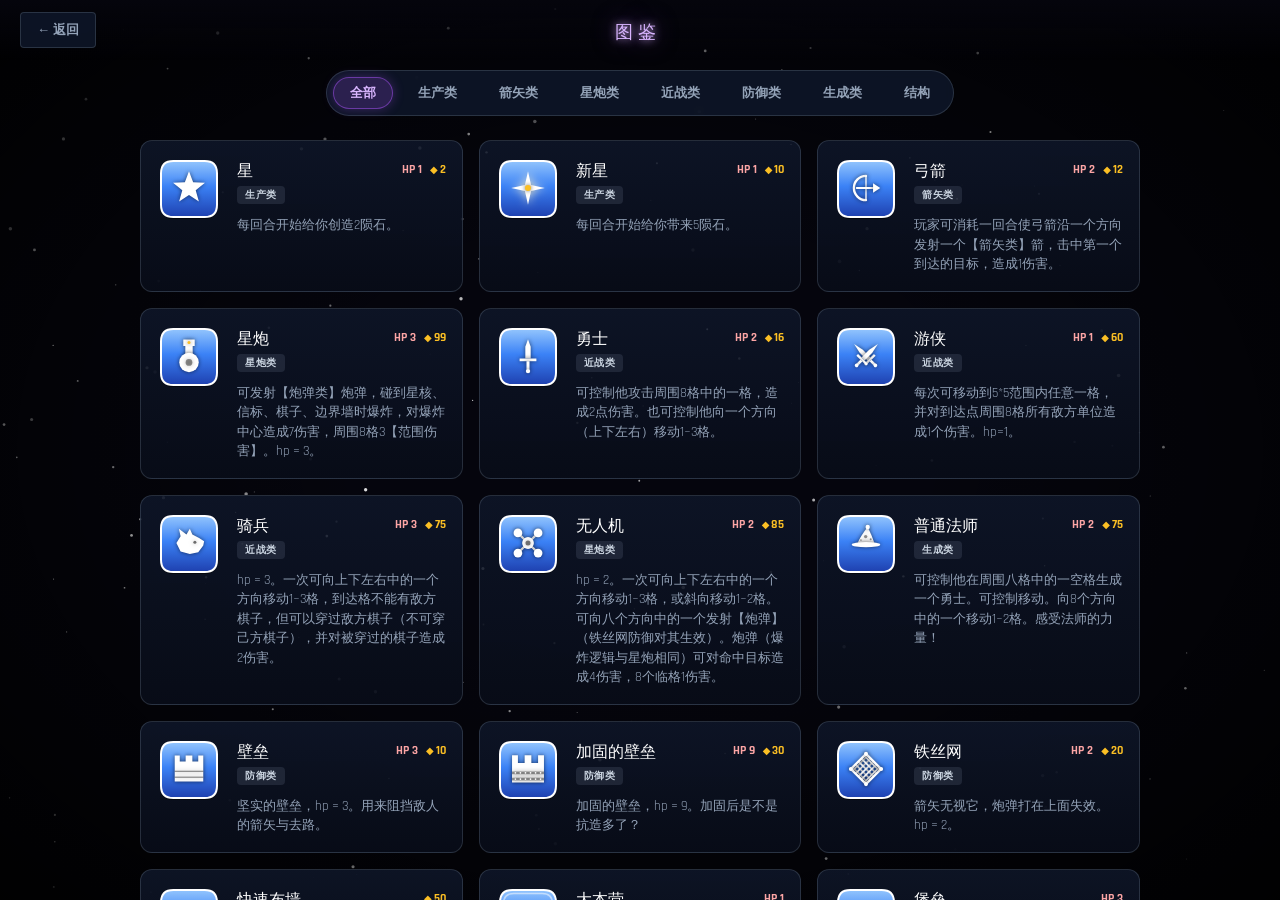
<file: codex.html>
<!DOCTYPE html>
<html lang="zh-CN">
<head>
<meta charset="UTF-8">
<meta name="viewport" content="width=device-width, initial-scale=1.0, maximum-scale=1.0, user-scalable=no, viewport-fit=cover">
<title>Spartlle · 棋子图鉴</title>
<link rel="preconnect" href="https://fonts.googleapis.com">
<link rel="preconnect" href="https://fonts.gstatic.com" crossorigin>
<link href="https://fonts.googleapis.com/css2?family=Michroma&family=Rajdhani:wght@400;600;700&display=swap" rel="stylesheet">
<style>
  * { box-sizing: border-box; margin: 0; padding: 0; }
  html, body {
    width: 100%; height: 100%;
    overflow: hidden; background: #05050d; color: #e2e8f0;
    font-family: 'Rajdhani', -apple-system, BlinkMacSystemFont, "Segoe UI", system-ui, sans-serif;
    user-select: none; touch-action: none;
  }

  #starfield { position: fixed; inset: 0; display: block; z-index: 0; }
  .vignette {
    position: fixed; inset: 0;
    background: radial-gradient(ellipse at center, transparent 30%, rgba(0,0,0,0.9) 100%);
    pointer-events: none; z-index: 1;
  }

  /* ===== 顶部栏 ===== */
  .topbar {
    position: fixed; top: 0; left: 0; right: 0; z-index: 10;
    display: flex; align-items: center; justify-content: space-between;
    padding: 12px 20px; padding-top: calc(12px + env(safe-area-inset-top));
    background: linear-gradient(180deg, rgba(5,5,13,0.95) 0%, rgba(5,5,13,0) 100%);
    pointer-events: none;
  }
  .topbar > * { pointer-events: auto; }

  .back-btn {
    display: flex; align-items: center; gap: 6px; padding: 8px 16px;
    background: rgba(15,23,42,0.85); border: 1px solid rgba(148,163,184,0.22);
    border-radius: 4px; color: #94a3b8; font-family: 'Rajdhani', sans-serif;
    font-size: 13px; font-weight: 700; cursor: pointer; transition: all 0.22s;
    backdrop-filter: blur(6px);
  }
  .back-btn:hover, .back-btn:active { color: #fff; border-color: #60a5fa; box-shadow: 0 0 16px rgba(96,165,250,0.5); }

  .mode-title {
    font-family: 'Michroma', sans-serif; font-size: 18px; letter-spacing: 0.3em;
    color: #d8b4fe; text-shadow: 0 0 8px rgba(216,180,254,0.9), 0 0 24px rgba(168,85,247,0.5);
  }

  /* ===== 分类 Tab ===== */
  .tabs-container {
    position: fixed; top: 60px; top: calc(60px + env(safe-area-inset-top)); left: 0; right: 0;
    z-index: 9; display: flex; justify-content: center; padding: 10px 16px;
    overflow-x: auto; scrollbar-width: none;
  }
  .tabs-container::-webkit-scrollbar { display: none; }
  .tabs {
    display: flex; gap: 8px; padding: 6px;
    background: rgba(15,23,42,0.85); border: 1px solid rgba(148,163,184,0.22);
    border-radius: 99px; backdrop-filter: blur(6px); white-space: nowrap;
  }
  .tab-btn {
    padding: 6px 16px; border-radius: 99px; background: transparent;
    border: 1px solid transparent; color: #94a3b8;
    font-family: 'Rajdhani', sans-serif; font-size: 13px; font-weight: 700; cursor: pointer;
    transition: all 0.2s;
  }
  .tab-btn:hover { color: #fff; background: rgba(255,255,255,0.05); }
  .tab-btn.active {
    background: rgba(168,85,247,0.2); color: #d8b4fe;
    border-color: rgba(168,85,247,0.5); box-shadow: 0 0 12px rgba(168,85,247,0.3);
  }

  /* ===== 卡片网格 ===== */
  .codex-content {
    position: fixed; top: 120px; top: calc(120px + env(safe-area-inset-top)); bottom: 0; left: 0; right: 0;
    z-index: 5; overflow-y: auto; padding: 20px;
    display: flex; justify-content: center;
  }
  .codex-content::-webkit-scrollbar { width: 6px; }
  .codex-content::-webkit-scrollbar-thumb { background: rgba(168,85,247,0.3); border-radius: 3px; }

  .grid {
    display: grid; grid-template-columns: repeat(auto-fill, minmax(280px, 1fr));
    gap: 16px; width: 100%; max-width: 1000px; align-content: start;
  }

  .card {
    display: flex; gap: 16px; padding: 16px;
    background: linear-gradient(180deg, rgba(15,23,42,0.85) 0%, rgba(8,12,24,0.95) 100%);
    border: 1px solid rgba(148,163,184,0.22); border-radius: 12px;
    transition: all 0.25s cubic-bezier(0.2, 0.9, 0.3, 1);
    cursor: default;
  }
  .card:hover {
    border-color: rgba(168,85,247,0.5);
    transform: translateY(-3px);
    box-shadow: 0 10px 30px rgba(0,0,0,0.5), 0 0 20px rgba(168,85,247,0.15);
  }

  .card-icon-wrapper {
    width: 64px; height: 64px; flex-shrink: 0;
    display: flex; align-items: center; justify-content: center;
  }
  .card-icon-wrapper canvas { width: 100%; height: 100%; }

  .card-info { flex: 1; display: flex; flex-direction: column; gap: 4px; }
  
  .card-header { display: flex; align-items: center; justify-content: space-between; }
  .card-name { font-family: 'Michroma', sans-serif; font-size: 16px; color: #fff; }
  
  .card-stats { display: flex; gap: 8px; align-items: center; font-size: 12px; font-weight: 700; }
  .stat-hp { color: #fca5a5; }
  .stat-cost { color: #fbbf24; }
  .stat-cost::before { content: '◆'; font-size: 10px; margin-right: 2px; }

  .card-tag {
    align-self: flex-start; padding: 2px 8px; border-radius: 4px;
    font-size: 10px; font-weight: 700; letter-spacing: 0.05em;
    background: rgba(148,163,184,0.15); color: #cbd5e1; margin-bottom: 4px;
  }

  .card-desc {
    font-size: 13px; line-height: 1.5; color: #94a3b8; margin-top: 4px;
  }

  @media (max-width: 400px) {
    .grid { grid-template-columns: 1fr; }
    .card { padding: 12px; }
  }
</style>
</head>
<body>

<canvas id="starfield"></canvas>
<div class="vignette"></div>

<div class="topbar">
  <button class="back-btn" id="backBtn">← 返回</button>
  <!-- ★ 标题修改为 图鉴 -->
  <div class="mode-title">图鉴</div>
  <div style="width: 80px;"></div>
</div>

<div class="tabs-container">
  <div class="tabs" id="tabsBar"></div>
</div>

<div class="codex-content">
  <div class="grid" id="gridContainer"></div>
</div>

<script src="js/util.js"></script>
<script src="js/icons.js"></script>
<script src="js/pieces.js"></script>
<script src="js/starfield.js"></script>
<script src="js/save.js"></script>
<script>
(() => {
  'use strict';

  const CODEX_DATA = Object.values(SL.PIECE_TYPES).map(p => ({
    id: p.id, name: p.name, cost: p.cost, maxHp: p.maxHp, category: p.category, desc: p.desc
  }));

  const CATEGORIES = ['全部', ...SL.CATEGORY_ORDER];

  const C = { p1: '#3b82f6', p1d: '#1e40af', p1l: '#93c5fd' };


  const tabsBar = document.getElementById('tabsBar');
  const gridContainer = document.getElementById('gridContainer');
  let currentCategory = '全部';

  function renderTabs() {
    tabsBar.innerHTML = '';
    CATEGORIES.forEach(cat => {
      const btn = document.createElement('button');
      btn.className = 'tab-btn' + (cat === currentCategory ? ' active' : '');
      btn.textContent = cat === '全部' ? '全部' : SL.CATEGORIES[cat].name;
      btn.onclick = () => { currentCategory = cat; renderTabs(); renderGrid(); };
      tabsBar.appendChild(btn);
    });
  }

  function renderGrid() {
    gridContainer.innerHTML = '';
    const filtered = currentCategory === '全部' ? CODEX_DATA : CODEX_DATA.filter(item => item.category === currentCategory);

    filtered.forEach(item => {
      const card = document.createElement('div');
      card.className = 'card';

      const iconWrapper = document.createElement('div');
      iconWrapper.className = 'card-icon-wrapper';
      const canvas = document.createElement('canvas');
      iconWrapper.appendChild(canvas);
      SL.drawCodexIcon(canvas, item.id);

      const info = document.createElement('div');
      info.className = 'card-info';

      const header = document.createElement('div');
      header.className = 'card-header';
      const name = document.createElement('span');
      name.className = 'card-name';
      name.textContent = item.name;

      const stats = document.createElement('div');
      stats.className = 'card-stats';
      if (item.maxHp > 0) {
        const hp = document.createElement('span'); hp.className = 'stat-hp'; hp.textContent = `HP ${item.maxHp}`; stats.appendChild(hp);
      }
      if (item.cost > 0) {
        const cost = document.createElement('span'); cost.className = 'stat-cost'; cost.textContent = item.cost; stats.appendChild(cost);
      }

      header.appendChild(name); header.appendChild(stats);

      const tag = document.createElement('span');
      tag.className = 'card-tag'; tag.textContent = SL.CATEGORIES[item.category].name;

      const desc = document.createElement('div');
      desc.className = 'card-desc'; desc.textContent = item.desc;

      info.appendChild(header); info.appendChild(tag); info.appendChild(desc);
      card.appendChild(iconWrapper); card.appendChild(info);
      gridContainer.appendChild(card);
    });
  }

  document.getElementById('backBtn').onclick = () => { window.location.href = 'index.html'; };

  const starfield = document.getElementById('starfield');
  SL.initStarfield(starfield, { count: 160, mode: 'simple', bg: '#05050d' });

  renderTabs(); renderGrid();
})();
</script>
</body>
</html>
</file>
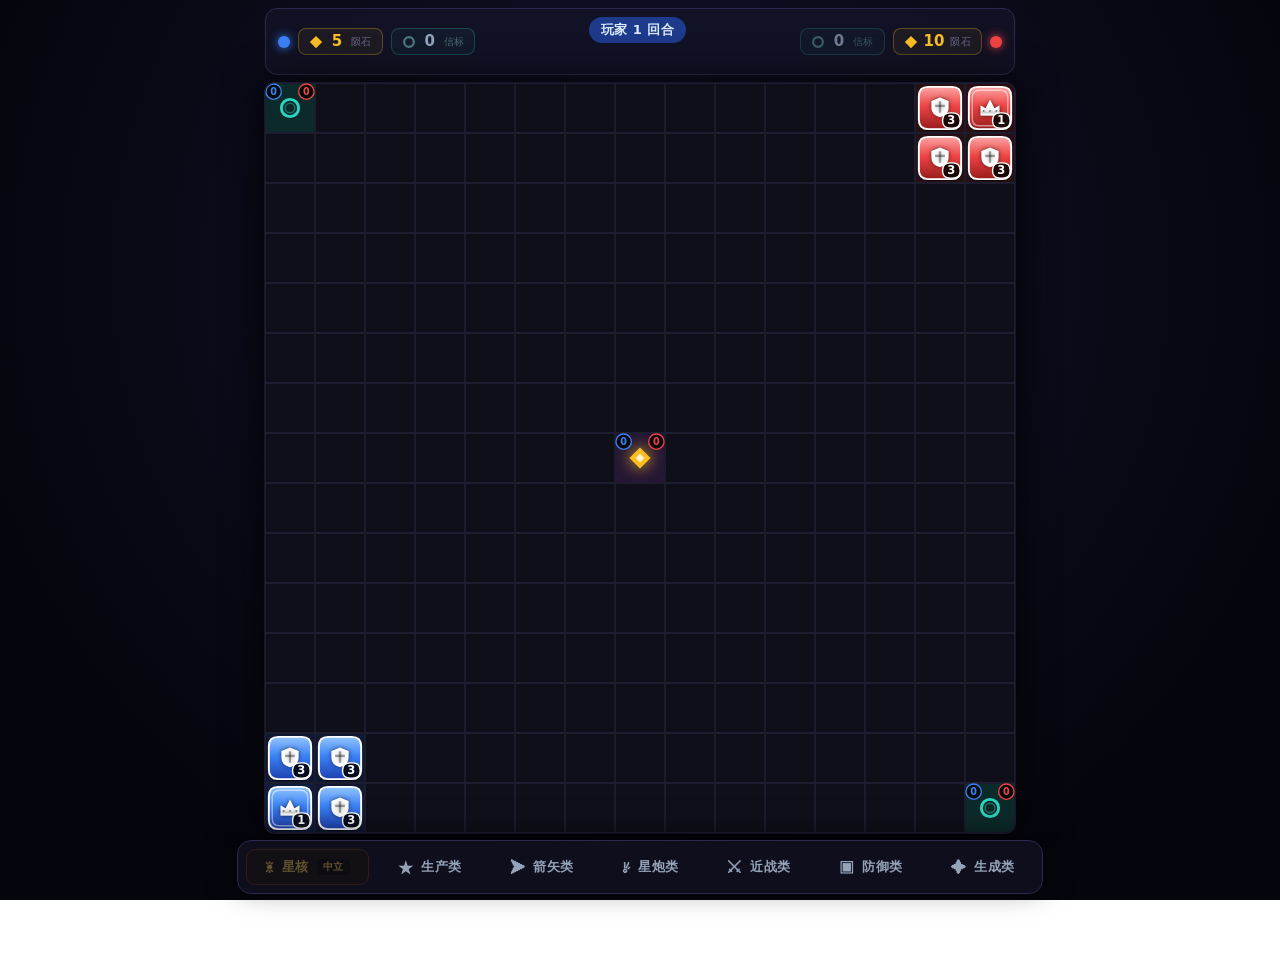
<file: game.html>
<!DOCTYPE html>
<html lang="zh-CN">
<head>
<meta charset="UTF-8">
<meta name="viewport" content="width=device-width, initial-scale=1">
<title>棋盘塔防 · 对抗模式</title>
<style>
  * { box-sizing: border-box; margin: 0; padding: 0; }
  html, body { height: 100%; }
  /* 关掉 html 的滚动传播：否则 body 的 overflow-y:auto 会被规范传播给 viewport，
     实际滚动的变成 documentElement，body.scrollTop 恒为 0，容器不明确。 */
  html { overflow: hidden; }
  body {
    background: radial-gradient(circle at 50% 30%, #12122a 0%, #05050d 80%);
    color: #e0e0e0;
    font-family: -apple-system, BlinkMacSystemFont, "Segoe UI", system-ui, sans-serif;
    min-height: 100%;
    /* body 是唯一的纵向滚动容器：棋盘尺寸固定，底栏展开时不缩小棋盘，
       被盖住的部分靠上下滑动移出来看。滚动留白 --pad-bottom 由 layoutChrome 写入。 */
    display: block;
    overflow-y: auto; overflow-x: hidden;
    -webkit-overflow-scrolling: touch;
    overscroll-behavior: contain;
    touch-action: pan-y;
    /* 不留 padding：滚动留白放在 .content-wrap 上。
       若加在 body 上，min-height:100% 会把它扣掉，滚动就不能生效。 */
    padding: 0;
    user-select: none;
    -webkit-tap-highlight-color: transparent;
  }
  /* 有余量时把 HUD + 棋盘 + 提示整组居中；内容超高时容器被内容撑开，顶部不会被裁掉 */
  .content-wrap {
    min-height: 100%;
    display: flex; flex-direction: column;
    align-items: center; justify-content: center;
    gap: 8px;
    /* 底部留白 = 底栏当前高 + 余量，保证能把棋盘下沿滚到底栏上方。--pad-bottom 由 layoutChrome 写入 */
    padding: 8px 12px calc(var(--pad-bottom, 160px) + 8px);
  }

  .hud {
    display: flex; align-items: center; justify-content: space-between;
    padding: 8px 12px; border-radius: 12px;
    background: rgba(20,20,40,0.7);
    border: 1px solid #2a2a4e;
    /* 宽度跟着棋盘走，但给个下限：面板展开把棋盘压小时，HUD 不至于挤成一团 */
    width: min(100%, max(var(--hud-size, 780px), 340px));
    flex-shrink: 0;
    gap: 8px;
  }
  .player-panel { display: flex; align-items: center; gap: 8px; min-width: 0; }
  .dot { width: 12px; height: 12px; border-radius: 50%; flex-shrink: 0; }
  .dot.p1 { background: #3b82f6; box-shadow: 0 0 10px #3b82f6; }
  .dot.p2 { background: #ef4444; box-shadow: 0 0 10px #ef4444; }

  .stat-box {
    display: flex; align-items: center; gap: 6px;
    padding: 5px 10px; border-radius: 8px;
    background: rgba(0,0,0,0.35);
    border: 1px solid #2a2a4e;
    transition: all 0.2s;
    user-select: none;
  }
  .stat-icon { width: 14px; height: 14px; display: flex; align-items: center; justify-content: center; flex-shrink: 0; }
  .stat-icon svg { width: 100%; height: 100%; display: block; }
  .stat-value { font-weight: 800; font-size: 15px; min-width: 16px; text-align: center; line-height: 1; white-space: nowrap; }
  .stat-label { font-size: 10px; color: #6b6b8a; letter-spacing: 0.3px; line-height: 1; white-space: nowrap; }

  .stat-box.meteor-box { border-color: rgba(251,191,36,0.30); background: rgba(251,191,36,0.05); }
  .stat-box.meteor-box .stat-icon { color: #fbbf24; }
  .stat-box.meteor-box .stat-value { color: #fbbf24; }

  .stat-box.beacon-box {
    border-color: rgba(45,212,191,0.25);
    background: rgba(45,212,191,0.04);
    cursor: pointer; transition: all 0.2s;
  }
  .stat-box.beacon-box .stat-icon { color: #4b7c7a; }
  .stat-box.beacon-box .stat-value { color: #94a3b8; }
  .stat-box.beacon-box .stat-label { color: #4b6c6c; }
  .stat-box.beacon-box:hover {
    border-color: #2dd4bf;
    background: rgba(45,212,191,0.14);
    box-shadow: 0 0 10px rgba(45,212,191,0.25);
  }
  .stat-box.beacon-box.active {
    border-color: #2dd4bf;
    background: rgba(45,212,191,0.14);
    box-shadow: 0 0 12px rgba(45,212,191,0.45);
  }
  .stat-box.beacon-box.active .stat-icon { color: #5eead4; }
  .stat-box.beacon-box.active .stat-value { color: #5eead4; }
  .stat-box.beacon-box.active .stat-label { color: #2dd4bf; }

  .turn-wrap { display: flex; flex-direction: column; align-items: center; gap: 5px; min-width: 0; }
  .turn {
    padding: 4px 12px; border-radius: 999px;
    background: #1e3a8a; color: #dbeafe;
    font-weight: 700; font-size: 13px; letter-spacing: 0.5px;
    white-space: nowrap;
  }
  .turn.p2 { background: #7f1d1d; color: #fee2e2; }

  .voucher-stack {
    display: flex; gap: 5px; flex-wrap: wrap;
    justify-content: center;
    min-height: 18px;
  }
  .voucher-badge {
    padding: 2px 10px; border-radius: 4px;
    background: rgba(251, 191, 36, 0.12);
    border: 1px solid rgba(251, 191, 36, 0.55);
    color: #fbbf24;
    font-size: 10px; font-weight: 800;
    letter-spacing: 0.8px;
    animation: voucherPulse 2s ease-in-out infinite;
    white-space: nowrap;
  }
  @keyframes voucherPulse {
    0%, 100% { box-shadow: 0 0 0 rgba(251, 191, 36, 0); }
    50%      { box-shadow: 0 0 14px rgba(251, 191, 36, 0.6); }
  }

  canvas {
    display: block; border-radius: 10px;
    box-shadow: 0 0 40px rgba(0,0,0,0.9), 0 0 0 1px #2a2a4e;
    cursor: pointer; touch-action: manipulation; flex-shrink: 0;
  }
  .hint { font-size: 12px; color: #6b6b8a; text-align: center; min-height: 16px; max-width: 92vw; }
  .hint.touch { display: none; }

  .turn-banner {
    position: fixed; inset: 0;
    display: flex; align-items: center; justify-content: center;
    pointer-events: none; z-index: 8;
  }
  .banner-content {
    text-align: center;
    padding: 22px 66px; border-radius: 22px;
    background: rgba(15,15,30,0.92);
    border: 2px solid #3b82f6;
    box-shadow: 0 0 60px rgba(59,130,246,0.5);
    opacity: 0; transform: scale(0.85);
    will-change: opacity, transform;
  }
  .banner-content.play { animation: bannerPop 1.4s cubic-bezier(0.2, 0.9, 0.3, 1) forwards; }
  @keyframes bannerPop {
    0%   { opacity: 0; transform: scale(0.82); }
    14%  { opacity: 1; transform: scale(1.06); }
    24%  { opacity: 1; transform: scale(1.00); }
    72%  { opacity: 1; transform: scale(1.00); }
    100% { opacity: 0; transform: scale(1.03); }
  }
  .banner-title {
    font-size: 38px; font-weight: 900; letter-spacing: 3px;
    color: #93c5fd; text-shadow: 0 0 24px currentColor; line-height: 1.1;
  }
  .banner-title.p2 { color: #fca5a5; }
  .banner-sub {
    margin-top: 8px; font-size: 15px; font-weight: 700;
    letter-spacing: 1.5px; color: #fbbf24;
    text-shadow: 0 0 14px rgba(251,191,36,0.6);
    display: none;
  }
  .banner-sub.show { display: block; }
  .banner-sub.beacon { color: #2dd4bf; text-shadow: 0 0 14px rgba(45,212,191,0.6); }

  .info-overlay {
    position: fixed; inset: 0;
    background: rgba(0,0,0,0.72);
    display: none; align-items: center; justify-content: center;
    z-index: 12; backdrop-filter: blur(6px);
  }
  .info-overlay.show { display: flex; }
  .info-content {
    width: 460px; max-height: 82vh; overflow-y: auto;
    background: linear-gradient(180deg, #1a1a2e 0%, #15152a 100%);
    border: 2px solid #2dd4bf;
    border-radius: 16px;
    padding: 22px 26px;
    box-shadow: 0 0 60px rgba(45,212,191,0.4);
    animation: infoPop 0.28s cubic-bezier(0.2, 0.9, 0.3, 1);
  }
  @keyframes infoPop {
    from { opacity: 0; transform: scale(0.92); }
    to   { opacity: 1; transform: scale(1); }
  }
  .info-header {
    display: flex; align-items: center; gap: 10px;
    margin-bottom: 14px; padding-bottom: 12px;
    border-bottom: 1px solid #2a2a4e;
  }
  .info-header-icon {
    width: 26px; height: 26px; color: #2dd4bf;
    display: flex; align-items: center; justify-content: center;
  }
  .info-header-icon svg { width: 100%; height: 100%; display: block; }
  .info-header h2 { font-size: 19px; font-weight: 800; color: #5eead4; letter-spacing: 1px; }
  .info-body { font-size: 13px; line-height: 1.7; color: #cbd5e1; }
  .info-row {
    display: flex; justify-content: space-between; align-items: center;
    padding: 6px 0; border-bottom: 1px dashed rgba(42,42,78,0.8);
  }
  .info-row:last-of-type { border-bottom: none; }
  .info-label { color: #94a3b8; }
  .info-value { color: #fff; font-weight: 700; }
  .info-section { margin-top: 16px; padding-top: 12px; border-top: 1px solid #2a2a4e; }
  .info-section-title {
    font-size: 12px; font-weight: 800; color: #5eead4;
    letter-spacing: 1px; margin-bottom: 8px; text-transform: uppercase;
  }
  .info-list { list-style: none; padding-left: 0; margin-top: 4px; }
  .info-list li { padding: 5px 0 5px 18px; position: relative; color: #cbd5e1; }
  .info-list li::before {
    content: '·'; position: absolute; left: 6px; top: 2px;
    color: #2dd4bf; font-size: 20px; line-height: 1; font-weight: 900;
  }
  .info-list li b { color: #5eead4; }
  .info-note { color: #94a3b8; font-size: 12px; margin-top: 6px; font-style: italic; }
  .info-close {
    margin-top: 20px; width: 100%;
    padding: 10px; border-radius: 8px;
    background: #0d2a2a; color: #5eead4;
    border: 1px solid #2dd4bf;
    font-size: 14px; font-weight: 700;
    cursor: pointer; transition: all 0.15s;
  }
  .info-close:hover { background: #0f3838; box-shadow: 0 0 14px rgba(45,212,191,0.4); }
  .info-close:active { transform: scale(0.98); }

  .info-overlay.gold .info-content {
    border-color: #fbbf24;
    box-shadow: 0 0 60px rgba(251,191,36,0.4);
  }
  .info-overlay.gold .info-header-icon { color: #fbbf24; }
  .info-overlay.gold .info-header h2 { color: #fde68a; }
  .info-overlay.gold .info-section-title { color: #fcd34d; }
  .info-overlay.gold .info-list li::before { color: #fbbf24; }
  .info-overlay.gold .info-list li b { color: #fcd34d; }
  .info-overlay.gold .info-close {
    background: #2a1f08; color: #fcd34d; border-color: #fbbf24;
  }
  .info-overlay.gold .info-close:hover {
    background: #3d2c08; box-shadow: 0 0 14px rgba(251,191,36,0.4);
  }

  .bottom-bar {
    position: fixed;
    left: 0; right: 0; bottom: 0;
    display: flex; flex-direction: column;
    align-items: center; gap: 6px;
    padding: 6px 10px calc(6px + env(safe-area-inset-bottom, 0px));
    pointer-events: none; z-index: 5;
    background: linear-gradient(0deg, rgba(5,5,13,0.98) 0%, rgba(5,5,13,0.86) 68%, rgba(5,5,13,0) 100%);
    /* 底栏自身不盖棋盘：棋盘尺寸由 fitCanvas 扣除这里的实际高度 */
  }
  .piece-panel {
    pointer-events: auto;
    display: none; gap: 8px; padding: 8px;
    border-radius: 14px;
    background: rgba(15,15,30,0.96);
    border: 1px solid #2a2a4e;
    box-shadow: 0 -10px 40px rgba(0,0,0,0.6);
    backdrop-filter: blur(8px);
    flex-wrap: wrap; justify-content: center;
    max-width: min(96vw, 860px);
    max-height: 42vh; overflow-y: auto;
    -webkit-overflow-scrolling: touch;
  }
  .piece-panel.show { display: flex; }
  .piece-card {
    width: 232px; padding: 9px 10px;
    border-radius: 12px;
    background: linear-gradient(180deg, #1a1a2e 0%, #15152a 100%);
    border: 1px solid #333355;
    display: flex; gap: 9px;
    transition: border-color 0.15s, transform 0.15s;
  }
  .piece-card:hover { border-color: #4a4a7a; transform: translateY(-2px); }
  .piece-card.disabled { opacity: 0.45; pointer-events: none; }
  .piece-card.current { border-color: #fbbf24; box-shadow: 0 0 16px rgba(251,191,36,0.35); }
  .piece-card.voucher-card {
    border-color: rgba(251, 191, 36, 0.65);
    box-shadow:
      0 0 0 1px rgba(251, 191, 36, 0.35),
      0 0 18px rgba(251, 191, 36, 0.35);
    animation: cardVoucherPulse 2.4s ease-in-out infinite;
  }
  @keyframes cardVoucherPulse {
    0%, 100% {
      box-shadow:
        0 0 0 1px rgba(251, 191, 36, 0.35),
        0 0 18px rgba(251, 191, 36, 0.25);
    }
    50% {
      box-shadow:
        0 0 0 1px rgba(251, 191, 36, 0.55),
        0 0 26px rgba(251, 191, 36, 0.55);
    }
  }

  .card-icon { width: 44px; height: 44px; flex-shrink: 0; display: block; }
  .card-body { flex: 1; min-width: 0; display: flex; flex-direction: column; gap: 4px; }
  .card-name {
    font-size: 15px; font-weight: 700; color: #fff;
    display: flex; align-items: center; gap: 6px; flex-wrap: wrap;
  }
  .card-tag {
    font-size: 10px; font-weight: 600;
    padding: 1px 6px; border-radius: 4px;
    background: #2a2a4e; color: #94a3b8; letter-spacing: 0.5px;
  }
  .card-tag.gold {
    background: #78350f; color: #fcd34d;
    border: 1px solid rgba(251,191,36,0.6);
    box-shadow: 0 0 8px rgba(251,191,36,0.35);
    animation: tagPulse 2.4s ease-in-out infinite;
  }
  @keyframes tagPulse {
    0%, 100% { box-shadow: 0 0 6px rgba(251,191,36,0.3); }
    50%      { box-shadow: 0 0 14px rgba(251,191,36,0.7); }
  }
  .card-desc {
    font-size: 11px; line-height: 1.45; color: #94a3b8; flex: 1;
    max-height: 62px; overflow-y: auto; -webkit-overflow-scrolling: touch;
  }
  .card-footer { display: flex; align-items: center; justify-content: space-between; margin-top: 2px; }
  .card-cost {
    font-size: 12px; font-weight: 700; color: #fbbf24;
    display: flex; align-items: center; gap: 4px;
  }
  .card-cost::before { content: '◆'; font-size: 10px; color: #fbbf24; }
  .cost-strike {
    font-size: 10px; color: #64748b;
    text-decoration: line-through; font-weight: 500;
    margin-left: 4px;
  }
  .card-cost.discounted {
    color: #fde68a;
    text-shadow: 0 0 10px rgba(251,191,36,0.6);
    font-size: 14px;
  }

  .card-btn {
    padding: 5px 14px; border-radius: 6px;
    background: #1e3a8a; color: #dbeafe;
    border: 1px solid #3b82f6;
    font-size: 12px; font-weight: 700;
    cursor: pointer; transition: all 0.15s;
  }
  .card-btn:hover { background: #1e40af; box-shadow: 0 0 12px rgba(59,130,246,0.5); }
  .card-btn:active { transform: scale(0.95); }
  .card-btn:disabled { opacity: 0.4; cursor: not-allowed; }

  .piece-card.voucher-card .card-btn {
    background: #78350f; color: #fef3c7;
    border-color: #fbbf24;
  }
  .piece-card.voucher-card .card-btn:hover {
    background: #92400e;
    box-shadow: 0 0 14px rgba(251,191,36,0.55);
  }

  .action-menu {
    pointer-events: auto;
    display: none; gap: 10px; padding: 10px 12px;
    border-radius: 14px;
    background: rgba(15,15,30,0.94);
    border: 1px solid #2a2a4e;
    box-shadow: 0 -10px 40px rgba(0,0,0,0.6);
    backdrop-filter: blur(8px);
    align-items: center;
  }
  .action-menu.show { display: flex; }
  .action-menu-label { font-size: 12px; color: #94a3b8; padding: 0 6px 0 2px; font-weight: 600; }
  .action-menu-label.highlight { color: #fbbf24; font-weight: 700; }
  .action-btn {
    padding: 9px 24px; border-radius: 9px;
    background: #1a1a2e; border: 1px solid #333355;
    color: #e0e0e0; font-size: 14px; font-weight: 700;
    cursor: pointer; transition: all 0.15s;
  }
  .action-btn:hover {
    background: #252542; border-color: #60a5fa;
    color: #dbeafe; box-shadow: 0 0 12px rgba(96,165,250,0.35);
  }
  .action-btn:active { transform: scale(0.96); }
  .action-btn.cancel { border-color: #7f1d1d; color: #fca5a5; }
  .action-btn.cancel:hover { border-color: #ef4444; box-shadow: 0 0 12px rgba(239,68,68,0.35); }

  .cat-bar {
    pointer-events: auto;
    display: flex; gap: 10px;
    padding: 8px; border-radius: 14px;
    background: rgba(15,15,30,0.94);
    border: 1px solid #2a2a4e;
    box-shadow: 0 -6px 30px rgba(0,0,0,0.5);
    backdrop-filter: blur(8px);
    flex-wrap: wrap; justify-content: center;
  }
  .cat-tab {
    display: flex; align-items: center; gap: 8px;
    padding: 8px 18px; border-radius: 9px;
    background: transparent; border: 1px solid transparent;
    color: #94a3b8;
    font-size: 13px; font-weight: 700; letter-spacing: 0.5px;
    cursor: pointer; transition: all 0.15s;
  }
  .cat-tab:hover:not(:disabled) { background: #1a1a2e; color: #e0e0e0; }
  .cat-tab.active {
    background: #1e3a8a; color: #dbeafe;
    border-color: #60a5fa;
    box-shadow: 0 0 14px rgba(96,165,250,0.4);
  }
  .cat-tab:disabled { opacity: 0.35; cursor: not-allowed; }
  .cat-emoji { font-size: 15px; line-height: 1; }

  .cat-tab.core-tab { border: 1px solid #78350f; background: #1c1408; color: #fcd34d; }
  .cat-tab.core-tab:hover:not(:disabled) { background: #292008; border-color: #fbbf24; color: #fde68a; }
  .cat-tab.core-tab.active {
    background: #78350f; color: #fef3c7; border-color: #fbbf24;
    box-shadow: 0 0 16px rgba(251,191,36,0.55);
  }
  .cat-tab.core-tab.p1-own {
    border-color: #3b82f6;
    background: rgba(30,58,138,0.35);
    color: #bfdbfe;
  }
  .cat-tab.core-tab.p2-own {
    border-color: #ef4444;
    background: rgba(127,29,29,0.35);
    color: #fecaca;
  }
  .cat-tab.core-tab .core-status {
    font-size: 10px; padding: 1px 6px;
    border-radius: 4px; background: rgba(0,0,0,0.5); letter-spacing: 0.3px;
  }

  .overlay {
    position: fixed; inset: 0;
    background: rgba(0,0,0,0.75);
    display: none; align-items: center; justify-content: center;
    z-index: 10; backdrop-filter: blur(4px);
  }
  .overlay.show { display: flex; }
  .overlay-content {
    text-align: center; padding: 40px 60px; border-radius: 20px;
    background: #15152a; border: 2px solid #3b82f6;
    box-shadow: 0 0 60px rgba(59,130,246,0.4);
  }
  .overlay-content h1 { font-size: 42px; margin-bottom: 16px; color: #fbbf24; }
  .overlay-content button {
    margin-top: 20px; padding: 10px 28px; border-radius: 8px;
    background: #1e3a8a; color: white; border: none; font-size: 15px;
    cursor: pointer; font-weight: 600;
  }

  /* ===== 窄屏（手机） ===== */
  @media (max-width: 640px) {
    body { padding: 6px 8px; padding-bottom: calc(var(--dock-h, 150px) + 8px); gap: 6px; }
    .hud { padding: 6px 8px; border-radius: 10px; gap: 4px; }
    .player-panel { gap: 4px; }
    .stat-box { padding: 4px 6px; gap: 4px; }
    .stat-value { font-size: 13px; min-width: 14px; }
    /* 窄屏优先保数字："陨石/信标"这行文字会挤成竖排，直接隐藏 */
    .stat-label { display: none; }
    .turn { font-size: 11px; padding: 3px 8px; letter-spacing: 0; }
    .hint { font-size: 10.5px; min-height: 0; padding: 0 4px; line-height: 1.3; }
    .voucher-badge { font-size: 9px; padding: 1px 6px; }

    .piece-panel { gap: 6px; padding: 6px; max-height: 38vh; max-width: calc(100vw - 12px); }
    .piece-card { width: calc(50vw - 14px); min-width: 150px; padding: 7px 8px; gap: 7px; }
    .card-icon { width: 34px; height: 34px; }
    .card-name { font-size: 12.5px; gap: 4px; }
    .card-tag { font-size: 9px; padding: 0 4px; }
    .card-desc { font-size: 10.5px; line-height: 1.4; max-height: 46px; }
    .card-btn { padding: 4px 10px; font-size: 11px; }
    .card-cost { font-size: 11px; }

    .action-menu { gap: 6px; padding: 7px 8px; flex-wrap: wrap; justify-content: center; max-width: calc(100vw - 12px); }
    .action-menu-label { font-size: 11px; }
    .action-btn { padding: 7px 16px; font-size: 12.5px; }

    .cat-bar { gap: 5px; padding: 5px; max-width: calc(100vw - 12px); }
    .cat-tab { padding: 6px 10px; font-size: 11.5px; gap: 5px; }
    .cat-emoji { font-size: 13px; }
    .cat-tab.core-tab .core-status { font-size: 9px; padding: 0 4px; }

    .info-content { width: calc(100vw - 24px); max-height: 80vh; padding: 16px 16px; }
    .info-header h2 { font-size: 16px; }
    .info-body { font-size: 12px; }
    .overlay-content { padding: 26px 24px; width: calc(100vw - 40px); }
    .overlay-content h1 { font-size: 26px; margin-bottom: 10px; }
    .banner-title { font-size: 26px; letter-spacing: 2px; }
    .banner-content { padding: 16px 30px; }
    .banner-sub { font-size: 13px; }
  }

  /* ===== 横屏 / 矮屏：竖直空间优先给棋盘 ===== */
  @media (max-height: 520px) {
    .hint { display: none; }
    .hint.touch { display: none; }
    .hud { padding: 5px 8px; }
    .voucher-stack { display: none; }
    /* 矮屏先保数字："陨石/信标"这类标签会把 HUD 挤成一团 */
    .stat-label { display: none; }
    .stat-box { padding: 4px 7px; }
    .turn { font-size: 11px; padding: 3px 9px; letter-spacing: 0; }
    .piece-card { width: 200px; padding: 6px 8px; }
    .card-desc { display: none; }
    /* 矮屏：分类面板横向滑动，避免展开后把棋盘压成一条缝 */
    .piece-panel {
      flex-wrap: nowrap; overflow-x: auto; overflow-y: hidden;
      justify-content: flex-start; max-height: none;
      max-width: calc(100vw - 16px);
      -webkit-overflow-scrolling: touch;
    }
    .piece-card { width: auto; min-width: 128px; flex: 0 0 auto; align-items: center; }
    .card-body { gap: 2px; }
    .card-footer { margin-top: 0; }
    .cat-tab { padding: 5px 9px; font-size: 11px; }
    .cat-bar { gap: 4px; padding: 4px; }
    .bottom-bar { gap: 4px; padding: 4px 8px calc(4px + env(safe-area-inset-bottom, 0px)); }
  }

  /* 触屏：鼠标悬停提示没有意义，换成常驻的操作提示 */
  @media (hover: none) {
    .hint { font-size: 11px; }
  }
</style>
</head>
<body>

<div class="content-wrap">
<div class="hud">
  <div class="player-panel">
    <span class="dot p1"></span>
    <div class="stat-box meteor-box" title="陨石余额">
      <span class="stat-icon">
        <svg viewBox="0 0 16 16"><path d="M8 1 L15 8 L8 15 L1 8 Z" fill="currentColor"/></svg>
      </span>
      <span class="stat-value" id="m1">5</span>
      <span class="stat-label">陨石</span>
    </div>
    <div class="stat-box beacon-box" id="b1box" title="已占领的信标数（点击查看规则）">
      <span class="stat-icon">
        <svg viewBox="0 0 16 16"><circle cx="8" cy="8" r="5.5" fill="none" stroke="currentColor" stroke-width="2.5"/></svg>
      </span>
      <span class="stat-value" id="b1">0</span>
      <span class="stat-label">信标</span>
    </div>
  </div>

  <div class="turn-wrap">
    <div class="turn" id="turnLabel">玩家 1 回合</div>
    <div class="voucher-stack" id="voucherStack"></div>
  </div>

  <div class="player-panel">
    <div class="stat-box beacon-box" id="b2box" title="已占领的信标数（点击查看规则）">
      <span class="stat-icon">
        <svg viewBox="0 0 16 16"><circle cx="8" cy="8" r="5.5" fill="none" stroke="currentColor" stroke-width="2.5"/></svg>
      </span>
      <span class="stat-value" id="b2">0</span>
      <span class="stat-label">信标</span>
    </div>
    <div class="stat-box meteor-box" title="陨石余额">
      <span class="stat-icon">
        <svg viewBox="0 0 16 16"><path d="M8 1 L15 8 L8 15 L1 8 Z" fill="currentColor"/></svg>
      </span>
      <span class="stat-value" id="m2">10</span>
      <span class="stat-label">陨石</span>
    </div>
    <span class="dot p2"></span>
  </div>
</div>

<canvas id="board"></canvas>
<div class="hint" id="hint">选择下方分类，再选择棋子放置；或点击己方棋子行动</div>
</div><!-- /.content-wrap -->

<div class="turn-banner" id="turnBanner">
  <div class="banner-content" id="bannerContent">
    <div class="banner-title" id="bannerTitle">玩家 1 回合</div>
    <div class="banner-sub" id="bannerSub"></div>
  </div>
</div>

<div class="info-overlay" id="infoOverlay">
  <div class="info-content">
    <div class="info-header">
      <span class="info-header-icon" id="infoHeaderIcon"></span>
      <h2 id="infoTitle">信标</h2>
    </div>
    <div class="info-body" id="infoBody"></div>
    <button class="info-close" id="infoClose">关闭</button>
  </div>
</div>

<div class="bottom-bar">
  <div class="piece-panel" id="piecePanel"></div>
  <div class="action-menu" id="actionMenu"></div>
  <div class="cat-bar" id="catBar"></div>
</div>

<div class="overlay" id="overlay">
  <div class="overlay-content">
    <h1 id="resultText">玩家 1 胜利</h1>
    <button onclick="location.reload()">再来一局</button>
  </div>
</div>

<script src="js/util.js"></script>
<script src="js/icons.js"></script>
<script src="js/pieces.js"></script>
<script src="js/starfield.js"></script>
<script src="js/save.js"></script>
<script>
(() => {
  'use strict';

  const CFG = { N: 15, DPR: Math.min(window.devicePixelRatio || 1, 2) };
  const CORE_POS = { col: 7, row: 7 };
  const BEACONS = [
    { col: 0,  row: 14 },
    { col: 14, row: 0  },
  ];

  const CELL = 52; // 逻辑格宽：棋盘内部坐标系固定 15×52=780，显示尺寸由 fitCanvas 缩放

  const DIRS8 = [
    { dc: 1, dr: 0 }, { dc: -1, dr: 0 },
    { dc: 0, dr: 1 }, { dc: 0, dr: -1 },
    { dc: 1, dr: 1 }, { dc: 1, dr: -1 },
    { dc: -1, dr: 1 }, { dc: -1, dr: -1 },
  ];
  const DIRS4 = [
    { dc: 1, dr: 0 }, { dc: -1, dr: 0 },
    { dc: 0, dr: 1 }, { dc: 0, dr: -1 },
  ];
  const DIAG4 = [
    { dc: 1, dr: 1 }, { dc: 1, dr: -1 },
    { dc: -1, dr: 1 }, { dc: -1, dr: -1 },
  ];

  const PIECE_TYPES = SL.PIECE_TYPES;

  const CATEGORIES = SL.CATEGORIES;

  const CORE_FUNCTIONS = {
    yield: {
      name: '收益', icon: '★',
      desc: '回合开始时占领星核的一方收获的陨石 × 1.17，向下取整。',
    },
    defense: {
      name: '强防', icon: '⛨',
      desc: '若对方回合中星核处于己方占领状态，则对方此回合对己方造成的所有伤害 −1（最低 1）。',
    },
    transfer: {
      name: '转移', icon: '➤',
      desc: '消耗本回合，并消耗 30 陨石，将己方一个场上棋子移动到星核周围 5×5 区域中的一个空格。（激活 + 使用共 40）',
    },
  };

  const BEACON_BUFF = {
    1: { chance: 0.70, name: '70%' },
    2: { chance: 0.95, name: '95%' },
  };

  const VOUCHER_PRICES = {
    mage: 40,
    warrior: 6,
  };
  const VOUCHER_LABELS = {
    mage: '法师券',
    warrior: '勇士券',
  };

  const ACTIONS = {
    shoot:       { name: '射击' },
    shootCannon: { name: '发射炮弹' },
    attack:      { name: '攻击' },
    move:        { name: '移动' },
    spawn:       { name: '生成' },
    raid:        { name: '突袭' },
    charge:      { name: '冲锋' },
    droneMove:   { name: '移动' },
    droneShoot:  { name: '发射炮弹' },
  };

  const C = {
    empty: '#0f0f1a', grid: '#1e1e30',
    base1Tint: '#101c3d', fort1Tint: '#0f1830',
    base2Tint: '#2a0e14', fort2Tint: '#261014',
    coreTint: '#241634', beaconTint: '#0d2a2a',
    coreNeutral: '#fbbf24', coreP1: '#60a5fa', coreP2: '#f87171',
    beaconMark: '#2dd4bf',
    p1: '#3b82f6', p1d: '#1e40af', p1l: '#93c5fd',
    p2: '#ef4444', p2d: '#991b1b', p2l: '#fca5a5',
    hover: '#ffffff', select: '#fbbf24', valid: '#22c55e',
    aim: '#22c55e', aimEmpty: '#64748b',
    attack: '#ef4444',
    spawn: '#a855f7',
    raid: '#fb923c',
    charge: '#f43f5e',
    shell: '#fb923c', shellCore: '#fff7ed',
    droneShell: '#22d3ee', droneShellCore: '#ecfeff',
    explosionHot: '#fff7ed', explosionMid: '#fb923c', explosionEdge: 'rgba(234,88,12,0)',
    droneExplosionHot: '#ecfeff', droneExplosionMid: '#22d3ee', droneExplosionEdge: 'rgba(34,211,238,0)',
  };

  function cellType(col, row) {
    const N = CFG.N, M = (N - 1) / 2;
    if (col === 0 && row === 0) return 'base1';
    if (col === N-1 && row === N-1) return 'base2';
    if (col <= 1 && row <= 1 && !(col === 0 && row === 0)) return 'fort1';
    if (col >= N-2 && row >= N-2 && !(col === N-1 && row === N-1)) return 'fort2';
    if (col === 0 && row === N-1) return 'beacon';
    if (col === N-1 && row === 0) return 'beacon';
    if (col === M && row === M) return 'core';
    return 'empty';
  }
  function cellRect(col, row) {
    return { x: col*CELL, y: (CFG.N-1-row)*CELL, w: CELL, h: CELL };
  }
  function cellCenter(col, row) {
    const r = cellRect(col, row);
    return { x: r.x + r.w/2, y: r.y + r.h/2 };
  }
  function pixelToCell(px, py) {
    const col = Math.floor(px / CELL);
    const row = CFG.N - 1 - Math.floor(py / CELL);
    if (col < 0 || col >= CFG.N || row < 0 || row >= CFG.N) return null;
    return { col, row };
  }
  const key = (c, r) => c + ',' + r;
  const inBounds = (c, r) => c >= 0 && c < CFG.N && r >= 0 && r < CFG.N;

  const canvas = document.getElementById('board');
  const ctx = canvas.getContext('2d');
  const SIZE = CFG.N * CELL;

  // 逻辑坐标始终是 SIZE×SIZE（15×52=780），显示尺寸由 fitCanvas 决定。
  // 绘制时统一叠加 scale，因此下面所有 cellRect / 半径计算都不用关心缩放。
  let viewScale = 1;

  // ==================== 尺寸自适应：固定棋盘 + 纵向滚动 ====================
  // 棋盘边长只由「视口」决定，绝不读 HUD / 底栏的实时高度：
  // 展开棋子面板 / 操作菜单时棋盘尺寸不会跳动；被底栏盖住的部分靠 body 纵向滚动移出来看。
  function layoutChrome() {
    const dock = document.querySelector('.bottom-bar');
    const dockH = dock ? dock.getBoundingClientRect().height : 120;
    // 底部滚动留白 = 底栏当前高 + 余量，保证能把棋盘下沿滚到底栏上方
    document.documentElement.style.setProperty('--pad-bottom', Math.ceil(dockH + 40) + 'px');
  }

  function fitCanvas() {
    const availW = Math.max(120, window.innerWidth - 24);
    const availH = Math.max(120, window.innerHeight - 150);
    const css = Math.floor(Math.min(availW, availH));

    viewScale = css / SIZE;
    const dpr = CFG.DPR;
    canvas.width = Math.round(css * dpr);
    canvas.height = Math.round(css * dpr);
    canvas.style.width = css + 'px';
    canvas.style.height = css + 'px';
    const root = document.documentElement;
    root.style.setProperty('--board-size', css + 'px');
    root.style.setProperty('--hud-size', css + 'px');
    layoutChrome();
  }

  const state = {
    turn: 1,
    meteors: { 1: 5, 2: 10 },
    pieces: new Map(),
    hover: null,
    placing: null,
    controlled: null,
    controlAction: null,
    openCategory: null,
    arrows: [],
    shells: [],
    explosions: [],
    gameOver: false,
    starCore: { owner: 0, function: null },
    beacons: new Map(),
    transferMode: null,
    multiPlace: null,
    firstDiscount: {
      1: { mage: false, warrior: false },
      2: { mage: true,  warrior: true  },
    },
  };

  function initPieces() {
    const p = state.pieces;
    p.set(key(0,0),   { type:'base', owner:1, hp:1, maxHp:1 });
    p.set(key(1,0),   { type:'fort', owner:1, hp:3, maxHp:3 });
    p.set(key(0,1),   { type:'fort', owner:1, hp:3, maxHp:3 });
    p.set(key(1,1),   { type:'fort', owner:1, hp:3, maxHp:3 });

    p.set(key(14,14), { type:'base', owner:2, hp:1, maxHp:1 });
    p.set(key(13,14), { type:'fort', owner:2, hp:3, maxHp:3 });
    p.set(key(14,13), { type:'fort', owner:2, hp:3, maxHp:3 });
    p.set(key(13,13), { type:'fort', owner:2, hp:3, maxHp:3 });
  }

  const roundRect = (x, y, w, h, r) => SL.roundRectCtx(ctx, x, y, w, h, r);

  function computeOwnerAround(col, row) {
    let p1 = 0, p2 = 0;
    for (const n of getAdjacent(col, row)) {
      const p = state.pieces.get(key(n.col, n.row));
      if (!p) continue;
      if (p.owner === 1) p1++;
      else if (p.owner === 2) p2++;
    }
    if (p1 > p2) return 1;
    if (p2 > p1) return 2;
    return 0;
  }

  function updateStarCoreOwner() {
    const newOwner = computeOwnerAround(CORE_POS.col, CORE_POS.row);
    if (newOwner !== state.starCore.owner) {
      state.starCore.owner = newOwner;
      state.starCore.function = null;
    }
  }
  function updateBeacons() {
    for (const bp of BEACONS) {
      state.beacons.set(key(bp.col, bp.row), computeOwnerAround(bp.col, bp.row));
    }
  }
  function updateAllStructures() { updateStarCoreOwner(); updateBeacons(); }
  function countBeaconsOwnedBy(player) {
    let c = 0;
    for (const bp of BEACONS) if (state.beacons.get(key(bp.col, bp.row)) === player) c++;
    return c;
  }

  function getEffectiveCost(type, player) {
    if (state.firstDiscount[player][type]) {
      return VOUCHER_PRICES[type];
    }
    return PIECE_TYPES[type].cost;
  }


  const TINTS = {
    base1: C.base1Tint, base2: C.base2Tint,
    fort1: C.fort1Tint, fort2: C.fort2Tint,
    core: C.coreTint, beacon: C.beaconTint, empty: C.empty,
  };

  function drawFloor(col, row) {
    const r = cellRect(col, row);
    const t = cellType(col, row);
    ctx.fillStyle = TINTS[t];
    ctx.fillRect(r.x, r.y, r.w, r.h);
    ctx.strokeStyle = C.grid;
    ctx.lineWidth = 1;
    ctx.strokeRect(r.x + 0.5, r.y + 0.5, r.w - 1, r.h - 1);

    const cx = r.x + r.w/2, cy = r.y + r.h/2;
    if (t === 'core') drawStarCoreCell(r, cx, cy);
    else if (t === 'beacon') drawBeaconCell(r, cx, cy, col, row);
  }

  function drawStarCoreCell(r, cx, cy) {
    const owner = state.starCore.owner;
    const color = owner === 1 ? C.coreP1 : owner === 2 ? C.coreP2 : C.coreNeutral;
    const pulse = 1 + 0.08 * Math.sin(performance.now() / 400);
    ctx.save();
    ctx.shadowColor = color;
    ctx.shadowBlur = 16 * pulse;
    ctx.fillStyle = color;
    ctx.beginPath();
    ctx.moveTo(cx, cy - 11); ctx.lineTo(cx + 11, cy);
    ctx.lineTo(cx, cy + 11); ctx.lineTo(cx - 11, cy);
    ctx.closePath(); ctx.fill();
    ctx.restore();

    ctx.fillStyle = 'rgba(255,255,255,0.8)';
    ctx.beginPath();
    ctx.moveTo(cx, cy - 4.5); ctx.lineTo(cx + 4.5, cy);
    ctx.lineTo(cx, cy + 4.5); ctx.lineTo(cx - 4.5, cy);
    ctx.closePath(); ctx.fill();

    let p1 = 0, p2 = 0;
    for (const n of getAdjacent(CORE_POS.col, CORE_POS.row)) {
      const p = state.pieces.get(key(n.col, n.row));
      if (!p) continue;
      if (p.owner === 1) p1++;
      else if (p.owner === 2) p2++;
    }
    drawCountBadge(r.x + 9, r.y + 9, p1, '#3b82f6');
    drawCountBadge(r.x + r.w - 9, r.y + 9, p2, '#ef4444');

    if (state.starCore.function) {
      const fn = CORE_FUNCTIONS[state.starCore.function];
      const bx = cx, by = r.y + r.h - 8;
      ctx.fillStyle = 'rgba(0,0,0,0.85)';
      ctx.beginPath(); ctx.arc(bx, by, 8, 0, Math.PI*2); ctx.fill();
      ctx.strokeStyle = color; ctx.lineWidth = 1.4;
      ctx.beginPath(); ctx.arc(bx, by, 8, 0, Math.PI*2); ctx.stroke();
      ctx.fillStyle = color;
      ctx.font = '900 11px ui-sans-serif, system-ui, sans-serif';
      ctx.textAlign = 'center'; ctx.textBaseline = 'middle';
      ctx.fillText(fn.icon, bx, by + 0.5);
    }
  }

  function drawBeaconCell(r, cx, cy, col, row) {
    const owner = state.beacons.get(key(col, row)) ?? 0;
    const color = owner === 1 ? C.coreP1 : owner === 2 ? C.coreP2 : C.beaconMark;
    ctx.save();
    if (owner !== 0) { ctx.shadowColor = color; ctx.shadowBlur = 10; }
    ctx.strokeStyle = color;
    ctx.lineWidth = 3;
    ctx.beginPath(); ctx.arc(cx, cy, 9, 0, Math.PI*2); ctx.stroke();
    ctx.restore();

    if (owner === 0) {
      ctx.strokeStyle = color;
      ctx.lineWidth = 1.6;
      ctx.globalAlpha = 0.4;
      ctx.beginPath(); ctx.arc(cx, cy, 5, 0, Math.PI*2); ctx.stroke();
      ctx.globalAlpha = 1;
    } else {
      ctx.fillStyle = color;
      ctx.beginPath(); ctx.arc(cx, cy, 5, 0, Math.PI*2); ctx.fill();
      ctx.fillStyle = '#fff';
      ctx.beginPath(); ctx.arc(cx, cy, 2, 0, Math.PI*2); ctx.fill();
    }

    let p1 = 0, p2 = 0;
    for (const n of getAdjacent(col, row)) {
      const p = state.pieces.get(key(n.col, n.row));
      if (!p) continue;
      if (p.owner === 1) p1++;
      else if (p.owner === 2) p2++;
    }
    drawCountBadge(r.x + 9, r.y + 9, p1, '#3b82f6');
    drawCountBadge(r.x + r.w - 9, r.y + 9, p2, '#ef4444');
  }

  function drawCountBadge(cx, cy, count, color) {
    const r = 8;
    ctx.fillStyle = 'rgba(0,0,0,0.78)';
    ctx.beginPath(); ctx.arc(cx, cy, r, 0, Math.PI*2); ctx.fill();
    ctx.strokeStyle = color; ctx.lineWidth = 1.4;
    ctx.beginPath(); ctx.arc(cx, cy, r, 0, Math.PI*2); ctx.stroke();
    ctx.fillStyle = color;
    ctx.font = '900 10px ui-sans-serif, system-ui, sans-serif';
    ctx.textAlign = 'center'; ctx.textBaseline = 'middle';
    ctx.fillText(String(count), cx, cy + 0.5);
  }

  function drawPieceVisual(col, row, piece, alpha = 1) {
    const r = cellRect(col, row);
    const cx = r.x + r.w/2, cy = r.y + r.h/2;
    const size = r.w - 8;
    const half = size / 2;

    ctx.save();
    ctx.globalAlpha = alpha;
    SL.paintPieceBody(ctx, cx, cy, size, piece.type, piece.owner);

    const hpStr = String(Math.max(0, piece.hp));
    const digits = hpStr.length;
    const fontSize = digits <= 1 ? 12 : digits === 2 ? 11 : 10;
    ctx.font = `900 ${fontSize}px ui-sans-serif, system-ui, sans-serif`;
    const textW = ctx.measureText(hpStr).width;

    const padX = 5, badgeH = 16;
    const badgeW = Math.max(badgeH, textW + padX * 2);
    const radius = badgeH / 2;
    const badgeX = cx + half - badgeW - 1;
    const badgeY = cy + half - badgeH - 1;

    ctx.fillStyle = 'rgba(0,0,0,0.85)';
    roundRect(badgeX, badgeY, badgeW, badgeH, radius); ctx.fill();
    ctx.strokeStyle = '#ffffff'; ctx.lineWidth = 1.4;
    roundRect(badgeX, badgeY, badgeW, badgeH, radius); ctx.stroke();

    const ratio = Math.max(0, piece.hp) / piece.maxHp;
    ctx.fillStyle = ratio > 0.6 ? '#ffffff' : ratio > 0.3 ? '#fde68a' : '#fca5a5';
    ctx.textAlign = 'center'; ctx.textBaseline = 'middle';
    ctx.fillText(hpStr, badgeX + badgeW / 2, badgeY + badgeH / 2 + 0.5);

    ctx.restore();
  }
  function drawPiece(col, row, piece) { drawPieceVisual(col, row, piece, 1); }

  function drawShootRays(ctrl) {
    const c0 = cellCenter(ctrl.col, ctrl.row);
    for (const d of DIRS8) {
      const nc = ctrl.col + d.dc, nr = ctrl.row + d.dr;
      if (!inBounds(nc, nr)) continue;
      const c1 = cellCenter(nc, nr);
      const hit = findTargetAlongRay(ctrl.col, ctrl.row, d.dc, d.dr);
      const color = hit ? C.aim : C.aimEmpty;
      ctx.save();
      ctx.strokeStyle = color;
      ctx.globalAlpha = hit ? 0.9 : 0.35;
      ctx.lineWidth = hit ? 3 : 2;
      ctx.setLineDash([5, 5]);
      ctx.beginPath(); ctx.moveTo(c0.x, c0.y); ctx.lineTo(c1.x, c1.y); ctx.stroke();
      ctx.restore();
      const ang = Math.atan2(c1.y - c0.y, c1.x - c0.x);
      ctx.save();
      ctx.translate(c1.x, c1.y); ctx.rotate(ang);
      ctx.fillStyle = color; ctx.globalAlpha = hit ? 1 : 0.5;
      ctx.beginPath(); ctx.moveTo(13, 0); ctx.lineTo(-5, -9); ctx.lineTo(-5, 9);
      ctx.closePath(); ctx.fill(); ctx.restore();
    }
  }

  // ★ 炮弹瞄准（星炮 / 无人机通用，style 决定颜色）
  function drawShellRays(ctrl, style) {
    const isDrone = style === 'drone';
    const color = isDrone ? C.droneShell : C.shell;
    const c0 = cellCenter(ctrl.col, ctrl.row);
    for (const d of DIRS8) {
      const nc = ctrl.col + d.dc, nr = ctrl.row + d.dr;
      if (!inBounds(nc, nr)) continue;
      const c1 = cellCenter(nc, nr);
      const impact = findShellImpact(ctrl.col, ctrl.row, d.dc, d.dr);
      ctx.save();
      ctx.strokeStyle = color; ctx.globalAlpha = 0.75;
      ctx.lineWidth = 2.5; ctx.setLineDash([6, 5]);
      ctx.beginPath(); ctx.moveTo(c0.x, c0.y); ctx.lineTo(c1.x, c1.y); ctx.stroke();
      ctx.restore();
      const ang = Math.atan2(c1.y - c0.y, c1.x - c0.x);
      ctx.save();
      ctx.translate(c1.x, c1.y); ctx.rotate(ang);
      ctx.fillStyle = color; ctx.globalAlpha = 0.95;
      ctx.beginPath(); ctx.moveTo(14, 0); ctx.lineTo(-6, -10); ctx.lineTo(-6, 10);
      ctx.closePath(); ctx.fill(); ctx.restore();
      if (impact) {
        const ic = cellCenter(impact.col, impact.row);
        if (impact.type === 'absorb') {
          ctx.save();
          ctx.globalAlpha = 0.7;
          ctx.strokeStyle = '#94a3b8';
          ctx.lineWidth = 2.5;
          ctx.lineCap = 'round';
          const sz = 8;
          ctx.beginPath();
          ctx.moveTo(ic.x - sz, ic.y - sz); ctx.lineTo(ic.x + sz, ic.y + sz);
          ctx.moveTo(ic.x + sz, ic.y - sz); ctx.lineTo(ic.x - sz, ic.y + sz);
          ctx.stroke();
          ctx.restore();
        } else {
          ctx.save();
          ctx.globalAlpha = 0.28; ctx.fillStyle = color;
          ctx.beginPath(); ctx.arc(ic.x, ic.y, CELL * 1.5, 0, Math.PI * 2); ctx.fill();
          ctx.restore();
          ctx.save();
          ctx.globalAlpha = 0.85; ctx.fillStyle = color;
          ctx.beginPath(); ctx.arc(ic.x, ic.y, 4, 0, Math.PI * 2); ctx.fill();
          ctx.restore();
        }
      }
    }
  }

  function drawAttackHighlights(ctrl) {
    for (const n of getAdjacent(ctrl.col, ctrl.row)) {
      const r = cellRect(n.col, n.row);
      const target = state.pieces.get(key(n.col, n.row));
      const isEnemy = target && target.owner !== state.turn;
      ctx.fillStyle = isEnemy ? 'rgba(239,68,68,0.30)' : 'rgba(239,68,68,0.06)';
      ctx.fillRect(r.x + 3, r.y + 3, r.w - 6, r.h - 6);
      ctx.strokeStyle = isEnemy ? C.attack : 'rgba(239,68,68,0.25)';
      ctx.lineWidth = isEnemy ? 2.5 : 1;
      ctx.strokeRect(r.x + 3.5, r.y + 3.5, r.w - 7, r.h - 7);
    }
  }

  function drawMoveHighlights(ctrl) {
    const targets = getMoveTargets(ctrl.col, ctrl.row);
    for (const t of targets) {
      const r = cellRect(t.col, t.row);
      ctx.fillStyle = 'rgba(34,197,94,0.20)';
      ctx.fillRect(r.x + 3, r.y + 3, r.w - 6, r.h - 6);
      ctx.strokeStyle = C.valid; ctx.lineWidth = 1.8;
      ctx.strokeRect(r.x + 3.5, r.y + 3.5, r.w - 7, r.h - 7);
      const bx = r.x + 12, by = r.y + 12;
      ctx.fillStyle = 'rgba(34,197,94,0.9)';
      ctx.beginPath(); ctx.arc(bx, by, 8, 0, Math.PI*2); ctx.fill();
      ctx.fillStyle = '#fff';
      ctx.font = '900 11px ui-sans-serif, system-ui, sans-serif';
      ctx.textAlign = 'center'; ctx.textBaseline = 'middle';
      ctx.fillText(t.step, bx, by + 0.5);
    }
  }

  // ★ 无人机移动高亮（和普通移动相同逻辑，只是数据源不同）
  function drawDroneMoveHighlights(ctrl) {
    const targets = getDroneMoveTargets(ctrl.col, ctrl.row);
    for (const t of targets) {
      const r = cellRect(t.col, t.row);
      ctx.fillStyle = 'rgba(34,197,94,0.20)';
      ctx.fillRect(r.x + 3, r.y + 3, r.w - 6, r.h - 6);
      ctx.strokeStyle = C.valid; ctx.lineWidth = 1.8;
      ctx.strokeRect(r.x + 3.5, r.y + 3.5, r.w - 7, r.h - 7);
      const bx = r.x + 12, by = r.y + 12;
      ctx.fillStyle = 'rgba(34,197,94,0.9)';
      ctx.beginPath(); ctx.arc(bx, by, 8, 0, Math.PI*2); ctx.fill();
      ctx.fillStyle = '#fff';
      ctx.font = '900 11px ui-sans-serif, system-ui, sans-serif';
      ctx.textAlign = 'center'; ctx.textBaseline = 'middle';
      ctx.fillText(t.step, bx, by + 0.5);
    }
  }

  function drawRaidHighlights(ctrl) {
    const targets = getRaidTargets(ctrl.col, ctrl.row);
    const range = PIECE_TYPES.ranger.raidRange;
    for (let dc = -range; dc <= range; dc++) {
      for (let dr = -range; dr <= range; dr++) {
        const c = ctrl.col + dc, r = ctrl.row + dr;
        if (!inBounds(c, r)) continue;
        if (dc === 0 && dr === 0) continue;
        const rect = cellRect(c, r);
        ctx.save();
        ctx.strokeStyle = 'rgba(251,146,60,0.20)';
        ctx.lineWidth = 1;
        ctx.setLineDash([3, 3]);
        ctx.strokeRect(rect.x + 5.5, rect.y + 5.5, rect.w - 11, rect.h - 11);
        ctx.restore();
      }
    }

    for (const t of targets) {
      const r = cellRect(t.col, t.row);
      let hitCount = 0;
      for (const n of getAdjacent(t.col, t.row)) {
        const p = state.pieces.get(key(n.col, n.row));
        if (p && p.owner !== state.turn) hitCount++;
      }
      const hasHit = hitCount > 0;

      ctx.fillStyle = hasHit ? 'rgba(251,146,60,0.28)' : 'rgba(251,146,60,0.10)';
      ctx.fillRect(r.x + 3, r.y + 3, r.w - 6, r.h - 6);
      ctx.strokeStyle = hasHit ? C.raid : 'rgba(251,146,60,0.55)';
      ctx.lineWidth = hasHit ? 2.4 : 1.2;
      ctx.strokeRect(r.x + 3.5, r.y + 3.5, r.w - 7, r.h - 7);

      if (hitCount > 0) {
        const bx = r.x + 12, by = r.y + 12;
        ctx.fillStyle = 'rgba(251,146,60,0.95)';
        ctx.beginPath(); ctx.arc(bx, by, 8, 0, Math.PI*2); ctx.fill();
        ctx.fillStyle = '#fff';
        ctx.font = '900 11px ui-sans-serif, system-ui, sans-serif';
        ctx.textAlign = 'center'; ctx.textBaseline = 'middle';
        ctx.fillText(hitCount, bx, by + 0.5);
      }
    }
  }

  // ★ 骑兵冲锋高亮
  function drawChargeHighlights(ctrl) {
    const def = PIECE_TYPES[ctrl.type];
    const targets = getChargeTargets(ctrl.col, ctrl.row);
    const c0 = cellCenter(ctrl.col, ctrl.row);

    // 4 方向射线
    for (const d of DIRS4) {
      for (let step = 1; step <= def.chargeRange; step++) {
        const c = ctrl.col + d.dc * step, r = ctrl.row + d.dr * step;
        if (!inBounds(c, r)) break;
        const c1 = cellCenter(c, r);
        ctx.save();
        ctx.strokeStyle = 'rgba(244,63,94,0.22)';
        ctx.lineWidth = 2;
        ctx.setLineDash([4, 4]);
        ctx.beginPath();
        ctx.moveTo(c0.x, c0.y);
        ctx.lineTo(c1.x, c1.y);
        ctx.stroke();
        ctx.restore();
        if (state.pieces.has(key(c, r))) break;
      }
    }

    // 收集会被撞的所有敌人
    const enemiesHit = new Set();

    // 目标格
    for (const t of targets) {
      const r = cellRect(t.col, t.row);
      const hitCount = t.hitEnemies.length;
      const hasHit = hitCount > 0;

      for (const e of t.hitEnemies) enemiesHit.add(key(e.col, e.row));

      ctx.fillStyle = hasHit ? 'rgba(244,63,94,0.24)' : 'rgba(34,197,94,0.20)';
      ctx.fillRect(r.x + 3, r.y + 3, r.w - 6, r.h - 6);
      ctx.strokeStyle = hasHit ? C.charge : C.valid;
      ctx.lineWidth = hasHit ? 2.4 : 1.8;
      ctx.strokeRect(r.x + 3.5, r.y + 3.5, r.w - 7, r.h - 7);

      if (hitCount > 0) {
        const bx = r.x + 12, by = r.y + 12;
        ctx.fillStyle = 'rgba(244,63,94,0.95)';
        ctx.beginPath(); ctx.arc(bx, by, 8, 0, Math.PI*2); ctx.fill();
        ctx.fillStyle = '#fff';
        ctx.font = '900 11px ui-sans-serif, system-ui, sans-serif';
        ctx.textAlign = 'center'; ctx.textBaseline = 'middle';
        ctx.fillText(hitCount, bx, by + 0.5);
      }
    }

    // 被撞的敌人加红圈
    for (const ek of enemiesHit) {
      const [c, r] = ek.split(',').map(Number);
      const rect = cellRect(c, r);
      ctx.save();
      ctx.strokeStyle = C.charge;
      ctx.lineWidth = 3;
      ctx.shadowColor = C.charge;
      ctx.shadowBlur = 10;
      ctx.strokeRect(rect.x + 2, rect.y + 2, rect.w - 4, rect.h - 4);
      ctx.restore();
    }
  }

  function drawSpawnHighlights(ctrl) {
    const targets = getSpawnTargets(ctrl.col, ctrl.row);
    for (const t of targets) {
      const r = cellRect(t.col, t.row);
      ctx.fillStyle = 'rgba(168,85,247,0.22)';
      ctx.fillRect(r.x + 3, r.y + 3, r.w - 6, r.h - 6);
      ctx.strokeStyle = C.spawn; ctx.lineWidth = 2;
      ctx.strokeRect(r.x + 3.5, r.y + 3.5, r.w - 7, r.h - 7);
      ctx.save();
      ctx.translate(r.x + r.w/2, r.y + r.h/2);
      ctx.globalAlpha = 0.4;
      SL.ICONS.iconWarrior(ctx, r.w * 0.22);
      ctx.restore();
    }
  }

  function drawTransferHighlights() {
    const tm = state.transferMode;
    if (!tm) return;
    if (tm.step === 'piece') {
      for (const [k, piece] of state.pieces) {
        if (piece.owner !== state.turn) continue;
        const [col, row] = k.split(',').map(Number);
        const r = cellRect(col, row);
        ctx.fillStyle = 'rgba(168,85,247,0.20)';
        ctx.fillRect(r.x + 3, r.y + 3, r.w - 6, r.h - 6);
        ctx.strokeStyle = C.spawn; ctx.lineWidth = 2;
        ctx.strokeRect(r.x + 3.5, r.y + 3.5, r.w - 7, r.h - 7);
      }
      for (let dc = -2; dc <= 2; dc++) {
        for (let dr = -2; dr <= 2; dr++) {
          const c = CORE_POS.col + dc, r2 = CORE_POS.row + dr;
          if (!inBounds(c, r2)) continue;
          if (c === CORE_POS.col && r2 === CORE_POS.row) continue;
          const r = cellRect(c, r2);
          ctx.strokeStyle = 'rgba(168,85,247,0.35)';
          ctx.lineWidth = 1;
          ctx.setLineDash([4, 4]);
          ctx.strokeRect(r.x + 5.5, r.y + 5.5, r.w - 11, r.h - 11);
          ctx.setLineDash([]);
        }
      }
    } else if (tm.step === 'target' && tm.source) {
      const sr = cellRect(tm.source.col, tm.source.row);
      ctx.strokeStyle = C.select; ctx.lineWidth = 2.5;
      ctx.strokeRect(sr.x + 2, sr.y + 2, sr.w - 4, sr.h - 4);
      for (let dc = -2; dc <= 2; dc++) {
        for (let dr = -2; dr <= 2; dr++) {
          const c = CORE_POS.col + dc, r2 = CORE_POS.row + dr;
          if (!inBounds(c, r2)) continue;
          if (c === CORE_POS.col && r2 === CORE_POS.row) continue;
          if (c === tm.source.col && r2 === tm.source.row) continue;
          if (state.pieces.has(key(c, r2))) continue;
          const t = cellType(c, r2);
          if (t === 'core' || t === 'beacon') continue;
          const r = cellRect(c, r2);
          ctx.fillStyle = 'rgba(168,85,247,0.24)';
          ctx.fillRect(r.x + 3, r.y + 3, r.w - 6, r.h - 6);
          ctx.strokeStyle = C.spawn; ctx.lineWidth = 2;
          ctx.strokeRect(r.x + 3.5, r.y + 3.5, r.w - 7, r.h - 7);
        }
      }
    }
  }

  // ★ 炮弹飞行（按 style 区分颜色）
  function drawShell(s) {
    const color = s.style === 'drone' ? C.droneShell : C.shell;
    const core = s.style === 'drone' ? C.droneShellCore : C.shellCore;
    ctx.save();
    ctx.shadowColor = color; ctx.shadowBlur = 18;
    const grad = ctx.createRadialGradient(s.x, s.y, 0, s.x, s.y, 12);
    grad.addColorStop(0.0, core);
    grad.addColorStop(0.4, color);
    grad.addColorStop(1.0, 'rgba(251,146,60,0)');
    ctx.fillStyle = grad;
    ctx.beginPath(); ctx.arc(s.x, s.y, 12, 0, Math.PI*2); ctx.fill();
    ctx.fillStyle = '#fff';
    ctx.beginPath(); ctx.arc(s.x, s.y, 4, 0, Math.PI*2); ctx.fill();
    ctx.restore();
  }

  function drawExplosion(e) {
    const r = cellRect(e.col, e.row);
    const cx = r.x + r.w/2, cy = r.y + r.h/2;
    const p = Math.min(1, e.t / e.dur);
    const alpha = 1 - p;
    const radius = CELL * (0.35 + p * 1.5);

    const hot = e.style === 'drone' ? C.droneExplosionHot : C.explosionHot;
    const mid = e.style === 'drone' ? C.droneExplosionMid : C.explosionMid;
    const edge = e.style === 'drone' ? C.droneExplosionEdge : C.explosionEdge;
    const ringColor = e.style === 'drone' ? C.droneShell : C.shell;

    ctx.save();
    ctx.globalAlpha = alpha * 0.9;
    const grad = ctx.createRadialGradient(cx, cy, radius * 0.15, cx, cy, radius);
    grad.addColorStop(0.00, hot);
    grad.addColorStop(0.35, mid);
    grad.addColorStop(1.00, edge);
    ctx.fillStyle = grad;
    ctx.beginPath(); ctx.arc(cx, cy, radius, 0, Math.PI*2); ctx.fill();
    ctx.restore();

    const coreR = CELL * 0.55 * (1 - p);
    if (coreR > 0.5) {
      ctx.fillStyle = `rgba(255, 255, 230, ${alpha})`;
      ctx.beginPath(); ctx.arc(cx, cy, coreR, 0, Math.PI*2); ctx.fill();
    }
    ctx.save();
    ctx.globalAlpha = alpha * 0.85;
    ctx.strokeStyle = ringColor;
    ctx.lineWidth = 3 * (1 - p) + 1;
    ctx.beginPath(); ctx.arc(cx, cy, radius * 0.9, 0, Math.PI*2); ctx.stroke();
    ctx.restore();
  }

  function draw() {
    // 每帧重置变换：尺寸变化时 canvas.width 被赋值会清空上下文状态，
    // 这里统一到一处重建，避免"缩放叠加两次"。
    if (ctx.setTransform) ctx.setTransform(CFG.DPR * viewScale, 0, 0, CFG.DPR * viewScale, 0, 0);
    ctx.clearRect(0, 0, SIZE, SIZE);
    for (let row = 0; row < CFG.N; row++)
      for (let col = 0; col < CFG.N; col++)
        drawFloor(col, row);

    let placeableSet = null;
    if (state.placing || state.multiPlace) {
      const cells = getPlaceableCells(state.turn);
      placeableSet = new Set(cells.map(c => key(c.col, c.row)));
      for (const { col, row } of cells) {
        const r = cellRect(col, row);
        ctx.fillStyle = 'rgba(34,197,94,0.18)';
        ctx.fillRect(r.x + 3, r.y + 3, r.w - 6, r.h - 6);
        ctx.strokeStyle = C.valid; ctx.lineWidth = 1.5;
        ctx.strokeRect(r.x + 3.5, r.y + 3.5, r.w - 7, r.h - 7);
      }
    }

    if (state.controlled && state.controlAction === 'shoot') {
      drawShootRays(state.controlled);
    } else if (state.controlled && state.controlAction === 'shootCannon') {
      drawShellRays(state.controlled, 'cannon');
    } else if (state.controlled && state.controlAction === 'droneShoot') {
      drawShellRays(state.controlled, 'drone');
    } else if (state.controlled && state.controlAction === 'attack') {
      drawAttackHighlights(state.controlled);
    } else if (state.controlled && state.controlAction === 'move') {
      drawMoveHighlights(state.controlled);
    } else if (state.controlled && state.controlAction === 'droneMove') {
      drawDroneMoveHighlights(state.controlled);
    } else if (state.controlled && state.controlAction === 'spawn') {
      drawSpawnHighlights(state.controlled);
    } else if (state.controlled && state.controlAction === 'raid') {
      drawRaidHighlights(state.controlled);
    } else if (state.controlled && state.controlAction === 'charge') {
      drawChargeHighlights(state.controlled);
    }

    if (state.transferMode) drawTransferHighlights();

    for (const [k, piece] of state.pieces) {
      const [col, row] = k.split(',').map(Number);
      drawPiece(col, row, piece);
    }

    if (placeableSet && state.hover &&
        placeableSet.has(key(state.hover.col, state.hover.row))) {
      if (state.placing) {
        const def = PIECE_TYPES[state.placing];
        drawPieceVisual(state.hover.col, state.hover.row, {
          type: state.placing, owner: state.turn,
          hp: def.maxHp, maxHp: def.maxHp,
        }, 0.68);
      } else if (state.multiPlace) {
        const def = PIECE_TYPES[state.multiPlace.placeType];
        drawPieceVisual(state.hover.col, state.hover.row, {
          type: state.multiPlace.placeType, owner: state.turn,
          hp: def.maxHp, maxHp: def.maxHp,
        }, 0.68);
      }
    }

    if (state.controlled) {
      const r = cellRect(state.controlled.col, state.controlled.row);
      ctx.strokeStyle = C.select; ctx.lineWidth = 2.5;
      ctx.strokeRect(r.x + 2, r.y + 2, r.w - 4, r.h - 4);
    }
    if (state.hover) {
      const r = cellRect(state.hover.col, state.hover.row);
      ctx.strokeStyle = C.hover; ctx.lineWidth = 2;
      ctx.strokeRect(r.x + 1, r.y + 1, r.w - 2, r.h - 2);
    }

    for (const a of state.arrows) {
      const ang = Math.atan2(a.ty - a.y0, a.tx - a.x0);
      ctx.save();
      ctx.translate(a.x, a.y); ctx.rotate(ang);
      ctx.shadowColor = a.owner === 1 ? '#60a5fa' : '#f87171';
      ctx.shadowBlur = 8;
      ctx.fillStyle = a.owner === 1 ? '#bfdbfe' : '#fecaca';
      ctx.strokeStyle = '#ffffff'; ctx.lineWidth = 1.5;
      ctx.beginPath();
      ctx.moveTo(14, 0); ctx.lineTo(-7, -6); ctx.lineTo(-3, 0); ctx.lineTo(-7, 6);
      ctx.closePath();
      ctx.fill(); ctx.stroke();
      ctx.restore();
    }

    for (const s of state.shells) drawShell(s);
    for (const e of state.explosions) drawExplosion(e);
  }

  function getAdjacent(col, row) {
    const out = [];
    for (let dc = -1; dc <= 1; dc++) {
      for (let dr = -1; dr <= 1; dr++) {
        if (dc === 0 && dr === 0) continue;
        const c = col + dc, r = row + dr;
        if (inBounds(c, r)) out.push({ col: c, row: r });
      }
    }
    return out;
  }

  function getPlaceableCells(player) {
    const set = new Set();
    for (const [k, piece] of state.pieces) {
      if (piece.owner !== player) continue;
      const [col, row] = k.split(',').map(Number);
      for (const n of getAdjacent(col, row)) {
        const t = cellType(n.col, n.row);
        if (t === 'core' || t === 'beacon') continue;
        if (!state.pieces.has(key(n.col, n.row))) set.add(key(n.col, n.row));
      }
    }
    return [...set].map(k => {
      const [col, row] = k.split(',').map(Number);
      return { col, row };
    });
  }

  // 标准移动（勇士用）
  function getMoveTargets(col, row) {
    const piece = state.pieces.get(key(col, row));
    if (!piece) return [];
    const def = PIECE_TYPES[piece.type];
    if (!def.move) return [];
    const dirs = def.move.dirs === 'all8' ? DIRS8 : DIRS4;
    const range = def.move.range;

    const out = [];
    for (const d of dirs) {
      for (let step = 1; step <= range; step++) {
        const c = col + d.dc * step, r = row + d.dr * step;
        if (!inBounds(c, r)) break;
        if (state.pieces.has(key(c, r))) break;
        const t = cellType(c, r);
        if (t === 'core' || t === 'beacon') break;
        out.push({ col: c, row: r, step });
      }
    }
    return out;
  }

  // ★ 无人机移动：4 方向 3 格 + 斜向 2 格
  function getDroneMoveTargets(col, row) {
    const piece = state.pieces.get(key(col, row));
    if (!piece) return [];
    const def = PIECE_TYPES[piece.type];
    if (def.kind !== 'drone') return [];

    const out = [];
    // 4 方向 3 格
    for (const d of DIRS4) {
      for (let step = 1; step <= def.moveOrthoRange; step++) {
        const c = col + d.dc * step, r = row + d.dr * step;
        if (!inBounds(c, r)) break;
        if (state.pieces.has(key(c, r))) break;
        const t = cellType(c, r);
        if (t === 'core' || t === 'beacon') break;
        out.push({ col: c, row: r, step });
      }
    }
    // 斜向 2 格
    for (const d of DIAG4) {
      for (let step = 1; step <= def.moveDiagRange; step++) {
        const c = col + d.dc * step, r = row + d.dr * step;
        if (!inBounds(c, r)) break;
        if (state.pieces.has(key(c, r))) break;
        const t = cellType(c, r);
        if (t === 'core' || t === 'beacon') break;
        out.push({ col: c, row: r, step });
      }
    }
    return out;
  }

  // ★ 骑兵冲锋目标
  function getChargeTargets(col, row) {
    const piece = state.pieces.get(key(col, row));
    if (!piece) return [];
    const def = PIECE_TYPES[piece.type];
    if (def.kind !== 'cavalry') return [];
    const range = def.chargeRange;

    const out = [];
    for (const d of DIRS4) {
      const enemiesAlongPath = [];
      for (let step = 1; step <= range; step++) {
        const c = col + d.dc * step, r = row + d.dr * step;
        if (!inBounds(c, r)) break;
        const t = cellType(c, r);
        if (t === 'core' || t === 'beacon') break;

        const target = state.pieces.get(key(c, r));
        if (target) {
          if (target.owner === piece.owner) break;   // 己方棋子阻挡
          // 敌方棋子 → 穿过
          enemiesAlongPath.push({ col: c, row: r });
        } else {
          // 空格 → 合法落点
          out.push({
            col: c, row: r, step,
            hitEnemies: [...enemiesAlongPath],
            dc: d.dc, dr: d.dr,
          });
        }
      }
    }
    return out;
  }

  function getSpawnTargets(col, row) {
    const out = [];
    for (const n of getAdjacent(col, row)) {
      if (state.pieces.has(key(n.col, n.row))) continue;
      const t = cellType(n.col, n.row);
      if (t === 'core' || t === 'beacon') continue;
      out.push(n);
    }
    return out;
  }

  function getRaidTargets(col, row) {
    const piece = state.pieces.get(key(col, row));
    if (!piece) return [];
    const def = PIECE_TYPES[piece.type];
    if (!def.raidRange) return [];
    const range = def.raidRange;

    const out = [];
    for (let dc = -range; dc <= range; dc++) {
      for (let dr = -range; dr <= range; dr++) {
        if (dc === 0 && dr === 0) continue;
        const c = col + dc, r = row + dr;
        if (!inBounds(c, r)) continue;
        if (state.pieces.has(key(c, r))) continue;
        const t = cellType(c, r);
        if (t === 'core' || t === 'beacon') continue;
        out.push({ col: c, row: r });
      }
    }
    return out;
  }

  function getTransferTargets() {
    const out = [];
    for (let dc = -2; dc <= 2; dc++) {
      for (let dr = -2; dr <= 2; dr++) {
        const c = CORE_POS.col + dc, r = CORE_POS.row + dr;
        if (!inBounds(c, r)) continue;
        if (c === CORE_POS.col && r === CORE_POS.row) continue;
        if (state.pieces.has(key(c, r))) continue;
        const t = cellType(c, r);
        if (t === 'core' || t === 'beacon') continue;
        out.push({ col: c, row: r });
      }
    }
    return out;
  }

  // 箭矢射线：跳过铁丝网
  function findTargetAlongRay(col, row, dc, dr) {
    let c = col + dc, r = row + dr;
    while (inBounds(c, r)) {
      const piece = state.pieces.get(key(c, r));
      if (piece) {
        if (piece.type === 'barbedwire') {
          c += dc; r += dr;
          continue;
        }
        return { col: c, row: r, isPiece: true };
      }
      if (cellType(c, r) === 'core') return { col: c, row: r, isPiece: false };
      c += dc; r += dr;
    }
    return null;
  }

  // 炮弹射线：铁丝网 = absorb
  function findShellImpact(col, row, dc, dr) {
    let c = col + dc, r = row + dr;
    let last = null;
    while (inBounds(c, r)) {
      last = { col: c, row: r };
      const piece = state.pieces.get(key(c, r));
      if (piece) {
        if (piece.type === 'barbedwire') {
          return { col: c, row: r, type: 'absorb' };
        }
        return { col: c, row: r, type: 'piece' };
      }
      const t = cellType(c, r);
      if (t === 'core')   return { col: c, row: r, type: 'core' };
      if (t === 'beacon') return { col: c, row: r, type: 'beacon' };
      c += dc; r += dr;
    }
    if (last) return { col: last.col, row: last.row, type: 'edge' };
    return { col, row, type: 'edge' };
  }

  function shakeCanvas(intensity = 7, duration = 280) {
    const start = performance.now();
    function tick() {
      const elapsed = performance.now() - start;
      if (elapsed > duration) { canvas.style.transform = ''; return; }
      const k = 1 - elapsed / duration;
      const dx = (Math.random() - 0.5) * intensity * k;
      const dy = (Math.random() - 0.5) * intensity * k;
      canvas.style.transform = `translate(${dx.toFixed(1)}px, ${dy.toFixed(1)}px)`;
      requestAnimationFrame(tick);
    }
    tick();
  }

  const bannerBox   = document.getElementById('bannerContent');
  const bannerTitle = document.getElementById('bannerTitle');
  const bannerSub   = document.getElementById('bannerSub');

  function showTurnBanner(player, gained, extras) {
    bannerTitle.textContent = `玩家 ${player} 回合`;
    bannerTitle.classList.toggle('p2', player === 2);
    bannerBox.style.borderColor = player === 1 ? '#3b82f6' : '#ef4444';
    bannerBox.style.boxShadow = player === 1
      ? '0 0 60px rgba(59,130,246,0.5)'
      : '0 0 60px rgba(239,68,68,0.5)';

    bannerSub.classList.remove('beacon');
    const parts = [];
    if (gained > 0) parts.push(`+${gained} 陨石`);
    if (extras && extras.coreYield) parts.push('星核收益生效');
    if (extras && extras.beaconCount > 0) {
      parts.push(`信标 ${extras.beaconCount} · 伤害+1概率 ${extras.beaconChance}`);
    }
    if (extras && extras.activeVouchers && extras.activeVouchers.length > 0) {
      parts.push(extras.activeVouchers.map(v => `✦ ${v}`).join(' '));
    }

    if (parts.length > 0) {
      bannerSub.textContent = parts.join(' · ');
      bannerSub.classList.add('show');
      if (extras && extras.beaconCount > 0) bannerSub.classList.add('beacon');
    } else {
      bannerSub.textContent = '';
      bannerSub.classList.remove('show');
    }

    bannerBox.classList.remove('play');
    void bannerBox.offsetWidth;
    bannerBox.classList.add('play');
  }

  function dealDamage(piece, baseAmount, attacker = state.turn) {
    const defender = piece.owner;

    let reduction = 0;
    if (state.starCore.owner === defender &&
        state.starCore.function === 'defense') reduction = 1;

    let bonus = 0;
    if (attacker !== defender) {
      const bc = countBeaconsOwnedBy(attacker);
      const buff = BEACON_BUFF[bc];
      if (buff && Math.random() < buff.chance) bonus = 1;
    }

    const amount = Math.max(1, baseAmount + bonus - reduction);
    piece.hp -= amount;
    return amount;
  }

  function getActiveVouchers(player) {
    const out = [];
    for (const [type, available] of Object.entries(state.firstDiscount[player])) {
      if (available) out.push(VOUCHER_LABELS[type]);
    }
    return out;
  }

  function startTurn(player) {
    let gained = 0;
    for (const [, piece] of state.pieces) {
      if (piece.owner !== player) continue;
      const def = PIECE_TYPES[piece.type];
      if (def.kind === 'producer') {
        state.meteors[player] += def.produce;
        gained += def.produce;
      }
    }
    const extras = {
      coreYield: false,
      beaconCount: 0,
      beaconChance: '',
      activeVouchers: getActiveVouchers(player),
    };
    if (state.starCore.owner === player && state.starCore.function === 'yield') {
      const boosted = Math.floor(gained * 1.17);
      const bonus = boosted - gained;
      if (bonus > 0) {
        state.meteors[player] += bonus;
        gained = boosted;
        extras.coreYield = true;
      }
    }
    const bc = countBeaconsOwnedBy(player);
    if (bc > 0) {
      extras.beaconCount = bc;
      extras.beaconChance = BEACON_BUFF[bc].name;
    }
    return { gained, extras };
  }

  function resetControl() {
    state.controlled = null;
    state.controlAction = null;
    refreshActionMenu();
  }
  function resetTransfer() { state.transferMode = null; }

  function endTurn() {
    if (state.gameOver) return;
    state.turn = 3 - state.turn;
    state.placing = null;
    state.openCategory = null;
    state.multiPlace = null;
    resetControl();
    resetTransfer();

    const result = startTurn(state.turn);
    updateHUD();
    showTurnBanner(state.turn, result.gained, result.extras);
  }

  function doPlace(type, col, row) {
    const def = PIECE_TYPES[type];
    if (!def || def.cost === undefined) return false;

    const cost = getEffectiveCost(type, state.turn);
    if (state.meteors[state.turn] < cost) return false;
    if (state.pieces.has(key(col, row))) return false;
    const legal = getPlaceableCells(state.turn).some(c => c.col === col && c.row === row);
    if (!legal) return false;

    state.meteors[state.turn] -= cost;

    if (state.firstDiscount[state.turn][type]) {
      state.firstDiscount[state.turn][type] = false;
    }

    state.pieces.set(key(col, row), {
      type, owner: state.turn, hp: def.maxHp, maxHp: def.maxHp,
    });
    updateAllStructures();
    endTurn();
    return true;
  }

  function startMultiPlace(type) {
    const def = PIECE_TYPES[type];
    if (!def || def.kind !== 'multiplace') return false;
    const cost = def.cost;
    if (state.meteors[state.turn] < cost) return false;

    state.meteors[state.turn] -= cost;
    state.multiPlace = {
      sourceType: type,
      placeType: def.placeType,
      remaining: def.placeCount,
      placedKeys: [],
    };
    state.placing = null;
    state.openCategory = null;
    resetControl();
    refreshBottomBar();
    updateHUD();
    draw();
    return true;
  }

  function cancelMultiPlace() {
    if (!state.multiPlace) return;
    const mp = state.multiPlace;
    for (const k of mp.placedKeys) {
      state.pieces.delete(k);
    }
    state.meteors[state.turn] += PIECE_TYPES[mp.sourceType].cost;
    state.multiPlace = null;
    updateAllStructures();
    refreshActionMenu();
    refreshBottomBar();
    updateHUD();
    draw();
  }

  function doShoot(col, row, dc, dr) {
    const piece = state.pieces.get(key(col, row));
    if (!piece || piece.owner !== state.turn) return false;
    const hit = findTargetAlongRay(col, row, dc, dr);
    const start = cellCenter(col, row);
    let end, target = null;
    if (hit) {
      end = cellCenter(hit.col, hit.row);
      if (hit.isPiece) target = { col: hit.col, row: hit.row };
    } else {
      let c = col, r = row;
      while (inBounds(c + dc, r + dr)) { c += dc; r += dr; }
      const outCol = c + dc, outRow = r + dr;
      end = { x: (outCol + 0.5) * CELL, y: (CFG.N - outRow - 0.5) * CELL };
    }
    const dist = Math.hypot(end.x - start.x, end.y - start.y);
    const dur = Math.max(0.12, dist / 1500);
    state.arrows.push({
      x0: start.x, y0: start.y, x: start.x, y: start.y,
      tx: end.x, ty: end.y, t: 0, dur, owner: piece.owner, target,
    });
    endTurn();
    return true;
  }

  // ★ 通用炮弹发射（星炮 / 无人机共用）
  function fireShell(col, row, dc, dr, style, centerDamage, adjacentDamage) {
    const piece = state.pieces.get(key(col, row));
    if (!piece || piece.owner !== state.turn) return false;
    const impact = findShellImpact(col, row, dc, dr);
    const start = cellCenter(col, row);
    const end = cellCenter(impact.col, impact.row);
    const dist = Math.hypot(end.x - start.x, end.y - start.y);
    const dur = Math.max(0.18, dist / 900);
    state.shells.push({
      x0: start.x, y0: start.y, x: start.x, y: start.y,
      tx: end.x, ty: end.y, t: 0, dur, owner: piece.owner,
      impactCell: { col: impact.col, row: impact.row },
      absorbed: impact.type === 'absorb',
      style,
      centerDamage,
      adjacentDamage,
    });
    endTurn();
    return true;
  }

  function doShootCannon(col, row, dc, dr) {
    return fireShell(col, row, dc, dr, 'cannon', 7, 3);
  }

  function doDroneShoot(col, row, dc, dr) {
    const piece = state.pieces.get(key(col, row));
    if (!piece) return false;
    const def = PIECE_TYPES[piece.type];
    if (def.kind !== 'drone') return false;
    return fireShell(col, row, dc, dr, 'drone',
      def.shellCenterDamage, def.shellAdjacentDamage);
  }

  function doMeleeAttack(fromCol, fromRow, toCol, toRow) {
    const attacker = state.pieces.get(key(fromCol, fromRow));
    if (!attacker) return false;
    const target = state.pieces.get(key(toCol, toRow));
    if (!target) return false;
    if (target.owner === attacker.owner) return false;
    const dmg = PIECE_TYPES[attacker.type].attackDamage || 1;
    dealDamage(target, dmg);
    if (target.hp <= 0) {
      state.pieces.delete(key(toCol, toRow));
      updateAllStructures();
      if (target.type === 'base') gameOverEnd(target.owner === 1 ? 2 : 1);
    }
    endTurn();
    return true;
  }

  function doMove(fromCol, fromRow, toCol, toRow) {
    const piece = state.pieces.get(key(fromCol, fromRow));
    if (!piece) return false;
    state.pieces.delete(key(fromCol, fromRow));
    state.pieces.set(key(toCol, toRow), piece);
    updateAllStructures();
    endTurn();
    return true;
  }

  function doSpawn(fromCol, fromRow, toCol, toRow) {
    const mage = state.pieces.get(key(fromCol, fromRow));
    if (!mage) return false;
    const def = PIECE_TYPES[mage.type];
    if (!def.spawnType) return false;
    if (state.pieces.has(key(toCol, toRow))) return false;
    const spawned = PIECE_TYPES[def.spawnType];
    state.pieces.set(key(toCol, toRow), {
      type: def.spawnType, owner: mage.owner, hp: spawned.maxHp, maxHp: spawned.maxHp,
    });
    updateAllStructures();
    endTurn();
    return true;
  }

  function doRaid(fromCol, fromRow, toCol, toRow) {
    const piece = state.pieces.get(key(fromCol, fromRow));
    if (!piece || piece.owner !== state.turn) return false;
    const def = PIECE_TYPES[piece.type];
    if (!def.raidRange || !def.raidDamage) return false;

    if (Math.abs(toCol - fromCol) > def.raidRange) return false;
    if (Math.abs(toRow - fromRow) > def.raidRange) return false;
    if (toCol === fromCol && toRow === fromRow) return false;

    if (state.pieces.has(key(toCol, toRow))) return false;
    const t = cellType(toCol, toRow);
    if (t === 'core' || t === 'beacon') return false;

    state.pieces.delete(key(fromCol, fromRow));
    state.pieces.set(key(toCol, toRow), piece);

    const dmg = def.raidDamage;
    for (const n of getAdjacent(toCol, toRow)) {
      const target = state.pieces.get(key(n.col, n.row));
      if (!target) continue;
      if (target.owner === piece.owner) continue;

      dealDamage(target, dmg);
      if (target.hp <= 0) {
        state.pieces.delete(key(n.col, n.row));
        if (target.type === 'base') gameOverEnd(target.owner === 1 ? 2 : 1);
      }
    }

    updateAllStructures();
    endTurn();
    return true;
  }

  // ★ 骑兵冲锋
  function doCharge(fromCol, fromRow, toCol, toRow) {
    const piece = state.pieces.get(key(fromCol, fromRow));
    if (!piece || piece.owner !== state.turn) return false;
    const def = PIECE_TYPES[piece.type];
    if (def.kind !== 'cavalry') return false;

    const targets = getChargeTargets(fromCol, fromRow);
    const hit = targets.find(t => t.col === toCol && t.row === toRow);
    if (!hit) return false;

    // 对被穿过的敌人造成伤害
    for (const e of hit.hitEnemies) {
      if (state.gameOver) break;
      const enemy = state.pieces.get(key(e.col, e.row));
      if (!enemy) continue;
      dealDamage(enemy, def.chargeDamage);
      if (enemy.hp <= 0) {
        state.pieces.delete(key(e.col, e.row));
        if (enemy.type === 'base') gameOverEnd(enemy.owner === 1 ? 2 : 1);
      }
    }

    // 移动骑兵
    if (!state.gameOver) {
      state.pieces.delete(key(fromCol, fromRow));
      state.pieces.set(key(toCol, toRow), piece);
    }

    updateAllStructures();
    endTurn();
    return true;
  }

  function activateCoreFunction(fnName) {
    if (state.starCore.owner !== state.turn) return false;
    if (state.starCore.function === fnName) return false;
    const fn = CORE_FUNCTIONS[fnName];
    if (!fn) return false;
    if (fnName === 'transfer') {
      if (state.meteors[state.turn] < 40) return false;
      state.transferMode = { step: 'piece', source: null };
      state.openCategory = null;
      refreshBottomBar(); updateHUD(); draw();
      return true;
    }
    if (state.meteors[state.turn] < 10) return false;
    state.meteors[state.turn] -= 10;
    state.starCore.function = fnName;
    state.openCategory = null;
    refreshBottomBar(); updateHUD(); draw();
    return true;
  }

  function executeTransfer(fromCol, fromRow, toCol, toRow) {
    const piece = state.pieces.get(key(fromCol, fromRow));
    if (!piece || piece.owner !== state.turn) return false;
    if (state.pieces.has(key(toCol, toRow))) return false;
    if (Math.abs(toCol - CORE_POS.col) > 2 || Math.abs(toRow - CORE_POS.row) > 2) return false;
    const t = cellType(toCol, toRow);
    if (t === 'core' || t === 'beacon') return false;
    if (state.meteors[state.turn] < 40) return false;
    state.meteors[state.turn] -= 40;
    state.pieces.delete(key(fromCol, fromRow));
    state.pieces.set(key(toCol, toRow), piece);
    state.transferMode = null;
    updateAllStructures();
    endTurn();
    return true;
  }

  function applyAreaDamage(col, row, dmg, attacker) {
    if (state.gameOver) return;
    const p = state.pieces.get(key(col, row));
    if (!p) return;
    dealDamage(p, dmg, attacker);
    if (p.hp <= 0) {
      state.pieces.delete(key(col, row));
      updateAllStructures();
      if (p.type === 'base') gameOverEnd(p.owner === 1 ? 2 : 1);
    }
  }

  // ★ 爆炸：伤害参数化
  function doExplode(col, row, attacker, centerDmg = 7, adjacentDmg = 3, style = 'cannon') {
    state.explosions.push({ col, row, t: 0, dur: 0.6, style });
    shakeCanvas(7, 280);
    applyAreaDamage(col, row, centerDmg, attacker);
    for (const n of getAdjacent(col, row)) {
      applyAreaDamage(n.col, n.row, adjacentDmg, attacker);
    }
  }

  function applyArrowDamage(arrow) {
    if (!arrow.target) return;
    const k = key(arrow.target.col, arrow.target.row);
    const piece = state.pieces.get(k);
    if (!piece) return;
    dealDamage(piece, 1, arrow.owner);
    if (piece.hp <= 0) {
      state.pieces.delete(k);
      updateAllStructures();
      if (piece.type === 'base') gameOverEnd(piece.owner === 1 ? 2 : 1);
    }
  }

  function gameOverEnd(winner) {
    state.gameOver = true;
    document.getElementById('resultText').textContent = `玩家 ${winner} 胜利`;
    document.getElementById('overlay').classList.add('show');
  }

  function updateArrows(dt) {
    if (state.arrows.length === 0) return;
    for (let i = state.arrows.length - 1; i >= 0; i--) {
      const a = state.arrows[i];
      a.t += dt / a.dur;
      if (a.t >= 1) {
        applyArrowDamage(a);
        state.arrows.splice(i, 1);
      } else {
        a.x = a.x0 + (a.tx - a.x0) * a.t;
        a.y = a.y0 + (a.ty - a.y0) * a.t;
      }
    }
  }

  function updateShells(dt) {
    if (state.shells.length === 0) return;
    for (let i = state.shells.length - 1; i >= 0; i--) {
      const s = state.shells[i];
      s.t += dt / s.dur;
      if (s.t >= 1) {
        if (!s.absorbed) {
          doExplode(
            s.impactCell.col, s.impactCell.row, s.owner,
            s.centerDamage ?? 7, s.adjacentDamage ?? 3,
            s.style ?? 'cannon'
          );
        }
        state.shells.splice(i, 1);
      } else {
        s.x = s.x0 + (s.tx - s.x0) * s.t;
        s.y = s.y0 + (s.ty - s.y0) * s.t;
      }
    }
  }

  function updateExplosions(dt) {
    if (state.explosions.length === 0) return;
    for (let i = state.explosions.length - 1; i >= 0; i--) {
      const e = state.explosions[i];
      e.t += dt;
      if (e.t >= e.dur) state.explosions.splice(i, 1);
    }
  }

  // ==================== 信息弹窗 ====================
  const infoOverlay = document.getElementById('infoOverlay');
  const infoTitleEl = document.getElementById('infoTitle');
  const infoBodyEl = document.getElementById('infoBody');
  const infoHeaderIconEl = document.getElementById('infoHeaderIcon');

  const ICON_SVG_BEACON = `<svg viewBox="0 0 16 16"><circle cx="8" cy="8" r="5.5" fill="none" stroke="currentColor" stroke-width="2.5"/></svg>`;
  const ICON_SVG_CORE = `<svg viewBox="0 0 16 16"><path d="M8 1 L15 8 L8 15 L1 8 Z" fill="currentColor"/></svg>`;

  function closeInfo() { infoOverlay.classList.remove('show', 'gold'); }
  document.getElementById('infoClose').addEventListener('click', closeInfo);
  infoOverlay.addEventListener('click', (e) => { if (e.target === infoOverlay) closeInfo(); });
  document.addEventListener('keydown', (e) => { if (e.key === 'Escape') closeInfo(); });

  function showBeaconInfo(bp = null) {
    infoOverlay.classList.remove('gold');
    infoHeaderIconEl.innerHTML = ICON_SVG_BEACON;

    let headHtml = '';
    if (bp) {
      const owner = state.beacons.get(key(bp.col, bp.row)) ?? 0;
      const ownerColor = owner === 1 ? '#60a5fa' : owner === 2 ? '#f87171' : '#2dd4bf';
      const ownerText = owner === 0 ? '中立' : `玩家 ${owner}`;
      let p1 = 0, p2 = 0;
      for (const n of getAdjacent(bp.col, bp.row)) {
        const p = state.pieces.get(key(n.col, n.row));
        if (!p) continue;
        if (p.owner === 1) p1++;
        else if (p.owner === 2) p2++;
      }
      headHtml = `
        <div class="info-row">
          <span class="info-label">当前归属</span>
          <span class="info-value" style="color:${ownerColor}">${ownerText}</span>
        </div>
        <div class="info-row">
          <span class="info-label">周围 8 格势力</span>
          <span class="info-value">
            <span style="color:#60a5fa">P1 ${p1}</span>
            <span style="color:#6b6b8a"> vs </span>
            <span style="color:#f87171">P2 ${p2}</span>
          </span>
        </div>
      `;
    }

    const bc1 = countBeaconsOwnedBy(1);
    const bc2 = countBeaconsOwnedBy(2);

    infoTitleEl.textContent = '信标';
    infoBodyEl.innerHTML = `
      ${headHtml}
      <div class="info-row">
        <span class="info-label">已占领信标数</span>
        <span class="info-value">
          <span style="color:#60a5fa">P1 ${bc1}</span>
          <span style="color:#6b6b8a"> / </span>
          <span style="color:#f87171">P2 ${bc2}</span>
        </span>
      </div>
      <div class="info-section">
        <div class="info-section-title">占领规则</div>
        <div>与星核相同：周围 8 格中己方棋子数多于敌方时占领，相等时中立。</div>
      </div>
      <div class="info-section">
        <div class="info-section-title">增益</div>
        <div>己方回合内：</div>
        <ul class="info-list">
          <li>占领 <b>1</b> 个信标：本回合对每个棋子的伤害有 <b>70%</b> 概率 +1</li>
          <li>占领 <b>2</b> 个信标：概率提升至 <b>95%</b></li>
        </ul>
        <div class="info-note">加成对每次伤害结算独立判定，仅对敌方目标生效。箭矢/炮弹以发射者身份判定，而非结算时的回合方。</div>
      </div>
    `;
    infoOverlay.classList.add('show');
  }

  function showCoreInfo() {
    infoOverlay.classList.add('gold');
    infoHeaderIconEl.innerHTML = ICON_SVG_CORE;

    const owner = state.starCore.owner;
    const ownerColor = owner === 1 ? '#60a5fa' : owner === 2 ? '#f87171' : '#fbbf24';
    const ownerText = owner === 0 ? '中立' : `玩家 ${owner} 占领`;

    let p1 = 0, p2 = 0;
    for (const n of getAdjacent(CORE_POS.col, CORE_POS.row)) {
      const p = state.pieces.get(key(n.col, n.row));
      if (!p) continue;
      if (p.owner === 1) p1++;
      else if (p.owner === 2) p2++;
    }

    const activeFnText = owner === 0
      ? '—（未占领）'
      : (state.starCore.function ? CORE_FUNCTIONS[state.starCore.function].name : '未激活');

    infoTitleEl.textContent = '星核';
    infoBodyEl.innerHTML = `
      <div class="info-row">
        <span class="info-label">当前归属</span>
        <span class="info-value" style="color:${ownerColor}">${ownerText}</span>
      </div>
      <div class="info-row">
        <span class="info-label">周围 8 格势力</span>
        <span class="info-value">
          <span style="color:#60a5fa">P1 ${p1}</span>
          <span style="color:#6b6b8a"> vs </span>
          <span style="color:#f87171">P2 ${p2}</span>
        </span>
      </div>
      <div class="info-row">
        <span class="info-label">当前功能</span>
        <span class="info-value" style="color:${ownerColor}">${activeFnText}</span>
      </div>
      <div class="info-section">
        <div class="info-section-title">占领规则</div>
        <div>周围 8 格中己方棋子数多于敌方时占领，相等时中立。归属变化时当前功能清空。</div>
      </div>
      <div class="info-section">
        <div class="info-section-title">功能（三选一，激活 10 陨石）</div>
        <ul class="info-list">
          <li><b>收益</b>：回合开始时占领方收获的陨石 × 1.17，向下取整</li>
          <li><b>强防</b>：对方对己方造成的所有伤害 −1（最低 1）</li>
          <li><b>转移</b>（激活 + 使用共 40 陨石 + 本回合）：将己方一个场上棋子移动到星核周围 5×5 区域中的一个空格</li>
        </ul>
      </div>
    `;
    infoOverlay.classList.add('show');
  }

  document.getElementById('b1box').addEventListener('click', () => showBeaconInfo(null));
  document.getElementById('b2box').addEventListener('click', () => showBeaconInfo(null));

  // ==================== 底部 UI ====================
  const catBarEl = document.getElementById('catBar');
  const piecePanelEl = document.getElementById('piecePanel');
  const actionMenuEl = document.getElementById('actionMenu');
  const hintEl = document.getElementById('hint');
  const voucherStackEl = document.getElementById('voucherStack');

  let coreTabEl = null;

  (function buildCatBar() {
    coreTabEl = document.createElement('button');
    coreTabEl.className = 'cat-tab core-tab';
    coreTabEl.innerHTML = `<span class="cat-emoji">☀</span>星核 <span class="core-status" id="coreStatus">中立</span>`;
    coreTabEl.addEventListener('click', () => {
      if (state.gameOver) return;
      if (state.openCategory === '__core__') {
        state.openCategory = null;
      } else {
        state.openCategory = '__core__';
        state.placing = null;
        state.multiPlace = null;
        resetControl();
      }
      refreshBottomBar(); updateHUD(); draw();
    });
    catBarEl.appendChild(coreTabEl);

    const cats = Object.entries(CATEGORIES).sort((a, b) => a[1].order - b[1].order);
    for (const [catId, cat] of cats) {
      const hasPieces = Object.values(PIECE_TYPES).some(d => d.category === catId && d.cost > 0);
      if (!hasPieces) continue;
      const btn = document.createElement('button');
      btn.className = 'cat-tab';
      btn.dataset.cat = catId;
      btn.innerHTML = `<span class="cat-emoji">${cat.emoji}</span>${cat.name}`;
      btn.addEventListener('click', () => {
        if (state.gameOver) return;
        if (state.openCategory === catId) {
          state.openCategory = null;
        } else {
          state.openCategory = catId;
          state.placing = null;
          state.multiPlace = null;
          resetControl();
        }
        refreshBottomBar(); updateHUD(); draw();
      });
      catBarEl.appendChild(btn);
    }
  })();

  function renderCardIcon(canvasEl, type, owner) {
    const dpr = Math.min(window.devicePixelRatio || 1, 2);
    const W = 56, H = 56;
    canvasEl.width = W * dpr; canvasEl.height = H * dpr;
    canvasEl.style.width = W + 'px'; canvasEl.style.height = H + 'px';
    const c = canvasEl.getContext('2d');
    c.setTransform(dpr, 0, 0, dpr, 0, 0);
    c.clearRect(0, 0, W, H);
    SL.paintPieceBody(c, W/2, H/2, W - 6, type, owner);
  }

  function refreshBottomBar() {
    document.querySelectorAll('.cat-tab').forEach(btn => {
      const cat = btn.dataset.cat;
      if (cat) {
        btn.classList.toggle('active', state.openCategory === cat);
        btn.disabled = state.gameOver;
      }
    });

    if (coreTabEl) {
      const owner = state.starCore.owner;
      const statusEl = coreTabEl.querySelector('#coreStatus');
      coreTabEl.classList.toggle('active', state.openCategory === '__core__');
      coreTabEl.classList.toggle('p1-own', owner === 1);
      coreTabEl.classList.toggle('p2-own', owner === 2);
      if (owner === 0) {
        statusEl.textContent = '中立';
        coreTabEl.disabled = true;
      } else if (owner === state.turn && !state.gameOver) {
        const fnName = state.starCore.function
          ? CORE_FUNCTIONS[state.starCore.function].name
          : '未激活';
        statusEl.textContent = fnName;
        coreTabEl.disabled = false;
      } else {
        statusEl.textContent = '对手占领';
        coreTabEl.disabled = true;
      }
    }

    piecePanelEl.innerHTML = '';
    if (state.openCategory === '__core__') {
      renderCorePanel();
      piecePanelEl.classList.add('show');
      return;
    }
    if (!state.openCategory) {
      piecePanelEl.classList.remove('show');
      return;
    }

    const types = Object.entries(PIECE_TYPES)
      .filter(([id, def]) => def.category === state.openCategory && def.cost > 0);

    for (const [typeId, def] of types) {
      const isVoucher = !!state.firstDiscount[state.turn][typeId];
      const isMulti = def.kind === 'multiplace';
      const effectiveCost = isVoucher ? VOUCHER_PRICES[typeId] : def.cost;
      const affordable = state.meteors[state.turn] >= effectiveCost;

      const card = document.createElement('div');
      card.className = 'piece-card'
        + (affordable && !state.gameOver ? '' : ' disabled')
        + (isVoucher ? ' voucher-card' : '');

      const iconCanvas = document.createElement('canvas');
      iconCanvas.className = 'card-icon';

      const body = document.createElement('div');
      body.className = 'card-body';

      const nameRow = document.createElement('div');
      nameRow.className = 'card-name';
      if (isVoucher) {
        nameRow.innerHTML = `${def.name}<span class="card-tag gold">✦ ${VOUCHER_LABELS[typeId]}</span>`;
      } else {
        nameRow.innerHTML = `${def.name}<span class="card-tag">${CATEGORIES[def.category].name}</span>`;
      }

      const desc = document.createElement('div');
      desc.className = 'card-desc';
      if (isVoucher) {
        desc.textContent = `后手特权：第一个${def.name}仅需 ${VOUCHER_PRICES[typeId]} 陨石（原价 ${def.cost}）。${def.desc}`;
      } else {
        desc.textContent = def.desc || '';
      }

      const footer = document.createElement('div');
      footer.className = 'card-footer';

      const cost = document.createElement('span');
      cost.className = 'card-cost' + (isVoucher ? ' discounted' : '');
      if (isVoucher) {
        cost.innerHTML = `${VOUCHER_PRICES[typeId]}<span class="cost-strike">${def.cost}</span>`;
      } else {
        cost.textContent = def.cost;
      }

      const placeBtn = document.createElement('button');
      placeBtn.className = 'card-btn';
      placeBtn.textContent = isMulti ? '布置' : '放置';
      placeBtn.disabled = !affordable || state.gameOver;
      placeBtn.addEventListener('click', () => {
        if (isMulti) {
          startMultiPlace(typeId);
        } else {
          state.placing = typeId;
          state.multiPlace = null;
          resetControl();
          state.openCategory = null;
          refreshBottomBar(); updateHUD(); draw();
        }
      });

      footer.appendChild(cost);
      footer.appendChild(placeBtn);
      body.appendChild(nameRow);
      body.appendChild(desc);
      body.appendChild(footer);
      card.appendChild(iconCanvas);
      card.appendChild(body);
      piecePanelEl.appendChild(card);
      renderCardIcon(iconCanvas, typeId, state.turn);
    }
    piecePanelEl.classList.add('show');
  }

  function renderCorePanel() {
    const owner = state.starCore.owner;
    const ownerCard = document.createElement('div');
    ownerCard.className = 'piece-card';
    ownerCard.style.width = '260px';
    const ownerBody = document.createElement('div');
    ownerBody.className = 'card-body';

    const ownerColor = owner === 1 ? '#60a5fa' : owner === 2 ? '#f87171' : '#fbbf24';
    const ownerText = owner === 0 ? '中立' : `玩家 ${owner} 占领`;
    let p1 = 0, p2 = 0;
    for (const n of getAdjacent(CORE_POS.col, CORE_POS.row)) {
      const p = state.pieces.get(key(n.col, n.row));
      if (!p) continue;
      if (p.owner === 1) p1++;
      else if (p.owner === 2) p2++;
    }
    ownerBody.innerHTML = `
      <div class="card-name" style="color:${ownerColor}">星核状态</div>
      <div class="card-desc">
        当前归属：<b style="color:${ownerColor}">${ownerText}</b><br>
        周围 8 格：<b style="color:#60a5fa">P1 ${p1}</b> vs <b style="color:#f87171">P2 ${p2}</b>
      </div>
    `;
    ownerCard.appendChild(ownerBody);
    piecePanelEl.appendChild(ownerCard);

    const canActivate = owner === state.turn && !state.gameOver;
    for (const [fnId, fn] of Object.entries(CORE_FUNCTIONS)) {
      const isCurrent = state.starCore.function === fnId;
      const cost = fnId === 'transfer' ? 40 : 10;
      const affordable = state.meteors[state.turn] >= cost;
      const card = document.createElement('div');
      card.className = 'piece-card' + (isCurrent ? ' current' : '');
      if (!canActivate || (!affordable && !isCurrent)) card.classList.add('disabled');

      const body = document.createElement('div');
      body.className = 'card-body';

      const nameRow = document.createElement('div');
      nameRow.className = 'card-name';
      nameRow.innerHTML = `${fn.name}<span class="card-tag gold">${fn.icon}</span>`;

      const desc = document.createElement('div');
      desc.className = 'card-desc';
      desc.textContent = fn.desc;

      const footer = document.createElement('div');
      footer.className = 'card-footer';

      const costEl = document.createElement('span');
      costEl.className = 'card-cost';
      costEl.textContent = cost;

      const btn = document.createElement('button');
      btn.className = 'card-btn';
      btn.textContent = isCurrent ? '当前' : '激活';
      btn.disabled = !canActivate || isCurrent || !affordable;
      btn.addEventListener('click', () => activateCoreFunction(fnId));

      footer.appendChild(costEl);
      footer.appendChild(btn);
      body.appendChild(nameRow);
      body.appendChild(desc);
      body.appendChild(footer);
      card.appendChild(body);
      piecePanelEl.appendChild(card);
    }
  }

  function refreshActionMenu() {
    actionMenuEl.innerHTML = '';

    if (state.multiPlace) {
      const mp = state.multiPlace;
      const label = document.createElement('span');
      label.className = 'action-menu-label highlight';
      label.textContent = `快速布墙：还剩 ${mp.remaining} 面（点击绿色格放置壁垒）`;
      actionMenuEl.appendChild(label);

      const cancelBtn = document.createElement('button');
      cancelBtn.className = 'action-btn cancel';
      cancelBtn.textContent = '取消';
      cancelBtn.addEventListener('click', cancelMultiPlace);
      actionMenuEl.appendChild(cancelBtn);
      actionMenuEl.classList.add('show');
      return;
    }

    if (state.transferMode) {
      const label = document.createElement('span');
      label.className = 'action-menu-label';
      label.textContent = state.transferMode.step === 'piece'
        ? '选择要转移的己方棋子' : '选择目标格';
      actionMenuEl.appendChild(label);
      const cancelBtn = document.createElement('button');
      cancelBtn.className = 'action-btn cancel';
      cancelBtn.textContent = '取消';
      cancelBtn.addEventListener('click', () => {
        state.transferMode = null;
        refreshActionMenu(); updateHUD(); draw();
      });
      actionMenuEl.appendChild(cancelBtn);
      actionMenuEl.classList.add('show');
      return;
    }
    if (!state.controlled || state.controlAction) {
      actionMenuEl.classList.remove('show');
      return;
    }
    const piece = state.pieces.get(key(state.controlled.col, state.controlled.row));
    if (!piece) { actionMenuEl.classList.remove('show'); return; }
    const def = PIECE_TYPES[piece.type];
    if (!def.actions || def.actions.length < 2) {
      actionMenuEl.classList.remove('show');
      return;
    }
    const label = document.createElement('span');
    label.className = 'action-menu-label';
    label.textContent = `${def.name} —`;
    actionMenuEl.appendChild(label);
    for (const actId of def.actions) {
      const btn = document.createElement('button');
      btn.className = 'action-btn';
      btn.textContent = ACTIONS[actId].name;
      btn.addEventListener('click', () => {
        state.controlAction = actId;
        refreshActionMenu(); refreshBottomBar(); updateHUD(); draw();
      });
      actionMenuEl.appendChild(btn);
    }
    actionMenuEl.classList.add('show');
  }

  function refreshVoucherBadges() {
    voucherStackEl.innerHTML = '';
    if (state.gameOver) return;
    const vouchers = getActiveVouchers(state.turn);
    for (const label of vouchers) {
      const el = document.createElement('span');
      el.className = 'voucher-badge';
      el.textContent = `✦ ${label}`;
      voucherStackEl.appendChild(el);
    }
  }

  function updateHUD() {
    document.getElementById('m1').textContent = state.meteors[1];
    document.getElementById('m2').textContent = state.meteors[2];

    const el = document.getElementById('turnLabel');
    el.textContent = `玩家 ${state.turn} 回合`;
    el.classList.toggle('p2', state.turn === 2);

    refreshVoucherBadges();

    const bc1 = countBeaconsOwnedBy(1);
    const bc2 = countBeaconsOwnedBy(2);
    document.getElementById('b1').textContent = bc1;
    document.getElementById('b2').textContent = bc2;

    const b1Box = document.getElementById('b1box');
    const b2Box = document.getElementById('b2box');
    b1Box.classList.toggle('active', bc1 > 0);
    b2Box.classList.toggle('active', bc2 > 0);
    b1Box.style.opacity = state.turn === 1 ? '1' : '0.72';
    b2Box.style.opacity = state.turn === 2 ? '1' : '0.72';

    refreshBottomBar();
    refreshActionMenu();

    let hint;
    if (state.gameOver) {
      hint = '游戏结束';
    } else if (state.arrows.length > 0 || state.shells.length > 0) {
      hint = '炮弹飞行中…';
    } else if (state.multiPlace) {
      hint = `【快速布墙】点击绿色格放置壁垒（还剩 ${state.multiPlace.remaining} 面，取消可退还陨石）`;
    } else if (state.transferMode) {
      hint = state.transferMode.step === 'piece'
        ? '【转移】选择要转移的己方棋子'
        : '【转移】选择星核周围 5×5 内的空格（消耗 40 陨石 + 本回合）';
    } else if (state.placing) {
      const def = PIECE_TYPES[state.placing];
      const isVoucher = !!state.firstDiscount[state.turn][state.placing];
      const priceText = isVoucher
        ? `（✦ ${VOUCHER_LABELS[state.placing]} · ${VOUCHER_PRICES[state.placing]} 陨石）`
        : `（hp ${def.maxHp}）`;
      hint = `选择绿色格放置「${def.name}」${priceText}`;
    } else if (state.controlled && state.controlAction) {
      const p = state.pieces.get(key(state.controlled.col, state.controlled.row));
      const def = p ? PIECE_TYPES[p.type] : null;
      const tag = p ? `「${def.name}」hp ${p.hp}/${p.maxHp}` : '';
      const bc = countBeaconsOwnedBy(state.turn);
      const beaconTip = bc > 0 ? `（信标 ${BEACON_BUFF[bc].name} +1 伤害）` : '';
      switch (state.controlAction) {
        case 'shoot':
          hint = `${tag} — 选择方向发射箭矢 ${beaconTip}`; break;
        case 'shootCannon':
          hint = `${tag} — 选择方向发射炮弹（中心 7，周围 3） ${beaconTip}`; break;
        case 'droneShoot':
          hint = `${tag} — 选择方向发射炮弹（中心 4，周围 1，铁丝网会吸收） ${beaconTip}`; break;
        case 'attack':
          hint = `${tag} — 点击红色格中的敌方目标（${def.attackDamage} 点伤害） ${beaconTip}`; break;
        case 'move':
          hint = `${tag} — 点击绿色格移动（最多 ${def.move.range} 格）`; break;
        case 'droneMove':
          hint = `${tag} — 点击绿色格移动（4 向 3 格 / 斜向 2 格）`; break;
        case 'spawn':
          hint = `${tag} — 点击紫色格生成一个${PIECE_TYPES[def.spawnType].name}`; break;
        case 'raid':
          hint = `${tag} — 点击橙色格突袭（5×5 内跳跃，到达点周围 8 格敌人 −1 hp） ${beaconTip}`; break;
        case 'charge':
          hint = `${tag} — 点击红圈内的绿色格冲锋（穿过敌人 −2 hp，最多 3 格） ${beaconTip}`; break;
        default:
          hint = tag;
      }
    } else if (state.controlled) {
      const p = state.pieces.get(key(state.controlled.col, state.controlled.row));
      const def = p ? PIECE_TYPES[p.type] : null;
      hint = p
        ? `「${def.name}」hp ${p.hp}/${p.maxHp} — 选择要执行的动作`
        : '选择要执行的动作';
    } else if (state.openCategory === '__core__') {
      const owner = state.starCore.owner;
      if (owner === 0) hint = '星核中立 — 周围 8 格内己方棋子数需多于敌方';
      else if (owner === state.turn) hint = '星核由你占领 — 可消耗陨石激活功能';
      else hint = '星核由对手占领 — 需在周围 8 格内超过对手棋子数';
    } else if (state.openCategory) {
      hint = '选择一张卡片，点击「放置」';
    } else {
      hint = '选择下方分类，再选择棋子放置；或点击己方棋子行动';
    }

    if (state.hover) {
      const hovered = state.pieces.get(key(state.hover.col, state.hover.row));
      const isCtrl = state.controlled &&
        state.controlled.col === state.hover.col &&
        state.controlled.row === state.hover.row;
      if (hovered && !isCtrl) {
        const def = PIECE_TYPES[hovered.type];
        let extra = '';
        if (hovered.type === 'barbedwire') {
          extra = '（箭矢穿过 / 炮弹失效 / 近战正常）';
        }
        hint = `【${def.name} hp ${hovered.hp}/${hovered.maxHp}】${extra} ${hint}`;
      } else if (state.hover.col === CORE_POS.col && state.hover.row === CORE_POS.row) {
        const owner = state.starCore.owner;
        const ownerText = owner === 0 ? '中立' : `玩家 ${owner}`;
        hint = `【星核 · ${ownerText}】 点击查看规则`;
      } else if (BEACONS.some(b => b.col === state.hover.col && b.row === state.hover.row)) {
        const bp = BEACONS.find(b => b.col === state.hover.col && b.row === state.hover.row);
        const owner = state.beacons.get(key(bp.col, bp.row)) ?? 0;
        const ownerText = owner === 0 ? '中立' : `玩家 ${owner}`;
        hint = `【信标 · ${ownerText}】 点击查看规则`;
      }
    }

    hintEl.textContent = hint;
  }

  // 桌面：鼠标移动即高亮格子（不必按住）；触屏：轻点落子、滑动交给 body 滚动，不误落子也不留高亮。
  const TAP_SLOP = 10;      // 位移超过这个像素算「滑动」，不算点击
  let press = null;          // { x, y, moved }

  function updateHoverAt(e) {
    const rect = canvas.getBoundingClientRect();
    const sx = SIZE / (rect.width || SIZE);
    const cell = pixelToCell((e.clientX - rect.left) * sx, (e.clientY - rect.top) * sx);
    const prev = state.hover;
    const same = prev && cell && prev.col === cell.col && prev.row === cell.row;
    if (same || (!prev && !cell)) return;
    state.hover = cell;
    draw();
    updateHUD();
  }

  canvas.addEventListener('pointerdown', (e) => {
    press = { x: e.clientX, y: e.clientY, moved: false };
    if ((e.pointerType || 'mouse') === 'mouse') updateHoverAt(e);
  });
  canvas.addEventListener('pointermove', (e) => {
    if (press && (Math.abs(e.clientX - press.x) > TAP_SLOP || Math.abs(e.clientY - press.y) > TAP_SLOP)) press.moved = true;
    // 桌面端不按下也跟随高亮；触屏不画 hover（避免残留）
    if ((e.pointerType || 'mouse') === 'mouse') updateHoverAt(e);
  });
  canvas.addEventListener('pointerup', (e) => {
    const p = press; press = null;
    // 只有「按下后没怎么移动」才算点击；桌面/触屏统一在这里处理（不再用 click，避免双触发）
    if (p && !p.moved) handleBoardClick(e);
  });
  canvas.addEventListener('pointercancel', () => {
    press = null;
    if (state.hover) { state.hover = null; draw(); updateHUD(); }
  });
  canvas.addEventListener('pointerleave', () => {
    if (state.hover) { state.hover = null; draw(); updateHUD(); }
  });

  document.addEventListener('keydown', (e) => {
    if (e.key === 'Escape' && state.multiPlace) {
      cancelMultiPlace();
    }
  });

  function handleBoardClick(e) {
    if (state.gameOver) return;
    const rect = canvas.getBoundingClientRect();
    const sx = SIZE / (rect.width || SIZE);
    const cell = pixelToCell((e.clientX - rect.left) * sx, (e.clientY - rect.top) * sx);

    if (!cell) {
      state.placing = null;
      state.openCategory = null;
      resetControl();
      resetTransfer();
      updateHUD(); draw();
      return;
    }

    const isBeacon = BEACONS.some(b => b.col === cell.col && b.row === cell.row);
    if (isBeacon) { showBeaconInfo(cell); return; }
    if (cell.col === CORE_POS.col && cell.row === CORE_POS.row) { showCoreInfo(); return; }

    if (state.arrows.length > 0 || state.shells.length > 0) return;

    if (state.multiPlace) {
      const mp = state.multiPlace;
      if (state.pieces.has(key(cell.col, cell.row))) return;
      const t = cellType(cell.col, cell.row);
      if (t === 'core' || t === 'beacon') return;
      const legal = getPlaceableCells(state.turn).some(c => c.col === cell.col && c.row === cell.row);
      if (!legal) return;

      const def = PIECE_TYPES[mp.placeType];
      state.pieces.set(key(cell.col, cell.row), {
        type: mp.placeType, owner: state.turn,
        hp: def.maxHp, maxHp: def.maxHp,
      });
      mp.placedKeys.push(key(cell.col, cell.row));
      mp.remaining--;
      updateAllStructures();

      if (mp.remaining === 0) {
        state.multiPlace = null;
        endTurn();
      } else {
        refreshActionMenu();
        updateHUD();
        draw();
      }
      return;
    }

    if (state.transferMode) {
      const tm = state.transferMode;
      const clickedPiece = state.pieces.get(key(cell.col, cell.row));

      if (tm.step === 'piece') {
        if (clickedPiece && clickedPiece.owner === state.turn) {
          state.transferMode = { step: 'target', source: { col: cell.col, row: cell.row } };
          refreshActionMenu(); updateHUD(); draw();
          return;
        }
        state.transferMode = null;
        refreshActionMenu(); updateHUD(); draw();
        return;
      }
      if (tm.step === 'target') {
        if (clickedPiece && clickedPiece.owner === state.turn &&
            !(cell.col === tm.source.col && cell.row === tm.source.row)) {
          state.transferMode = { step: 'target', source: { col: cell.col, row: cell.row } };
          updateHUD(); draw();
          return;
        }
        if (clickedPiece && clickedPiece.owner === state.turn &&
            cell.col === tm.source.col && cell.row === tm.source.row) {
          state.transferMode = { step: 'piece', source: null };
          refreshActionMenu(); updateHUD(); draw();
          return;
        }
        const targets = getTransferTargets();
        const hit = targets.find(t => t.col === cell.col && t.row === cell.row);
        if (hit) {
          executeTransfer(tm.source.col, tm.source.row, cell.col, cell.row);
          updateHUD(); draw();
          return;
        }
        state.transferMode = null;
        refreshActionMenu(); updateHUD(); draw();
        return;
      }
    }

    if (state.controlled && state.controlAction) {
      const ctrl = state.controlled;
      const dc = cell.col - ctrl.col;
      const dr = cell.row - ctrl.row;
      const inAdj8 = Math.abs(dc) <= 1 && Math.abs(dr) <= 1 && (dc !== 0 || dr !== 0);

      if (state.controlAction === 'shoot' && inAdj8) {
        doShoot(ctrl.col, ctrl.row, dc, dr); updateHUD(); draw(); return;
      }
      if (state.controlAction === 'shootCannon' && inAdj8) {
        doShootCannon(ctrl.col, ctrl.row, dc, dr); updateHUD(); draw(); return;
      }
      if (state.controlAction === 'droneShoot' && inAdj8) {
        doDroneShoot(ctrl.col, ctrl.row, dc, dr); updateHUD(); draw(); return;
      }
      if (state.controlAction === 'attack' && inAdj8) {
        const target = state.pieces.get(key(cell.col, cell.row));
        if (target && target.owner !== state.turn) {
          doMeleeAttack(ctrl.col, ctrl.row, cell.col, cell.row);
          updateHUD(); draw(); return;
        }
        return;
      }
      if (state.controlAction === 'move') {
        const targets = getMoveTargets(ctrl.col, ctrl.row);
        const hit = targets.find(t => t.col === cell.col && t.row === cell.row);
        if (hit) {
          doMove(ctrl.col, ctrl.row, cell.col, cell.row);
          updateHUD(); draw(); return;
        }
      }
      if (state.controlAction === 'droneMove') {
        const targets = getDroneMoveTargets(ctrl.col, ctrl.row);
        const hit = targets.find(t => t.col === cell.col && t.row === cell.row);
        if (hit) {
          doMove(ctrl.col, ctrl.row, cell.col, cell.row);
          updateHUD(); draw(); return;
        }
      }
      if (state.controlAction === 'spawn') {
        const targets = getSpawnTargets(ctrl.col, ctrl.row);
        const hit = targets.find(t => t.col === cell.col && t.row === cell.row);
        if (hit) {
          doSpawn(ctrl.col, ctrl.row, cell.col, cell.row);
          updateHUD(); draw(); return;
        }
        return;
      }
      if (state.controlAction === 'raid') {
        const targets = getRaidTargets(ctrl.col, ctrl.row);
        const hit = targets.find(t => t.col === cell.col && t.row === cell.row);
        if (hit) {
          doRaid(ctrl.col, ctrl.row, cell.col, cell.row);
          updateHUD(); draw(); return;
        }
        return;
      }
      if (state.controlAction === 'charge') {
        const targets = getChargeTargets(ctrl.col, ctrl.row);
        const hit = targets.find(t => t.col === cell.col && t.row === cell.row);
        if (hit) {
          doCharge(ctrl.col, ctrl.row, cell.col, cell.row);
          updateHUD(); draw(); return;
        }
        return;
      }
      resetControl();
    }

    if (state.placing) {
      const occupied = state.pieces.has(key(cell.col, cell.row));
      const t = cellType(cell.col, cell.row);
      if (!occupied && t !== 'core' && t !== 'beacon') {
        if (doPlace(state.placing, cell.col, cell.row)) {
          state.placing = null;
          updateHUD(); draw();
          return;
        }
        updateHUD(); draw();
        return;
      }
      state.placing = null;
      state.openCategory = null;
      updateHUD();
    }

    const piece = state.pieces.get(key(cell.col, cell.row));
    if (piece && piece.owner === state.turn) {
      const def = PIECE_TYPES[piece.type];
      if (def.actions && def.actions.length > 0) {
        state.controlled = { col: cell.col, row: cell.row };
        state.controlAction = def.actions.length === 1 ? def.actions[0] : null;
        state.openCategory = null;
        updateHUD(); draw();
        return;
      }
      resetControl();
      updateHUD(); draw();
      return;
    }

    resetControl();
    state.openCategory = null;
    updateHUD(); draw();
  }

  let lastTime = performance.now();
  function loop(now) {
    const dt = Math.min((now - lastTime) / 1000, 0.1);
    lastTime = now;
    const beforeCount = state.arrows.length + state.shells.length;
    updateArrows(dt);
    updateShells(dt);
    updateExplosions(dt);
    const afterCount = state.arrows.length + state.shells.length;
    if (beforeCount > 0 && afterCount === 0) updateHUD();
    draw();
    requestAnimationFrame(loop);
  }

  initPieces();
  updateAllStructures();
  const firstResult = startTurn(1);
  updateHUD();
  fitCanvas();
  requestAnimationFrame(loop);
  setTimeout(() => showTurnBanner(1, firstResult.gained, firstResult.extras), 200);

  // ---- 自适应：窗口 / 转向 / 底栏展开都会改变可用高度 ----
  let fitRaf = null;
  const refit = () => {
    if (fitRaf) cancelAnimationFrame(fitRaf);
    fitRaf = requestAnimationFrame(() => { fitRaf = null; fitCanvas(); draw(); });
  };
  window.addEventListener('resize', refit);
  window.addEventListener('orientationchange', refit);
  // 棋子面板 / 操作菜单展开会让底栏变高：只更新滚动留白，不重算棋盘尺寸（避免弹出时棋盘跳动）
  if (window.ResizeObserver) {
    const ro = new ResizeObserver(() => layoutChrome());
    ro.observe(document.querySelector('.bottom-bar'));
    ro.observe(document.querySelector('.hud'));
  }

  window.__game = { state, CFG, PIECE_TYPES, CATEGORIES, CORE_FUNCTIONS, BEACONS, VOUCHER_PRICES, fitCanvas };
})();
</script>
</body>
</html>
</file>
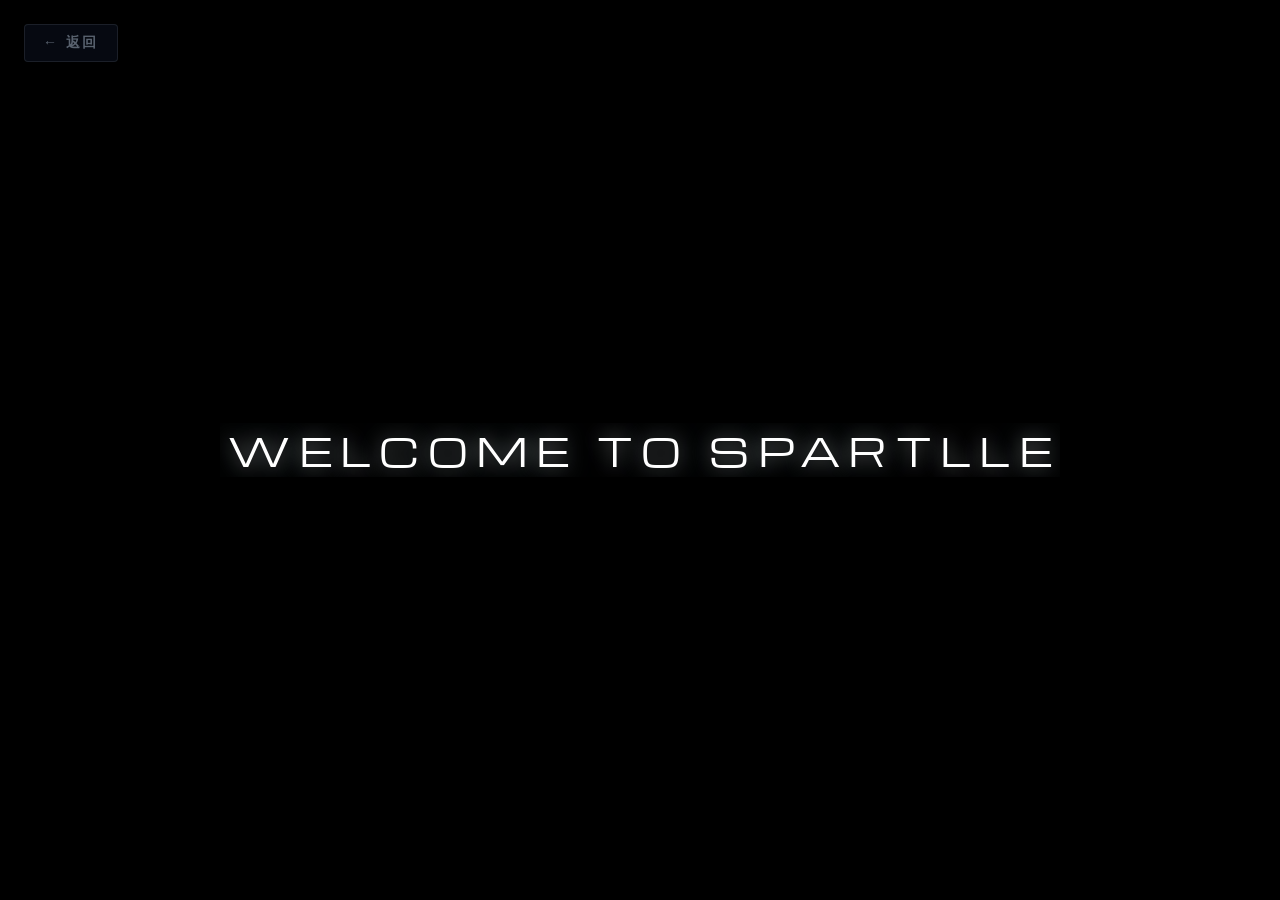
<file: story.html>
<!DOCTYPE html>
<html lang="zh-CN">
<head>
<meta charset="UTF-8">
<meta name="viewport" content="width=device-width, initial-scale=1">
<title>Spartlle · 剧情</title>
<link rel="preconnect" href="https://fonts.googleapis.com">
<link rel="preconnect" href="https://fonts.gstatic.com" crossorigin>
<link href="https://fonts.googleapis.com/css2?family=Michroma&family=Rajdhani:wght@400;600;700&display=swap" rel="stylesheet">
<style>
  * { box-sizing: border-box; margin: 0; padding: 0; }
  html, body {
    width: 100%; height: 100%;
    overflow: hidden;
    background: #000;
    color: #cbd5e1;
    font-family: 'Rajdhani', -apple-system, BlinkMacSystemFont, "Segoe UI", system-ui, sans-serif;
    user-select: none;
  }

  #starfield {
    position: fixed; inset: 0;
    display: block; z-index: 0;
    opacity: 0;
    transition: opacity 2s ease-in-out;
  }
  #starfield.visible { opacity: 1; }

  .vignette {
    position: fixed; inset: 0;
    background: radial-gradient(ellipse at center, transparent 30%, rgba(0,0,0,0.9) 100%);
    pointer-events: none; z-index: 1;
    opacity: 0;
    transition: opacity 2s ease-in-out;
  }
  .vignette.visible { opacity: 1; }

  /* ===== 屏幕容器 ===== */
  .screen {
    position: fixed;
    inset: 0;
    display: flex;
    align-items: center;
    justify-content: center;
    opacity: 0;
    pointer-events: none;
    transition: opacity 1.2s ease-in-out;
    z-index: 2;
    padding: 20px;
  }
  .screen.active {
    opacity: 1;
    pointer-events: auto;
  }

  /* ===== 第一屏：WELCOME ===== */
  .welcome-text {
    font-family: 'Michroma', sans-serif;
    font-size: clamp(16px, 3vw, 38px);
    letter-spacing: 0.22em;
    text-indent: 0.22em;
    color: #ffffff;
    text-align: center;
    opacity: 0;
    transition: opacity 1.4s ease-in-out;
    text-shadow:
      0 0 20px rgba(255,255,255,0.5),
      0 0 60px rgba(125,211,252,0.3);
    white-space: nowrap;
    max-width: 90vw;
    overflow: hidden;
  }
  .welcome-text.fade-in { opacity: 1; }
  .welcome-text.fade-out { opacity: 0; }

  /* ===== 第二屏：剧情 ===== */
  .story-content {
    width: 100%;
    max-width: 720px;
    max-height: 80vh;
    overflow-y: auto;
    padding: 20px 10px;
    scrollbar-width: thin;
    scrollbar-color: rgba(96,165,250,0.3) transparent;
  }
  .story-content::-webkit-scrollbar { width: 4px; }
  .story-content::-webkit-scrollbar-track { background: transparent; }
  .story-content::-webkit-scrollbar-thumb {
    background: rgba(96,165,250,0.25);
    border-radius: 2px;
  }

  .story-line {
    font-family: 'Songti SC', 'STSong', 'SimSun', 'Noto Serif SC', serif;
    font-size: clamp(15px, 1.6vw, 18px);
    line-height: 1.95;
    color: #cbd5e1;
    text-align: left;
    margin-bottom: 16px;
    opacity: 0;
    transform: translateY(14px);
    transition: opacity 0.9s cubic-bezier(0.2, 0.9, 0.3, 1),
                transform 0.9s cubic-bezier(0.2, 0.9, 0.3, 1),
                color 0.3s;
  }
  .story-line.show {
    opacity: 1;
    transform: translateY(0);
  }

  .story-line.dialogue {
    color: #7dd3fc;
    padding-left: 20px;
    border-left: 2px solid rgba(125,211,252,0.4);
    text-shadow: 0 0 12px rgba(125,211,252,0.3);
  }

  .story-line.monologue {
    color: #94a3b8;
    font-style: italic;
  }

  .story-line.emphasis {
    color: #fde68a;
    font-size: clamp(17px, 1.9vw, 21px);
    text-shadow: 0 0 16px rgba(253,230,138,0.5);
    font-weight: 600;
  }

  /* ===== 返回按钮 ===== */
  .back-btn {
    position: fixed;
    top: 24px;
    left: 24px;
    z-index: 20;
    display: flex; align-items: center; gap: 8px;
    padding: 9px 18px;
    background: rgba(15,23,42,0.7);
    border: 1px solid rgba(148,163,184,0.25);
    border-radius: 4px;
    color: #94a3b8;
    font-family: 'Rajdhani', sans-serif;
    font-size: 14px; font-weight: 700;
    letter-spacing: 0.2em;
    cursor: pointer;
    transition: all 0.22s cubic-bezier(0.2, 0.9, 0.3, 1);
    backdrop-filter: blur(6px);
    opacity: 0.6;
  }
  .back-btn:hover {
    opacity: 1;
    color: #fff;
    border-color: #60a5fa;
    box-shadow: 0 0 18px rgba(96,165,250,0.5);
    transform: translateY(-1px);
  }
  .back-btn:active { transform: translateY(0) scale(0.98); }

  /* ===== 继续按钮 ===== */
  .continue-btn {
    position: fixed;
    bottom: 60px;
    left: 50%;
    transform: translateX(-50%) translateY(20px);
    z-index: 20;
    padding: 14px 44px;
    background: linear-gradient(180deg, rgba(15,23,42,0.9) 0%, rgba(8,12,24,0.95) 100%);
    border: 1.5px solid rgba(96,165,250,0.5);
    border-radius: 6px;
    color: #7dd3fc;
    font-family: 'Michroma', sans-serif;
    font-size: 13px;
    letter-spacing: 0.4em;
    text-indent: 0.4em;
    cursor: pointer;
    opacity: 0;
    pointer-events: none;
    transition: all 0.5s cubic-bezier(0.2, 0.9, 0.3, 1);
    box-shadow:
      0 0 0 1px rgba(96,165,250,0.2),
      0 0 40px rgba(96,165,250,0.35);
  }
  .continue-btn.show {
    opacity: 1;
    pointer-events: auto;
    transform: translateX(-50%) translateY(0);
  }
  .continue-btn:hover {
    color: #fff;
    border-color: #60a5fa;
    box-shadow:
      0 0 0 1px rgba(96,165,250,0.5),
      0 0 50px rgba(96,165,250,0.6);
    transform: translateX(-50%) translateY(-2px);
  }
  .continue-btn:active {
    transform: translateX(-50%) translateY(0) scale(0.98);
  }
</style>
</head>
<body>

<canvas id="starfield"></canvas>
<div class="vignette" id="vignette"></div>

<!-- 第一屏 -->
<div class="screen active" id="screenWelcome">
  <div class="welcome-text" id="welcomeText">WELCOME TO SPARTLLE</div>
</div>

<!-- 第二屏 -->
<div class="screen" id="screenStory">
  <div class="story-content" id="storyContent"></div>
</div>

<!-- 返回按钮 -->
<button class="back-btn" id="backBtn">← 返回</button>

<!-- 继续按钮 -->
<button class="continue-btn" id="continueBtn">继 续 →</button>

<script src="js/util.js"></script>
<script src="js/icons.js"></script>
<script src="js/pieces.js"></script>
<script src="js/starfield.js"></script>
<script src="js/save.js"></script>
<script>
(() => {
  'use strict';

  // ==================== 剧情数据 ====================
  const STORIES = {
    'c1-l1': [
      { text: '大宇宙联邦，一个伟大的国度。', type: 'narrator' },
      { text: 'CORER，是联邦 1 万亿注册意识体的叠加产物，它反映着联邦的民主。', type: 'narrator' },
      { text: '“我们遭遇了外来势力的入侵。它们要来了。”', type: 'dialogue' },
      { text: '你，一个高级工程师。', type: 'narrator' },
      { text: '“我或许可以控制我的自动装备，试图击退，乃至剿灭它们。”', type: 'dialogue' },
      { text: 'CORER 相信你，因为你的科技在大宇宙联邦的盛世时曾绽放绚丽的光彩。', type: 'narrator' },
      { text: '时间过得真快啊。那时候，得 300 万年以前了吧......', type: 'monologue' },
      { text: '“我接受任务。我保证不让联邦失望！”', type: 'dialogue' },
      { text: '你缓缓敬了礼。', type: 'narrator' },
      { text: '你深知，前方的路并不好走。', type: 'narrator' },
      { text: '但你充满了决心。', type: 'emphasis' },
    ],
  };

  // ==================== 读 URL 参数 ====================
  function getParams() {
    const p = new URLSearchParams(window.location.search);
    return {
      c: parseInt(p.get('c') || '1', 10),
      l: parseInt(p.get('l') || '1', 10),
    };
  }
  const { c, l } = getParams();
  const storyKey = `c${c}-l${l}`;
  const lines = STORIES[storyKey] || [
    { text: '（本关暂无剧情）', type: 'narrator' },
  ];

  // ==================== DOM ====================
  const screenWelcome = document.getElementById('screenWelcome');
  const screenStory = document.getElementById('screenStory');
  const welcomeText = document.getElementById('welcomeText');
  const storyContent = document.getElementById('storyContent');
  const starfield = document.getElementById('starfield');
  const vignette = document.getElementById('vignette');
  const continueBtn = document.getElementById('continueBtn');
  const backBtn = document.getElementById('backBtn');

  SL.initStarfield(starfield, { count: 220, mode: 'layered', twinkle: true });

  // ==================== 剧情流程 ====================
  let storyRevealTimer = null;
  let revealedCount = 0;

  function startStoryReveal() {
    revealedCount = 0;
    revealNext();
    storyContent.addEventListener('click', fastForward);
  }

  function revealNext() {
    if (revealedCount >= lines.length) {
      setTimeout(() => {
        continueBtn.classList.add('show');
      }, 800);
      return;
    }

    const item = lines[revealedCount];
    const lineEl = document.createElement('div');
    lineEl.className = 'story-line';
    if (item.type === 'dialogue') lineEl.classList.add('dialogue');
    if (item.type === 'monologue') lineEl.classList.add('monologue');
    if (item.type === 'emphasis') lineEl.classList.add('emphasis');
    lineEl.textContent = item.text;
    storyContent.appendChild(lineEl);

    requestAnimationFrame(() => {
      lineEl.classList.add('show');
      storyContent.scrollTop = storyContent.scrollHeight;
    });

    revealedCount++;
    storyRevealTimer = setTimeout(revealNext, 1200);
  }

  function fastForward() {
    if (revealedCount >= lines.length) return;
    if (storyRevealTimer) clearTimeout(storyRevealTimer);
    while (revealedCount < lines.length) {
      const item = lines[revealedCount];
      const lineEl = document.createElement('div');
      lineEl.className = 'story-line';
      if (item.type === 'dialogue') lineEl.classList.add('dialogue');
      if (item.type === 'monologue') lineEl.classList.add('monologue');
      if (item.type === 'emphasis') lineEl.classList.add('emphasis');
      lineEl.textContent = item.text;
      storyContent.appendChild(lineEl);
      requestAnimationFrame(() => lineEl.classList.add('show'));
      revealedCount++;
    }
    storyContent.scrollTop = storyContent.scrollHeight;
    setTimeout(() => continueBtn.classList.add('show'), 500);
    storyContent.removeEventListener('click', fastForward);
  }

  // ==================== 启动时间线 ====================
  function runTimeline() {
    setTimeout(() => {
      welcomeText.classList.add('fade-in');
    }, 300);

    setTimeout(() => {
      welcomeText.classList.remove('fade-in');
      welcomeText.classList.add('fade-out');
    }, 4500);

    setTimeout(() => {
      screenWelcome.classList.remove('active');
      starfield.classList.add('visible');
      vignette.classList.add('visible');
      screenStory.classList.add('active');
      setTimeout(startStoryReveal, 1200);
    }, 6000);
  }

  // ==================== 事件绑定 ====================
  backBtn.addEventListener('click', () => {
    if (storyRevealTimer) clearTimeout(storyRevealTimer);
    window.location.href = 'adventure.html';
  });

  continueBtn.addEventListener('click', () => {
    window.location.href = 'adventure.html';
  });

  document.addEventListener('keydown', (e) => {
    if (e.key === 'Escape') {
      if (storyRevealTimer) clearTimeout(storyRevealTimer);
      window.location.href = 'adventure.html';
    }
  });

  // ==================== 启动 ====================
  runTimeline();


  window.__story = { lines, fastForward, get revealed() { return revealedCount; } };
})();
</script>
</body>
</html>
</file>
<file: css/piecesheet.css>
/* Spartlle 共享样式：棋子选择条（.ps-*）+ 一条固定底栏（.dock-*）。
   1-1 / 1-2 / game 三个页面共用，避免三份各写各的、移动端表现不一致。

   用法：<link rel="stylesheet" href="css/piecesheet.css">
   结构：<div class="ps-sheet"> 由 SL.piecesheet.renderSheet 填充 <button class="ps-btn"> */

:root {
  --ps-bg: rgba(10, 14, 28, 0.96);
  --ps-border: rgba(148, 163, 184, 0.28);
  --ps-border-hot: #fbbf24;
  --ps-text: #e2e8f0;
  --ps-dim: #94a3b8;
  --ps-gold: #fbbf24;
  --ps-safe-b: env(safe-area-inset-bottom, 0px);

  /* 底栏高度：由各页面按需覆盖。fitCanvas 会读这个值给棋盘留位置。 */
  --dock-h: 120px;
}

/* ---------------- 棋子条 ---------------- */
.ps-sheet {
  display: grid;
  grid-template-columns: repeat(var(--ps-cols, 6), minmax(0, 1fr));
  gap: 6px;
  width: 100%;
}

.ps-btn {
  position: relative;
  display: flex;
  flex-direction: column;
  align-items: center;
  justify-content: center;
  gap: 1px;
  padding: 5px 3px 4px;
  min-height: 66px;
  background: linear-gradient(180deg, rgba(15, 23, 42, 0.9) 0%, rgba(8, 12, 24, 0.97) 100%);
  border: 1.5px solid var(--ps-border);
  border-radius: 9px;
  color: var(--ps-text);
  font-family: inherit;
  cursor: pointer;
  -webkit-tap-highlight-color: transparent;
  touch-action: manipulation;
  overflow: hidden;
  transition: border-color 0.16s, background 0.16s, transform 0.16s;
}

.ps-btn:active { transform: translateY(1px) scale(0.985); }

.ps-btn.active {
  border-color: var(--ps-border-hot);
  background: linear-gradient(180deg, rgba(120, 53, 15, 0.45) 0%, rgba(60, 25, 10, 0.97) 100%);
  box-shadow: 0 0 12px rgba(251, 191, 36, 0.35);
}

.ps-btn:disabled,
.ps-btn.ps-poor,
.ps-btn.ps-locked {
  opacity: 0.38;
  filter: grayscale(0.55);
}

.ps-icon {
  width: 26px;
  height: 26px;
  display: block;
  flex-shrink: 0;
}

.ps-text {
  display: flex;
  flex-direction: column;
  align-items: center;
  line-height: 1.1;
  min-width: 0;
  width: 100%;
}

.ps-name {
  font-size: 11px;
  font-weight: 700;
  white-space: nowrap;
  overflow: hidden;
  text-overflow: ellipsis;
  max-width: 100%;
}

.ps-cost {
  font-size: 10px;
  font-weight: 700;
  color: var(--ps-gold);
  font-variant-numeric: tabular-nums;
}

.ps-cost::before { content: '◆'; font-size: 8px; margin-right: 1px; }

/* ---------------- 棋子说明条 ---------------- */
/* 说明贴在棋子条上方，永远不盖住棋盘：它是底栏的一部分，不是浮层。 */
.ps-desc {
  display: none;
  align-items: flex-start;
  gap: 6px;
  width: 100%;
  padding: 6px 9px;
  border-radius: 7px;
  background: rgba(15, 23, 42, 0.9);
  border: 1px solid rgba(251, 191, 36, 0.32);
}

.ps-desc.show { display: flex; }

.ps-desc-icon {
  width: 24px;
  height: 24px;
  flex-shrink: 0;
  margin-top: 1px;
}

.ps-desc-body { min-width: 0; flex: 1; }

.ps-desc-head {
  display: flex;
  align-items: baseline;
  gap: 6px;
  flex-wrap: wrap;
  font-size: 12px;
  font-weight: 700;
  color: #fde68a;
  line-height: 1.25;
}

.ps-desc-tag {
  font-size: 10px;
  font-weight: 600;
  color: var(--ps-dim);
  letter-spacing: 0.02em;
}

.ps-desc-text {
  margin-top: 2px;
  font-size: 11.5px;
  line-height: 1.45;
  color: #cbd5e1;
  max-height: 46px;
  overflow-y: auto;
  -webkit-overflow-scrolling: touch;
}

/* ---------------- 底栏 ---------------- */
.dock {
  position: fixed;
  left: 0;
  right: 0;
  bottom: 0;
  z-index: 20;
  display: flex;
  flex-direction: column;
  align-items: center;
  gap: 6px;
  padding: 8px 10px calc(8px + var(--ps-safe-b));
  background: linear-gradient(0deg, rgba(5, 5, 13, 0.99) 0%, rgba(5, 5, 13, 0.88) 70%, rgba(5, 5, 13, 0) 100%);
  backdrop-filter: blur(6px);
  -webkit-backdrop-filter: blur(6px);
}

.dock-row {
  display: flex;
  align-items: stretch;
  gap: 6px;
  width: 100%;
  max-width: 720px;
}

.dock-aux {
  display: flex;
  flex-direction: column;
  gap: 4px;
  flex-shrink: 0;
}

.dock-aux .ps-btn,
.dock-aux button {
  min-height: 62px;
  padding: 4px 10px;
  border-radius: 9px;
  border: 1.5px solid var(--ps-border);
  background: rgba(15, 23, 42, 0.88);
  color: var(--ps-dim);
  font-family: inherit;
  font-size: 11px;
  font-weight: 700;
  cursor: pointer;
  -webkit-tap-highlight-color: transparent;
  touch-action: manipulation;
}

.dock-aux button:active { transform: translateY(1px); }
.dock-aux button:disabled { opacity: 0.35; cursor: not-allowed; }

/* 窄屏：把「跳过」这类单按钮压扁一些 */
@media (max-width: 480px) {
  .dock-aux button { min-height: 62px; padding: 4px 8px; font-size: 10px; writing-mode: vertical-rl; letter-spacing: 0.12em; }
}

/* 矮屏（横屏手机）：图标缩小，保证棋盘不被挤没 */
@media (max-height: 460px) {
  .ps-btn { min-height: 56px; padding: 4px 2px 3px; }
  .ps-icon { width: 22px; height: 22px; }
  .ps-name { font-size: 10px; }
  .ps-desc.show { padding: 4px 8px; }
  .ps-desc-text { font-size: 11px; max-height: 34px; }
  .dock-aux button { min-height: 56px; }
}

/* 宽屏：图标大一点，名称可以显示得更从容 */
@media (min-width: 700px) {
  .ps-icon { width: 34px; height: 34px; }
  .ps-btn { min-height: 78px; }
  .ps-name { font-size: 13px; }
  .ps-cost { font-size: 11px; }
  .dock-aux button { min-height: 78px; font-size: 12px; }
}

/* 高屏（普通手机竖屏）：棋子按钮放大到拇指好按的尺寸 */
@media (min-height: 700px) {
  .ps-btn { min-height: 82px; padding: 8px 4px 6px; }
  .ps-icon { width: 34px; height: 34px; }
  .ps-name { font-size: 13px; }
  .ps-cost { font-size: 11px; }
  .dock-aux button { min-height: 82px; }
}
</file>
